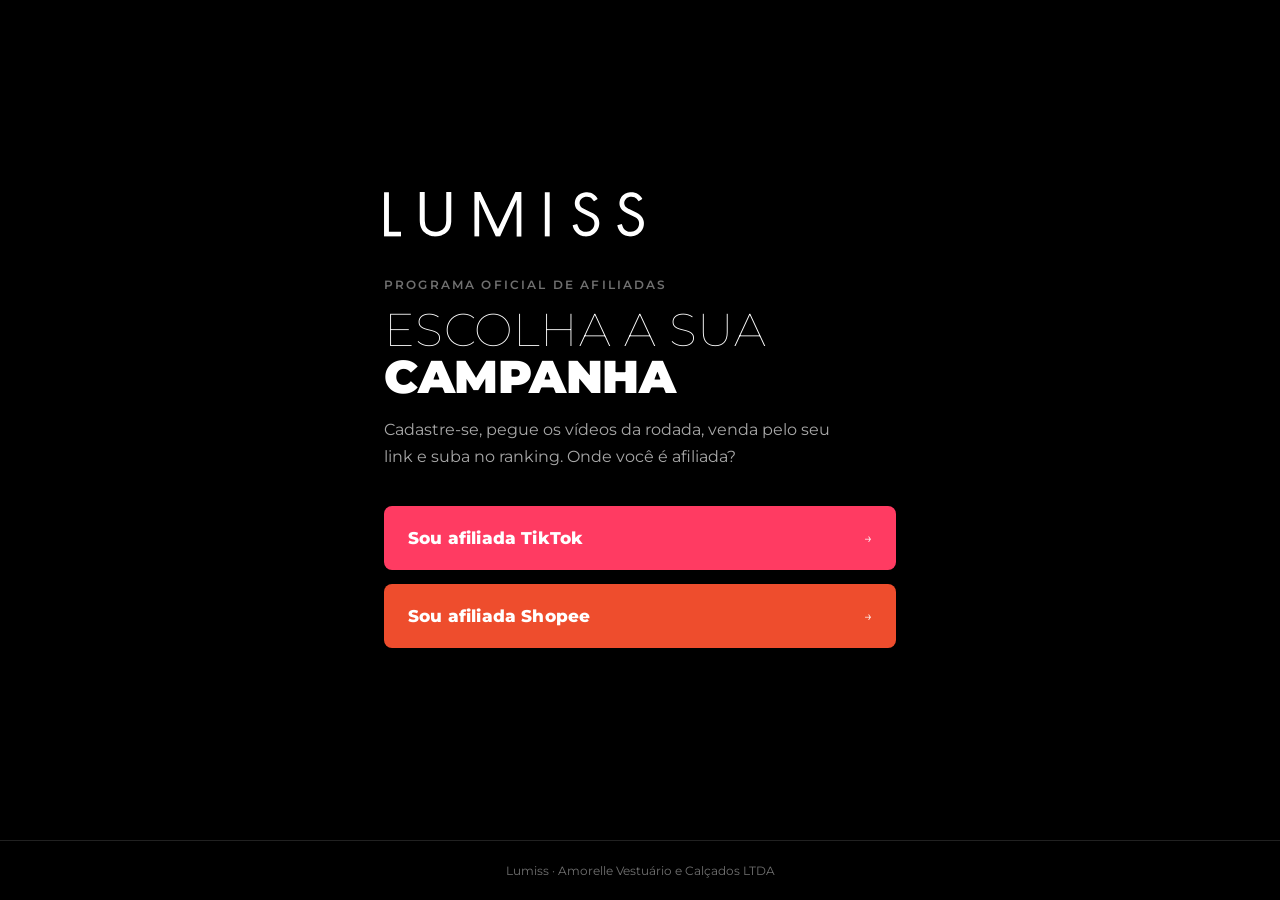
<file: index.html>
<!DOCTYPE html>
<html lang="pt-BR">
<head>
<meta charset="UTF-8">
<meta name="viewport" content="width=device-width, initial-scale=1.0">
<title>Lumiss · Programa de Afiliadas</title>
<meta name="theme-color" content="#000000">
<meta name="description" content="Programa oficial de afiliadas Lumiss: escolha a sua campanha — TikTok ou Shopee.">
<link rel="icon" type="image/png" href="[data-uri]">
<script>
  /* Link antigo do site do TikTok (ex.: afiliados.lumiss.com.br/#cadastro ou /?debug=1): vai para /tiktok/ com o mesmo pedaço. */
  if (location.hash || location.search) location.replace('/tiktok/' + location.search + location.hash);
</script>
<link rel="preconnect" href="https://fonts.googleapis.com">
<link rel="preconnect" href="https://fonts.gstatic.com" crossorigin>
<link href="https://fonts.googleapis.com/css2?family=Montserrat:wght@100..900&display=swap" rel="stylesheet">
<style>
  /* A ESCOLHA (01/11/2026): a raiz de afiliados.lumiss.com.br leva para o site de cada campanha. O mesmo visual dos dois sites:
     preto, Montserrat, a logo; cada botão na cor do seu site (o rosa do TikTok, o laranja da Shopee). */
  :root{
    color-scheme:dark;
    --bg:#000;
    --line:rgba(255,255,255,.13);
    --line-strong:rgba(255,255,255,.28);
    --ink:#fff;
    --ink-dim:rgba(255,255,255,.66);
    --ink-faint:rgba(255,255,255,.44);
    --tiktok:#ff3b62;
    --tiktok-hover:#ff5578;
    --shopee:#EE4D2D;
    --shopee-hover:#F2694C;
    --font:'Montserrat',system-ui,-apple-system,'Segoe UI',Roboto,sans-serif;
  }
  *{box-sizing:border-box;}
  html,body{height:100%;}
  body{
    margin:0;background:var(--bg);color:var(--ink);font-family:var(--font);
    -webkit-font-smoothing:antialiased;-moz-osx-font-smoothing:grayscale;
    display:flex;flex-direction:column;
  }
  main{
    flex:1;display:flex;flex-direction:column;justify-content:center;
    width:100%;max-width:560px;margin:0 auto;padding:48px 24px;
  }
  .logo{display:block;width:min(260px,70vw);height:auto;fill:currentColor;color:var(--ink);margin:0 0 40px;}
  .eyebrow{font-size:12px;font-weight:600;letter-spacing:.18em;text-transform:uppercase;color:var(--ink-faint);margin:0 0 14px;}
  h1{
    font-size:clamp(30px,8vw,46px);font-weight:100;text-transform:uppercase;line-height:1.04;
    letter-spacing:.01em;margin:0 0 16px;
  }
  h1 b{font-weight:900;letter-spacing:-.01em;}
  .lead{font-size:16px;line-height:1.65;color:var(--ink-dim);margin:0 0 36px;max-width:42ch;}
  .escolhas{display:grid;gap:14px;}
  .btn{
    display:flex;align-items:center;justify-content:space-between;gap:12px;
    color:#fff;text-decoration:none;font-weight:800;font-size:17px;letter-spacing:.01em;
    padding:22px 24px;border-radius:8px;
    transition:transform .15s ease, background .15s ease;
  }
  .btn span{font-weight:400;font-size:14px;opacity:.9;}
  .btn:hover{transform:translateY(-1px);}
  .btn:focus-visible{outline:2px solid var(--ink);outline-offset:3px;}
  .btn.tiktok{background:var(--tiktok);}
  .btn.tiktok:hover{background:var(--tiktok-hover);}
  .btn.shopee{background:var(--shopee);}
  .btn.shopee:hover{background:var(--shopee-hover);}
  footer{
    border-top:1px solid var(--line);padding:22px 24px;text-align:center;
    font-size:12px;color:var(--ink-faint);
  }
  @media (prefers-reduced-motion: reduce){ .btn{transition:none;} .btn:hover{transform:none;} }
</style>
</head>
<body>
<svg width="0" height="0" style="position:absolute" aria-hidden="true" focusable="false"><symbol id="lumiss-logo" viewBox="0 0 1000 171.8"><path d="M528.4 171.7 L510.5 171.7 L510.3 171.5 L510.1 30.2 L446.5 170.8 L446.2 171.0 L430.0 170.9 L366.1 30.2 L366.0 171.0 L347.8 171.2 L347.7 0.1 L370.9 0.1 L438.5 142.3 L505.2 0.1 L528.4 0.0 L528.4 171.7ZM198.5 171.3 L194.1 171.2 L189.1 170.7 L184.7 169.9 L179.8 168.6 L175.2 167.0 L170.4 164.9 L162.0 160.2 L159.0 158.1 L155.3 155.1 L152.6 152.5 L149.3 148.7 L146.7 145.0 L144.7 141.8 L142.8 137.7 L141.2 133.8 L139.5 127.9 L138.4 122.4 L137.8 116.7 L137.4 108.8 L137.4 0.3 L156.5 0.4 L156.7 107.0 L157.0 112.9 L157.8 119.3 L159.0 126.6 L160.1 130.7 L162.1 134.7 L165.5 139.3 L169.6 143.1 L174.2 146.4 L179.1 149.0 L184.7 151.1 L190.5 152.4 L196.4 152.9 L202.0 152.8 L208.5 151.7 L214.1 150.0 L220.1 147.3 L225.4 143.9 L229.8 139.9 L233.3 135.5 L235.6 130.9 L237.0 126.6 L238.1 121.8 L238.7 116.4 L239.3 108.3 L239.4 0.4 L258.6 0.4 L258.8 2.0 L258.8 25.9 L258.6 112.1 L258.1 118.4 L257.3 123.7 L256.1 129.3 L254.6 134.6 L253.0 138.5 L251.2 142.1 L248.8 145.9 L246.7 148.8 L244.2 151.7 L241.2 154.7 L237.4 157.9 L234.0 160.2 L229.8 162.7 L225.4 164.9 L220.4 167.0 L216.1 168.5 L211.8 169.6 L207.1 170.5 L198.5 171.3ZM65.3 171.1 L-0.1 171.0 L0.0 0.8 L18.8 0.9 L18.8 153.4 L65.3 153.4 L65.3 171.1ZM637.3 171.0 L618.5 171.0 L618.6 0.9 L637.2 0.9 L637.3 1.0 L637.3 171.0ZM950.5 170.8 L945.4 170.8 L941.3 170.5 L936.4 169.7 L932.3 168.7 L928.1 167.3 L924.1 165.4 L920.2 163.2 L916.0 160.2 L912.7 157.4 L909.4 153.9 L906.4 150.0 L904.2 146.5 L902.0 142.1 L900.4 138.5 L898.8 133.9 L897.3 128.3 L914.8 123.4 L917.8 132.1 L919.7 136.5 L922.7 141.4 L926.2 145.2 L930.2 148.5 L934.9 151.0 L940.3 152.6 L945.0 153.3 L949.8 153.3 L956.0 152.4 L960.8 150.9 L965.9 148.5 L969.3 146.1 L973.0 142.7 L976.4 138.1 L978.5 134.0 L979.8 130.4 L980.8 125.8 L981.3 121.5 L981.1 117.5 L980.3 113.4 L979.3 110.4 L977.3 106.7 L975.1 103.9 L971.3 100.3 L966.4 97.2 L934.7 81.3 L926.2 76.6 L919.4 72.1 L915.1 68.2 L913.0 65.7 L911.0 62.8 L908.1 57.1 L906.4 51.1 L905.8 46.1 L905.8 40.9 L906.1 37.2 L907.2 32.3 L908.5 28.2 L910.5 23.8 L912.9 19.6 L916.2 15.4 L919.1 12.5 L923.2 9.4 L926.8 7.1 L931.8 4.8 L936.5 3.1 L942.0 1.8 L946.6 1.1 L951.8 0.9 L957.9 1.3 L965.1 2.7 L971.3 4.9 L976.2 7.5 L981.6 11.4 L986.7 16.3 L991.3 22.3 L993.3 25.7 L993.6 26.7 L979.5 35.7 L970.8 25.2 L967.6 22.7 L963.5 20.6 L957.9 18.9 L952.3 18.2 L946.2 18.6 L940.6 20.1 L935.7 22.4 L932.2 25.1 L929.1 28.4 L926.5 32.5 L924.8 37.0 L924.0 41.5 L924.2 45.6 L925.4 50.3 L927.1 53.7 L929.2 56.6 L931.8 59.1 L934.5 61.0 L939.6 64.0 L945.1 66.8 L972.4 79.8 L980.3 84.6 L985.9 89.2 L988.8 92.2 L991.8 96.0 L994.5 100.3 L996.5 104.4 L998.0 108.3 L999.1 112.9 L999.8 117.3 L999.9 122.6 L999.5 127.5 L998.7 131.7 L997.4 136.1 L995.7 140.3 L993.4 144.9 L990.8 148.9 L987.8 152.7 L984.7 155.9 L981.2 159.0 L977.0 162.1 L972.8 164.5 L969.0 166.3 L963.8 168.3 L959.9 169.4 L955.2 170.3 L950.5 170.8ZM779.7 171.0 L774.0 171.1 L769.8 170.7 L765.4 169.9 L761.0 168.7 L757.1 167.2 L752.9 165.3 L748.1 162.4 L744.6 159.8 L741.3 157.0 L737.7 153.3 L734.8 149.5 L732.5 146.1 L729.9 141.2 L728.2 137.3 L726.8 133.1 L725.6 128.3 L743.1 123.3 L744.7 128.2 L748.9 137.8 L750.9 141.2 L754.1 144.9 L758.6 148.4 L763.7 151.1 L768.6 152.6 L774.4 153.4 L779.6 153.3 L784.8 152.4 L789.7 150.8 L793.8 148.7 L798.1 145.6 L801.6 142.1 L804.5 138.2 L806.5 134.3 L808.0 130.5 L808.9 126.6 L809.4 121.8 L809.3 118.2 L808.6 114.2 L807.6 110.8 L805.8 107.1 L803.7 104.3 L799.7 100.4 L795.4 97.6 L762.2 80.9 L754.0 76.3 L747.8 72.3 L743.0 67.8 L739.3 63.0 L736.6 57.6 L735.4 54.2 L734.6 51.0 L734.0 45.6 L734.0 41.4 L734.5 36.6 L735.5 31.9 L737.1 27.3 L739.2 22.9 L741.8 18.7 L744.8 15.0 L748.0 12.0 L751.6 9.2 L755.8 6.7 L761.0 4.4 L766.3 2.7 L771.0 1.7 L776.7 1.0 L781.4 1.0 L787.7 1.5 L794.4 3.1 L799.8 5.2 L805.6 8.3 L810.9 12.4 L814.9 16.3 L818.8 21.4 L821.9 26.7 L807.8 35.7 L798.8 25.0 L795.7 22.6 L791.7 20.6 L786.5 19.0 L781.0 18.4 L774.9 18.6 L769.3 20.0 L764.8 21.9 L760.9 24.6 L757.9 27.8 L755.0 32.1 L753.0 37.0 L752.2 41.9 L752.5 46.3 L753.7 50.4 L755.2 53.6 L757.3 56.4 L760.1 59.2 L763.0 61.3 L768.6 64.5 L791.4 75.6 L804.0 82.1 L811.2 86.5 L816.0 90.4 L819.0 93.5 L821.3 96.7 L823.5 100.5 L825.1 104.0 L826.4 108.0 L827.3 112.1 L828.0 117.5 L828.1 121.2 L827.7 126.3 L826.9 130.9 L825.7 135.4 L824.1 139.8 L822.0 144.1 L819.7 147.8 L816.8 151.8 L814.0 155.0 L810.2 158.5 L806.5 161.4 L801.8 164.4 L798.0 166.4 L794.2 167.9 L789.3 169.5 L784.3 170.5 L779.7 171.0Z"/></symbol></svg>
<main>
  <svg class="logo" viewBox="0 0 1000 171.8" role="img" aria-label="Lumiss"><use href="#lumiss-logo"/></svg>
  <p class="eyebrow">Programa oficial de afiliadas</p>
  <h1>Escolha a sua <b>campanha</b></h1>
  <p class="lead">Cadastre-se, pegue os vídeos da rodada, venda pelo seu link e suba no ranking. Onde você é afiliada?</p>
  <nav class="escolhas" aria-label="Campanhas">
    <a class="btn tiktok" href="/tiktok/">Sou afiliada TikTok <span>→</span></a>
    <a class="btn shopee" href="/shopee/">Sou afiliada Shopee <span>→</span></a>
  </nav>
</main>
<footer>Lumiss · Amorelle Vestuário e Calçados LTDA</footer>
</body>
</html>
</file>
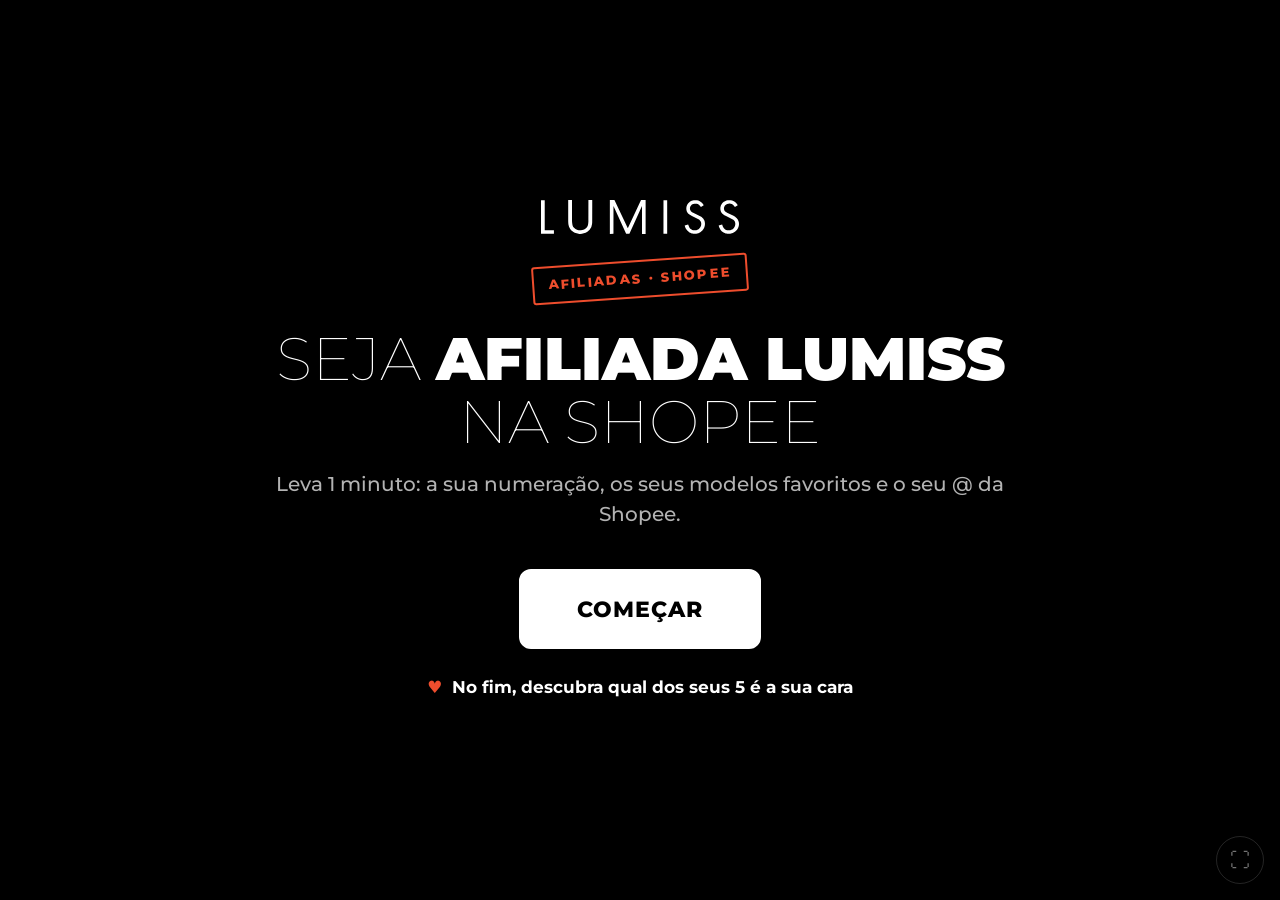
<file: match/index.html>
<!doctype html>
<html lang="pt-BR">
<head>
<meta charset="utf-8">
<meta name="viewport" content="width=device-width, initial-scale=1, viewport-fit=cover">
<title>LUMISS · Afiliadas Shopee</title>
<meta name="description" content="Cadastro de afiliadas LUMISS na Shopee — estande do evento.">
<meta name="robots" content="noindex">
<meta name="theme-color" content="#000000">
<meta name="format-detection" content="telephone=no">
<meta name="apple-mobile-web-app-capable" content="yes">
<meta name="mobile-web-app-capable" content="yes">
<meta name="apple-mobile-web-app-title" content="LUMISS">
<link rel="manifest" href="manifest.webmanifest">
<link rel="icon" type="image/png" href="../favicon.png">
<link rel="apple-touch-icon" href="icons/icon-180.png">
<link rel="preconnect" href="https://fonts.googleapis.com">
<link rel="preconnect" href="https://fonts.gstatic.com" crossorigin>
<link rel="stylesheet" href="https://fonts.googleapis.com/css2?family=Montserrat:wght@100..900&display=swap">
<link rel="stylesheet" href="styles.css">
<script src="config.js"></script>
<script src="/comum/cadastro.js"></script>
<script src="app.js" defer></script>
</head>
<body>
<main id="app">

  <!-- Início: a tela parada entre uma afiliada e outra -->
  <section class="tela tela-inicio" id="tela-inicio">
    <div class="inicio-conteudo">
      <img class="logo logo-grande" src="logo.svg" alt="LUMISS">
      <p class="carimbo">Afiliadas · Shopee</p>
      <h1 class="inicio-titulo">Seja <b>afiliada LUMISS</b> na Shopee</h1>
      <p class="inicio-sub">Leva 1 minuto: a sua numeração, os seus modelos favoritos e o seu @ da Shopee.</p>
      <button type="button" class="botao botao-grande botao-respira" id="botao-comecar">Começar</button>
      <p class="inicio-brincadeira">No fim, descubra qual dos seus 5 é a sua cara</p>
    </div>
    <button type="button" class="botao-telacheia" id="botao-telacheia" title="Tela cheia" aria-label="Tela cheia">⛶</button>
  </section>

  <form id="formulario" novalidate autocomplete="off">
    <input type="text" name="empresa" class="pote" tabindex="-1" autocomplete="off" aria-hidden="true">

    <!-- Passo 1: a numeração -->
    <section class="tela passo" id="passo-1" hidden>
      <header class="passo-topo">
        <img class="logo" src="logo.svg" alt="LUMISS">
        <div class="progresso" aria-hidden="true"><span style="width:33%"></span></div>
        <p class="passo-contador">Passo 1 de 3</p>
        <h2 class="passo-titulo" tabindex="-1">Qual é a sua numeração?</h2>
      </header>
      <div class="passo-corpo">
        <fieldset class="campo" data-campo="numero">
          <legend class="visualmente-oculto">Numeração</legend>
          <div class="chips chips-numero" id="lista-numeros"></div>
          <p class="erro" data-erro="numero" hidden></p>
        </fieldset>
      </div>
      <footer class="passo-rodape">
        <button type="button" class="botao botao-secundario" data-voltar>Voltar</button>
        <button type="button" class="botao" data-avancar>Continuar</button>
      </footer>
    </section>

    <!-- Passo 2: os 5 favoritos -->
    <section class="tela passo" id="passo-2" hidden>
      <header class="passo-topo">
        <img class="logo" src="logo.svg" alt="LUMISS">
        <div class="progresso" aria-hidden="true"><span style="width:66%"></span></div>
        <p class="passo-contador">Passo 2 de 3</p>
        <h2 class="passo-titulo" tabindex="-1">Marque os 5 modelos com a sua cara <span class="contador" id="contador-favoritos">0 de 5</span></h2>
      </header>
      <div class="passo-corpo">
        <fieldset class="campo" data-campo="favoritos">
          <legend class="visualmente-oculto">Os 5 modelos favoritos</legend>
          <div class="produtos" id="lista-produtos"></div>
          <p class="erro" data-erro="favoritos" hidden></p>
        </fieldset>
      </div>
      <footer class="passo-rodape">
        <button type="button" class="botao botao-secundario" data-voltar>Voltar</button>
        <button type="button" class="botao" data-avancar>Continuar</button>
      </footer>
    </section>

    <!-- Passo 3: o cadastro -->
    <section class="tela passo" id="passo-3" hidden>
      <header class="passo-topo">
        <img class="logo" src="logo.svg" alt="LUMISS">
        <div class="progresso" aria-hidden="true"><span style="width:100%"></span></div>
        <p class="passo-contador">Passo 3 de 3</p>
        <h2 class="passo-titulo" tabindex="-1">Quem é você na Shopee</h2>
      </header>
      <div class="passo-corpo passo-corpo-cadastro">
        <div class="coluna">
          <div class="campo" data-campo="nome">
            <label for="f-nome">Seu nome</label>
            <input id="f-nome" name="nome" type="text" autocomplete="off" autocapitalize="words" enterkeyhint="next" maxlength="120">
            <p class="erro" data-erro="nome" hidden></p>
          </div>
          <div class="campo" data-campo="perfil">
            <label for="f-perfil">Seu @ da Shopee</label>
            <div class="entrada-arroba">
              <span aria-hidden="true">@</span>
              <input id="f-perfil" name="perfil" type="text" autocomplete="off" autocapitalize="none" autocorrect="off" spellcheck="false" enterkeyhint="next" maxlength="80">
            </div>
            <p class="erro" data-erro="perfil" hidden></p>
          </div>
        </div>
        <div class="coluna">
          <fieldset class="campo" data-campo="formato">
            <legend>Você faz mais live ou vídeo?</legend>
            <div class="formatos">
              <label class="formato"><input type="radio" name="formato" value="live"><span>Live</span></label>
              <label class="formato"><input type="radio" name="formato" value="video"><span>Vídeo</span></label>
              <label class="formato"><input type="radio" name="formato" value="ambos"><span>Os dois</span></label>
            </div>
            <p class="erro" data-erro="formato" hidden></p>
          </fieldset>
          <div class="campo" data-campo="aceite">
            <label class="caixa">
              <input type="checkbox" name="aceite" id="f-aceite">
              <span>Aceito o <button type="button" class="link" id="abrir-regulamento">regulamento</button> e autorizo a LUMISS a guardar o meu nome, o meu @ da Shopee, o meu formato, a minha numeração e os meus 5 modelos favoritos para a parceria de afiliadas. Tenho 18 anos ou mais.</span>
            </label>
            <p class="erro" data-erro="aceite" hidden></p>
          </div>
        </div>
      </div>
      <footer class="passo-rodape">
        <button type="button" class="botao botao-secundario" data-voltar>Voltar</button>
        <button type="submit" class="botao" id="botao-enviar">Enviar cadastro</button>
      </footer>
    </section>
  </form>

  <!-- Final: o recebido e a brincadeira -->
  <section class="tela tela-final" id="tela-final" hidden>
    <!-- O status do envio: uma linha pequena no canto, sem disputar atenção -->
    <p class="final-envio" id="final-envio" role="status" aria-live="polite"></p>
    <div class="final-cartao">
      <!-- 1. o recebido (com confete), antes da 1ª pergunta -->
      <div class="recebido" id="recebido">
        <img class="logo logo-grande" src="logo.svg" alt="LUMISS">
        <h2 class="final-titulo" id="final-titulo" tabindex="-1">Cadastro recebido!</h2>
      </div>

      <!-- 2. as 3 perguntas, uma de cada vez (obrigatórias: sem botão de sair) -->
      <div class="jogo" id="jogo" hidden>
        <p class="jogo-chamada">Qual dos seus 5 favoritos <b>é a sua cara?</b></p>
        <p class="jogo-contador" id="jogo-contador"></p>
        <div class="jogo-quadro" id="jogo-quadro">
          <p class="jogo-pergunta" id="jogo-pergunta"></p>
          <div class="jogo-opcoes" id="jogo-opcoes"></div>
        </div>
      </div>

      <!-- 3. o par revelado (o cartão que vira, com confete), e só então a próxima afiliada -->
      <div class="resultado" id="resultado" hidden>
        <div class="resultado-foto" id="resultado-foto"></div>
        <div class="resultado-texto">
          <p class="rotulo">O seu estilo</p>
          <p class="resultado-estilo" id="resultado-estilo"></p>
          <p class="resultado-frase" id="resultado-frase"></p>
          <p class="resultado-modelo" id="resultado-modelo"></p>
        </div>
      </div>

      <div class="final-acoes" id="final-acoes" hidden>
        <button type="button" class="botao botao-grande" id="botao-proxima">Próxima afiliada</button>
        <p class="final-contagem" id="final-contagem"></p>
      </div>
    </div>
  </section>
  <canvas class="confete" id="confete" aria-hidden="true"></canvas>
</main>

<div class="sobreposicao" id="aviso-inatividade" hidden>
  <div class="sobreposicao-caixa" role="alertdialog" aria-labelledby="inatividade-titulo">
    <h2 id="inatividade-titulo">Ainda está aí?</h2>
    <p>A tela recomeça em <strong id="inatividade-segundos">15</strong> segundos para proteger os seus dados.</p>
    <div class="sobreposicao-botoes">
      <button type="button" class="botao botao-secundario" id="botao-recomecar">Recomeçar</button>
      <button type="button" class="botao" id="botao-continuar">Continuar</button>
    </div>
  </div>
</div>

<div class="sobreposicao" id="regulamento" hidden>
  <div class="sobreposicao-caixa regulamento" role="dialog" aria-labelledby="regulamento-titulo">
    <h2 id="regulamento-titulo">Regulamento</h2>
    <div class="regulamento-texto">
      <p><b>1. Quem organiza.</b> LUMISS (Amorelle Vestuário e Calçados LTDA — CNPJ 31.205.194/0001-95), no estande do evento da Shopee.</p>
      <p><b>2. O cadastro.</b> Para participar da parceria de afiliadas da LUMISS na Shopee, a afiliada informa: o nome, o @ da Shopee, o formato em que cria (live, vídeo ou os dois), a numeração e os 5 modelos favoritos entre os 20 do estande. Nada além disso é pedido.</p>
      <p><b>3. Para que servem os dados.</b> O nome e o @ servem para a LUMISS identificar a afiliada na Shopee e organizar a parceria. O formato, a numeração e os modelos favoritos são uma pesquisa interna, para a LUMISS conhecer o gosto das criadoras.</p>
      <p><b>4. A brincadeira.</b> Depois do cadastro, três perguntas mostram qual dos 5 favoritos combina com a afiliada. É só diversão: as respostas não são guardadas nem enviadas, e não valem prêmio.</p>
      <p><b>5. Sem sorteio.</b> Não há sorteio, roleta nem prêmio por sorte neste cadastro.</p>
      <p><b>6. Os dados (LGPD).</b> Os dados ficam guardados com segurança pela LUMISS, não são vendidos nem cedidos a terceiros, e a afiliada pode pedir a exclusão a qualquer momento pelos canais oficiais da LUMISS (Lei nº 13.709/2018).</p>
      <p><b>7. Idade.</b> O cadastro é para maiores de 18 anos.</p>
    </div>
    <div class="sobreposicao-botoes">
      <button type="button" class="botao" id="fechar-regulamento">Fechar</button>
    </div>
  </div>
</div>

<div class="aviso" id="aviso" role="status" aria-live="polite" hidden></div>
</body>
</html>
</file>
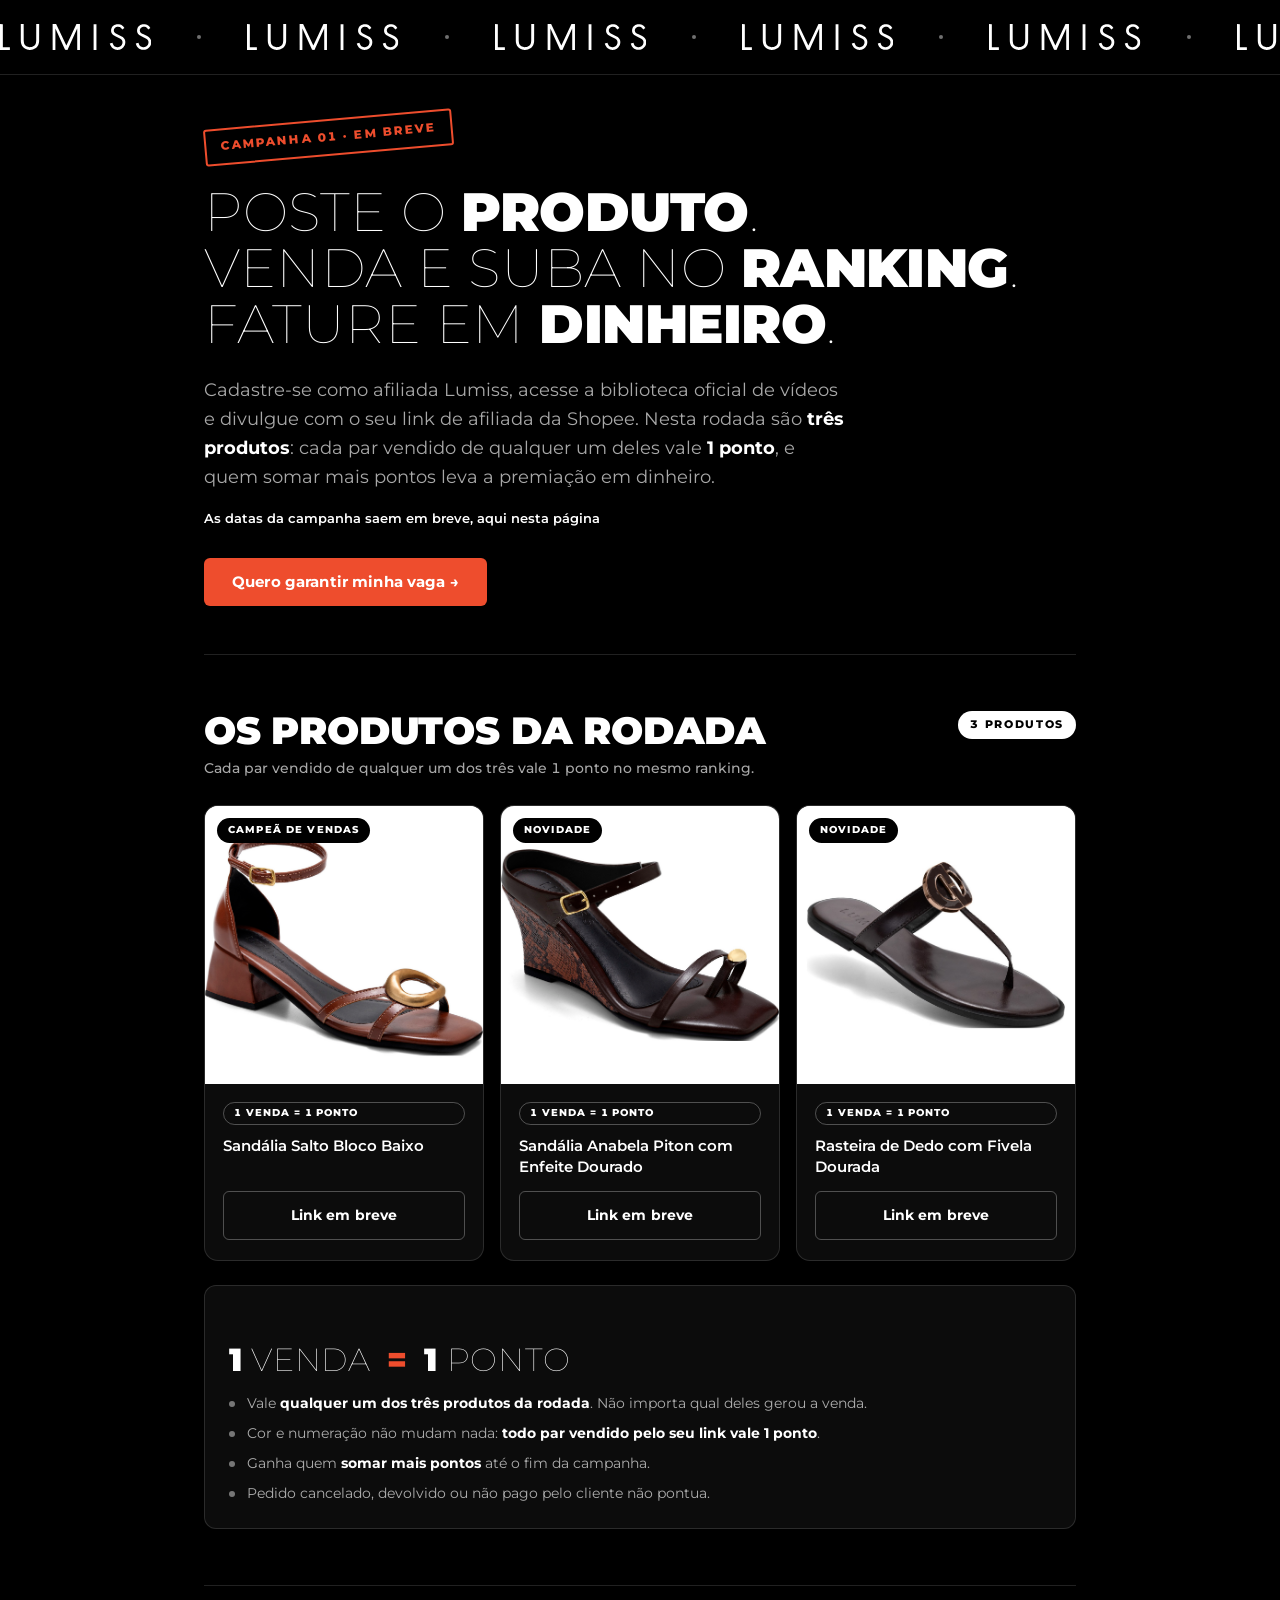
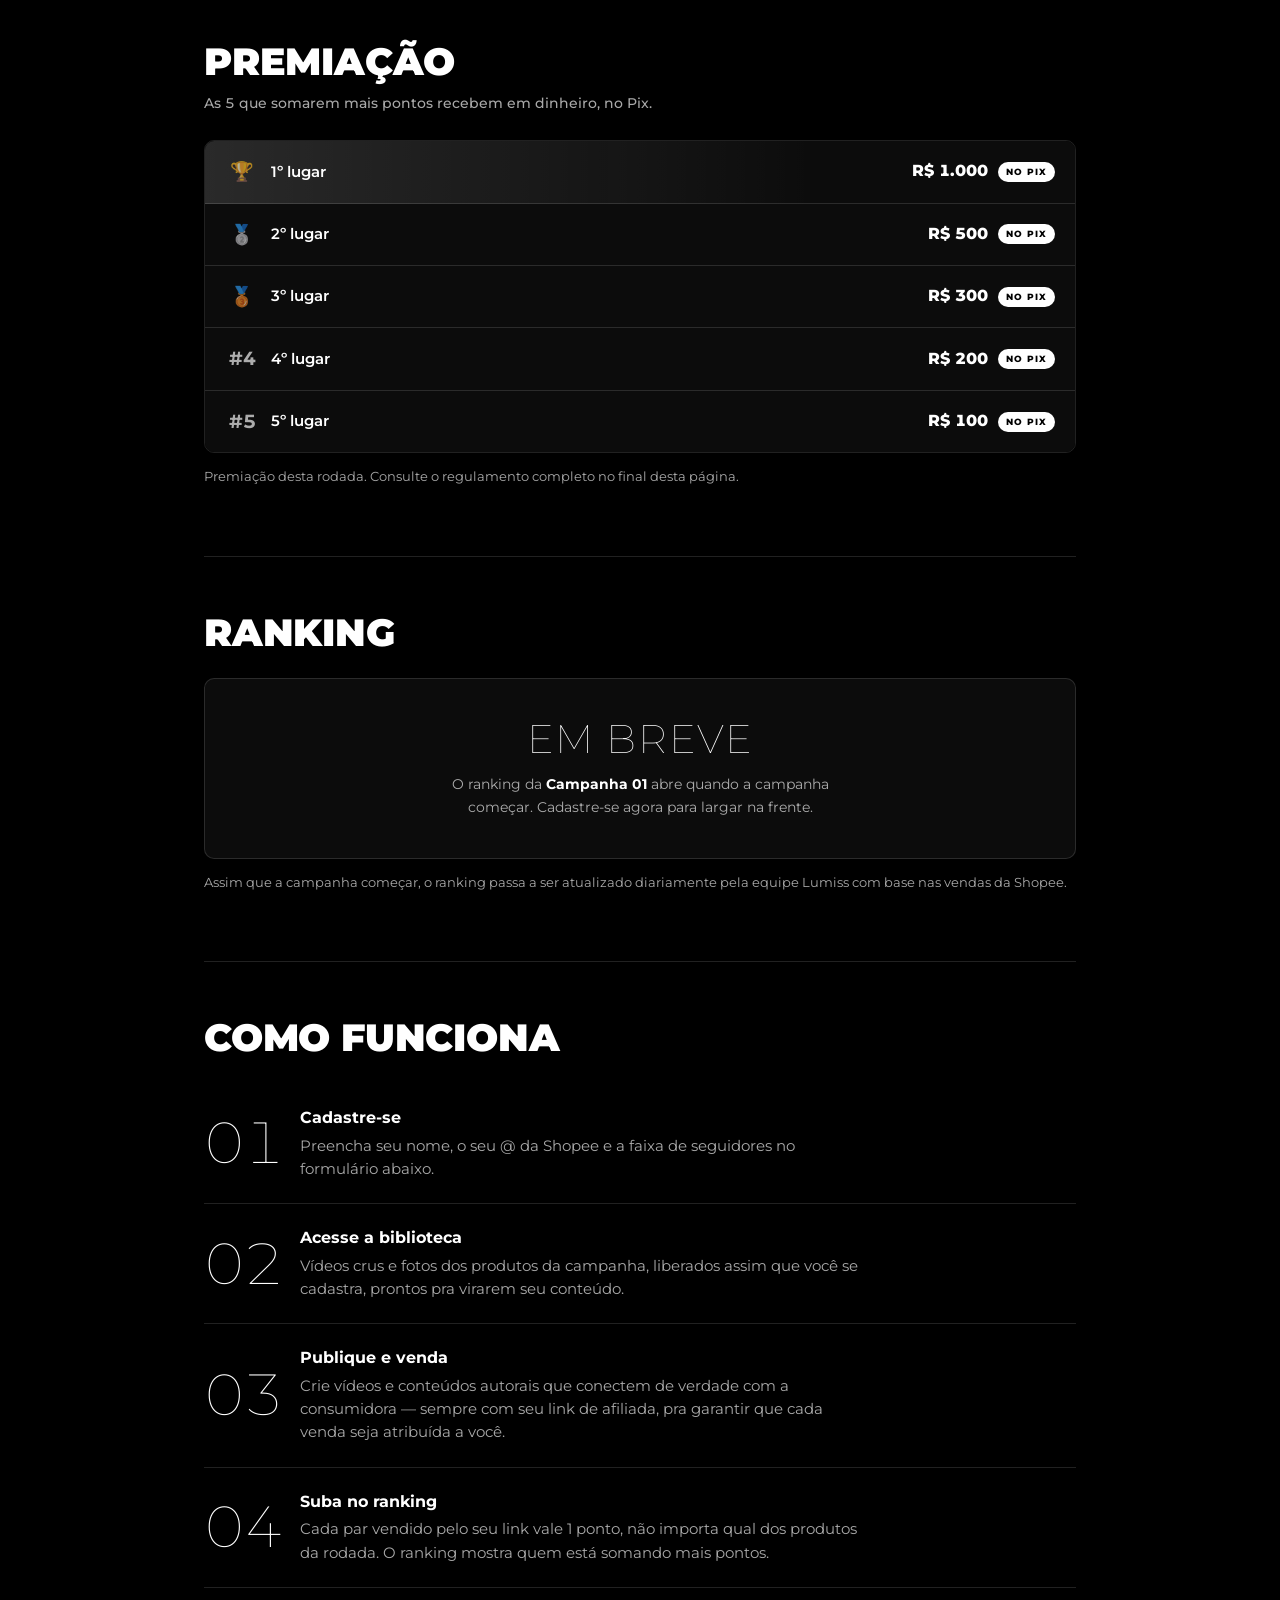
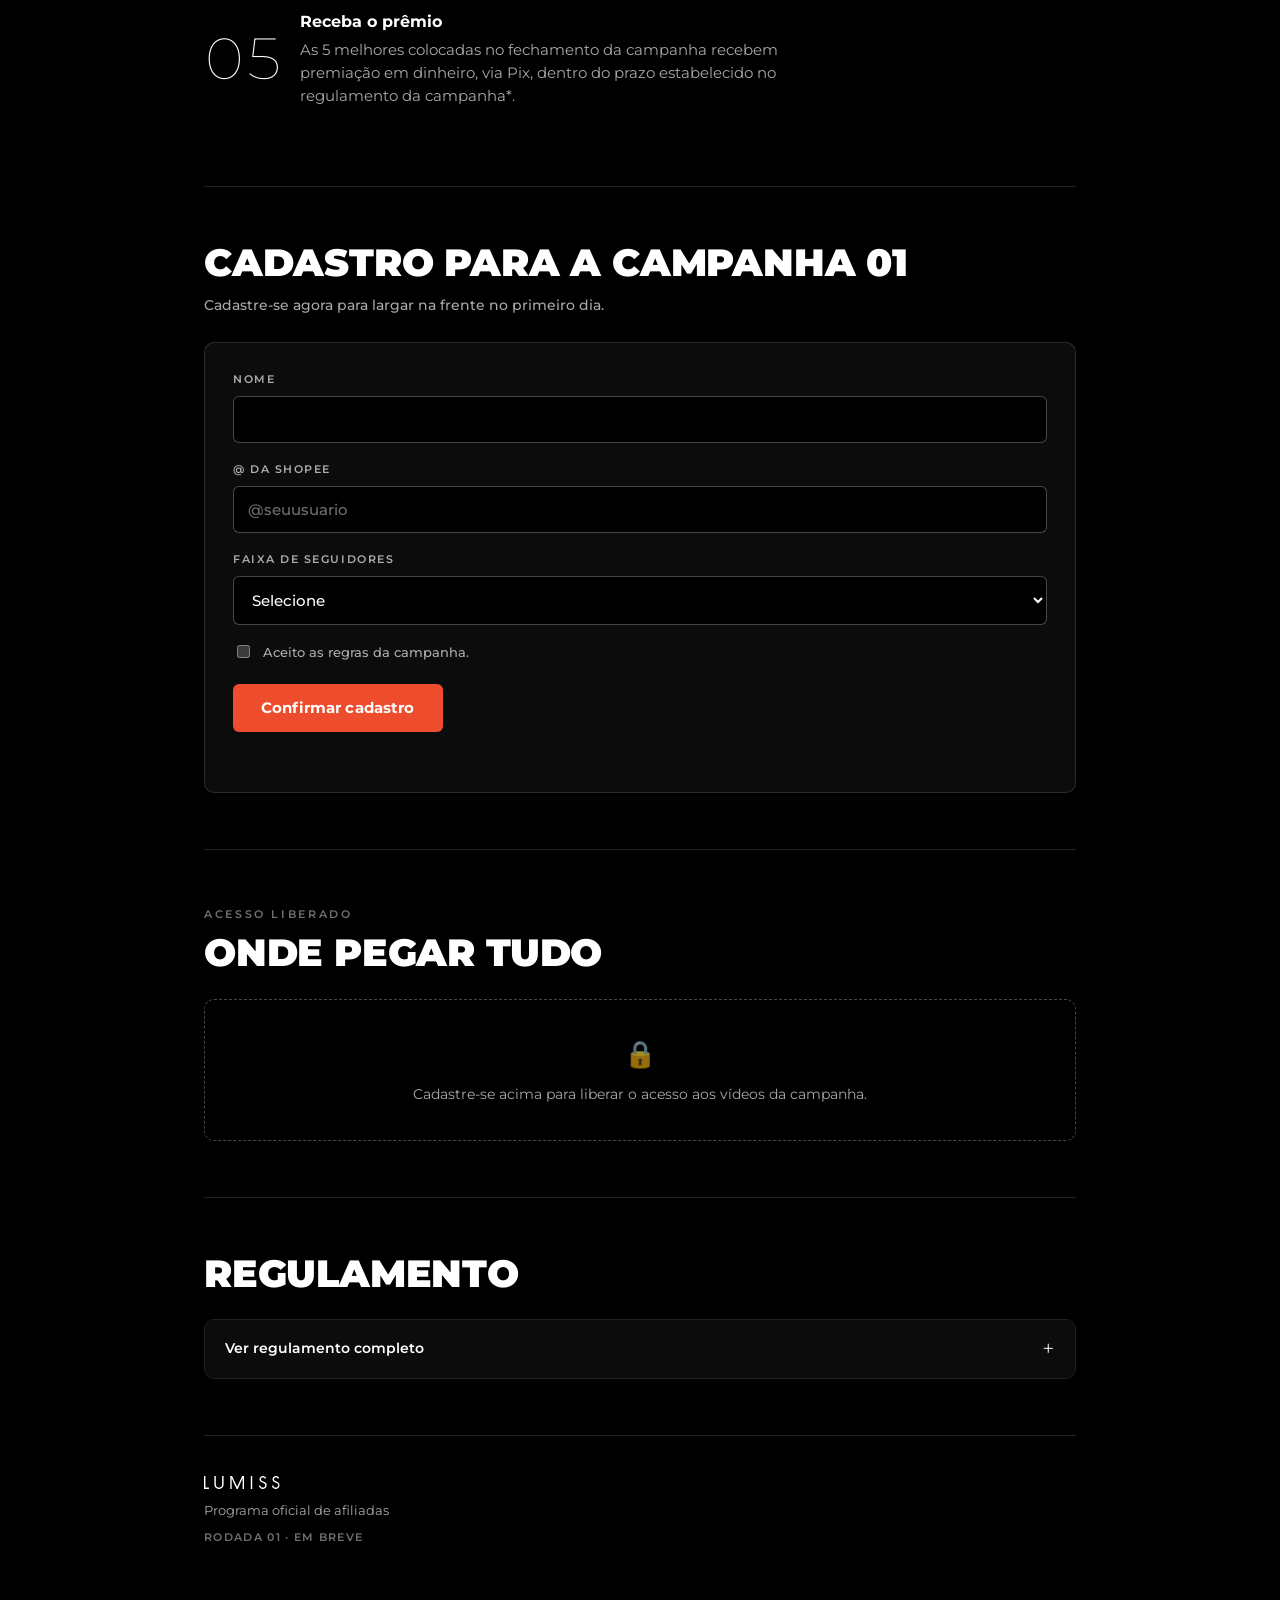
<file: shopee/index.html>
<!DOCTYPE html>
<html lang="pt-BR">
<head>
<meta charset="UTF-8">
<meta name="viewport" content="width=device-width, initial-scale=1.0">
<title>Lumiss · Campanha de Afiliadas Shopee</title>
<meta name="theme-color" content="#000000">
<link rel="icon" type="image/png" href="[data-uri]">
<link rel="preconnect" href="https://fonts.googleapis.com">
<link rel="preconnect" href="https://fonts.gstatic.com" crossorigin>
<link href="https://fonts.googleapis.com/css2?family=Montserrat:wght@100..900&display=swap" rel="stylesheet">
<style>
  /* =========================================================
     IDENTIDADE LUMISS — preto no branco, o laranja da Shopee só nos botões
     ========================================================= */
  :root{
    color-scheme:dark;
    --bg:#000;
    --surface:#0c0c0c;
    --line:rgba(255,255,255,.13);
    --line-strong:rgba(255,255,255,.28);
    --ink:#fff;
    --ink-dim:rgba(255,255,255,.66);
    --ink-faint:rgba(255,255,255,.44);
    --accent:#EE4D2D;          /* laranja da Shopee: botões e carimbo */
    --accent-hover:#F2694C;
    /* destaque da premiação (badges, pódio, 1º lugar).
       para voltar ao dourado: --prize:#d9b36c; --prize-rgb:217,179,108; */
    --prize:#fff;
    --prize-rgb:255,255,255;
    --on-prize:#000;
    --ok:#5fd18a;
    --font:'Montserrat',system-ui,-apple-system,'Segoe UI',Roboto,sans-serif;
  }
  *{box-sizing:border-box;}
  html{scroll-behavior:smooth;-webkit-text-size-adjust:100%;}
  body{
    margin:0;
    background:var(--bg);
    color:var(--ink);
    font-family:var(--font);
    font-weight:400;
    line-height:1.55;
    -webkit-font-smoothing:antialiased;
    -moz-osx-font-smoothing:grayscale;
  }
  .wrap{max-width:920px;margin:0 auto;padding:0 24px;}
  .mono{font-variant-numeric:tabular-nums;}
  .display{font-family:var(--font);text-transform:uppercase;line-height:1.04;}
  .sr-only{position:absolute;width:1px;height:1px;overflow:hidden;clip:rect(0,0,0,0);}

  /* ---------- faixa animada com a logo ---------- */
  .marquee-wrap{
    --mq-h:26px; --mq-gap:46px; --mq-speed:40s;
    overflow:hidden;background:var(--bg);
    border-bottom:1px solid var(--line);
    padding:24px 0;
  }
  .marquee-track{
    display:flex;align-items:center;width:max-content;
    animation:marquee var(--mq-speed) linear infinite;
  }
  .mq-item{
    display:flex;align-items:center;flex-shrink:0;
    gap:var(--mq-gap);padding-right:var(--mq-gap);
  }
  .mq-logo{
    display:block;height:var(--mq-h);width:calc(var(--mq-h) * 5.8207);
    fill:currentColor;color:var(--ink);
  }
  .mq-dot{width:4px;height:4px;border-radius:50%;background:var(--ink-faint);flex-shrink:0;}
  @keyframes marquee{
    from{transform:translateX(-50%);}
    to{transform:translateX(0%);}
  }

  /* ---------- hero ---------- */
  .hero{padding:44px 0 48px;position:relative;}
  .stamp{
    display:inline-block;
    border:2.5px solid var(--accent);
    color:var(--accent);
    font-size:12px;font-weight:800;
    letter-spacing:.18em;text-transform:uppercase;
    padding:7px 14px;
    transform:rotate(-5deg);
    border-radius:3px;
    margin-bottom:28px;
  }
  h1.display{
    font-size:clamp(30px,5.6vw,54px);
    font-weight:100;letter-spacing:.01em;
    color:var(--ink);
    margin:0 0 24px;
  }
  h1.display b{font-weight:900;letter-spacing:-.01em;}
  .hero p.lead{
    font-size:clamp(15px,1.9vw,17.5px);
    color:var(--ink-dim);
    max-width:54ch;line-height:1.65;
    margin:0 0 16px;
  }
  .hero p.lead strong{color:var(--ink);font-weight:700;}
  .hero-dates{
    font-size:13px;font-weight:600;color:var(--ink);
    margin:0 0 30px;
  }
  .cta-row{display:flex;gap:16px;flex-wrap:wrap;align-items:center;}
  .counter{font-size:13px;color:var(--ink-dim);}
  .counter b{color:var(--ink);font-weight:800;}

  /* ---------- botões (laranja da Shopee) ---------- */
  .btn{
    display:inline-flex;align-items:center;justify-content:center;gap:8px;
    background:var(--accent);color:#fff;
    font-family:var(--font);font-weight:700;font-size:14.5px;letter-spacing:.01em;
    padding:15px 28px;border-radius:6px;border:none;
    text-decoration:none;cursor:pointer;
    transition:transform .15s ease, background .15s ease;
  }
  .btn:hover{transform:translateY(-1px);background:var(--accent-hover);}
  .btn:focus-visible{outline:2px solid var(--ink);outline-offset:3px;}
  .btn:disabled{opacity:.7;cursor:progress;transform:none;}
  .btn.ghost{background:transparent;border:1px solid var(--line-strong);color:var(--ink);}
  .btn.ghost:hover{background:rgba(255,255,255,.06);}

  /* ---------- estrutura das seções ---------- */
  section{padding:56px 0;border-top:1px solid var(--line);}
  .eyebrow{
    font-size:11px;font-weight:600;text-transform:uppercase;
    letter-spacing:.24em;color:var(--ink-faint);margin:0 0 10px;
  }
  h2.display{
    font-size:clamp(24px,4vw,38px);font-weight:900;letter-spacing:-.005em;
    color:var(--ink);margin:0 0 26px;
  }
  .section-dates{font-size:13.5px;font-weight:500;color:var(--ink-dim);margin:-14px 0 26px;line-height:1.55;}

  /* ---------- vitrine de produtos ---------- */
  .prod-head{
    display:flex;align-items:flex-start;justify-content:space-between;
    gap:14px;flex-wrap:wrap;margin-bottom:26px;
  }
  .prod-head h2{margin-bottom:8px;}
  .prod-head .section-dates{margin:0;}
  .pp-count{
    font-size:10.5px;font-weight:800;letter-spacing:.16em;text-transform:uppercase;
    color:var(--bg);background:var(--ink);
    padding:6px 12px;border-radius:999px;white-space:nowrap;
  }
  .showcase{display:grid;grid-template-columns:1fr 1fr;gap:20px;}
  .showcase.tres{grid-template-columns:repeat(3,1fr);gap:16px;}
  @media(max-width:700px){.showcase,.showcase.tres{grid-template-columns:1fr;gap:14px;}}
  .sc-card{
    position:relative;border-radius:14px;overflow:hidden;
    display:flex;flex-direction:column;
    border:1px solid var(--line);background:var(--surface);
    transition:transform .35s cubic-bezier(.2,.8,.3,1), border-color .35s ease, box-shadow .35s ease;
  }
  .sc-card:hover{
    transform:translateY(-5px);
    border-color:rgba(255,255,255,.5);
    box-shadow:0 22px 50px rgba(0,0,0,.7), 0 0 0 1px rgba(255,255,255,.12);
  }
  .sc-photo{position:relative;aspect-ratio:1/1;overflow:hidden;background:#fff;flex:none;}
  .sc-photo img{
    width:100%;height:100%;object-fit:contain;display:block;
    transition:transform .6s cubic-bezier(.2,.8,.3,1);
  }
  .sc-card:hover .sc-photo img{transform:scale(1.07);}
  .sc-shine{
    position:absolute;inset:0;pointer-events:none;
    background:linear-gradient(115deg, transparent 38%, rgba(255,255,255,.55) 50%, transparent 62%);
    transform:translateX(-120%);
  }
  .sc-card:hover .sc-shine{transition:transform .9s ease;transform:translateX(120%);}
  .sc-tag{
    position:absolute;top:12px;left:12px;z-index:2;
    font-size:9.5px;font-weight:800;letter-spacing:.12em;text-transform:uppercase;
    color:#fff;background:#000;
    padding:5px 11px;border-radius:999px;
  }
  .sc-body{padding:18px 18px 20px;display:flex;flex-direction:column;flex:1;}
  .sc-point{
    display:inline-block;margin:0 0 10px;padding:3px 10px;
    border:1px solid var(--line-strong);border-radius:999px;
    font-size:9.5px;font-weight:800;letter-spacing:.1em;text-transform:uppercase;color:var(--ink);
  }
  .sc-name{font-size:15px;font-weight:600;line-height:1.4;color:var(--ink);margin:0 0 14px;flex:1;}
  .sc-body .btn{width:100%;font-size:13.5px;padding:13px 16px;margin-top:auto;}
  .sc-plus{
    position:absolute;z-index:3;left:50%;top:50%;
    transform:translate(-50%,-50%);
    width:46px;height:46px;border-radius:50%;
    display:flex;align-items:center;justify-content:center;
    font-size:26px;font-weight:300;line-height:1;
    color:var(--bg);background:var(--ink);
    box-shadow:0 0 0 6px var(--bg);
  }
  @media(max-width:700px){.sc-plus{display:none;}}

  /* card de produto em segredo (entre campanhas) */
  .product-card{border:1px solid var(--line-strong);border-radius:12px;overflow:hidden;background:var(--surface);}
  .pm-art{
    position:relative;display:flex;align-items:center;justify-content:center;
    aspect-ratio:1/1;
    background:
      repeating-linear-gradient(45deg, rgba(255,255,255,.04) 0 12px, transparent 12px 24px),
      var(--bg);
  }
  .pm-num{font-size:150px;font-weight:100;line-height:1;color:var(--ink);opacity:.45;}
  .pm-q{
    position:absolute;font-size:80px;font-weight:900;
    color:var(--accent);animation:teaserPulse 2.2s ease-in-out infinite;
  }
  .pc-body{padding:16px;}
  .pc-round{
    font-size:10.5px;font-weight:700;text-transform:uppercase;letter-spacing:.16em;
    color:var(--ink-dim);margin:0 0 6px;
  }
  .product-card h4{margin:0 0 12px;font-size:15px;font-weight:700;line-height:1.3;color:var(--ink);}
  .pm-soon{
    text-align:center;border:1px dashed var(--line-strong);color:var(--ink);
    border-radius:8px;padding:9px;font-size:10.5px;font-weight:700;
    letter-spacing:.14em;text-transform:uppercase;
  }

  /* ---------- como pontua ---------- */
  .pontos-card{
    margin-top:24px;padding:24px;border-radius:12px;
    border:1px solid var(--line);background:var(--surface);
  }
  .pontos-eq{
    font-size:clamp(23px,3.6vw,32px);font-weight:100;line-height:1.1;
    text-transform:uppercase;letter-spacing:.02em;color:var(--ink);margin-bottom:16px;
  }
  .pontos-eq b{font-weight:900;}
  .pontos-eq i{font-style:normal;font-weight:900;color:var(--accent);margin:0 8px;}
  .pontos-list{margin:0;padding:0;list-style:none;display:grid;gap:9px;}
  .pontos-list li{position:relative;padding-left:18px;font-size:13.5px;line-height:1.55;color:var(--ink-dim);}
  .pontos-list li::before{content:'';position:absolute;left:0;top:8px;width:6px;height:6px;border-radius:50%;background:var(--ink-faint);}
  .pontos-list strong{color:var(--ink);font-weight:700;}

  /* ---------- premiação ---------- */
  .prize-list{border:1px solid var(--line);border-radius:10px;overflow:hidden;}
  .prize-row{
    display:flex;justify-content:space-between;align-items:center;gap:12px;
    padding:16px 20px;border-bottom:1px solid var(--line);
    background:var(--surface);
  }
  .prize-row:last-child{border-bottom:none;}
  .prize-row.gold{background:linear-gradient(90deg, rgba(var(--prize-rgb),.12), rgba(var(--prize-rgb),0) 70%), var(--surface);}
  .place{display:flex;align-items:center;gap:12px;}
  .place .rank{font-size:19px;font-weight:700;color:var(--ink-dim);min-width:34px;text-align:center;}
  .place .lbl{font-size:14.5px;font-weight:600;color:var(--ink);}
  .amount{font-size:16px;font-weight:800;color:var(--ink);font-variant-numeric:tabular-nums;}
  .amount-wrap{display:flex;align-items:center;gap:10px;}
  .pix-tag{
    font-size:9px;font-weight:800;letter-spacing:.12em;
    color:var(--on-prize);background:var(--prize);
    padding:3px 8px;border-radius:999px;
  }
  .prize-note{margin-top:14px;font-size:12.5px;color:var(--ink-dim);line-height:1.6;}
  .prize-note strong{color:var(--ink);}

  /* ---------- benefício ---------- */
  .bonus-card{
    display:flex;gap:16px;align-items:flex-start;
    padding:22px 24px;border-radius:10px;
    border:1px dashed rgba(var(--prize-rgb),.45);
    background:linear-gradient(90deg, rgba(var(--prize-rgb),.07), transparent);
  }
  .bonus-card .ic{font-size:24px;line-height:1;}
  .bonus-card h4{
    margin:0 0 6px;font-size:12px;font-weight:800;text-transform:uppercase;
    letter-spacing:.12em;color:var(--prize);
  }
  .bonus-card p{margin:0;font-size:14px;color:var(--ink-dim);line-height:1.6;}
  .bonus-card p strong{color:var(--ink);font-weight:700;}

  /* ---------- ranking ---------- */
  .ranking-wrap{position:relative;}
  .ranking-list{border:1px solid var(--line);border-radius:10px;overflow:hidden;background:var(--surface);}
  #confettiCanvas{
    position:absolute;inset:0;width:100%;height:100%;
    pointer-events:none;z-index:5;
  }
  .ranking-row{
    display:flex;justify-content:space-between;align-items:center;gap:14px;
    padding:14px 20px;border-bottom:1px solid var(--line);
    background:var(--surface);
    opacity:0;transform:translateY(14px);
    transition:opacity .5s ease, transform .5s cubic-bezier(.2,.8,.3,1);
  }
  .ranking-row.revealed{opacity:1;transform:translateY(0);}
  .ranking-row:last-child{border-bottom:none;}
  .ranking-row.top3{background:linear-gradient(90deg, rgba(var(--prize-rgb),.08), transparent 70%), var(--surface);}
  .ranking-row.rank-1{
    background:linear-gradient(90deg, rgba(var(--prize-rgb),.22), rgba(var(--prize-rgb),.03)), var(--surface);
    box-shadow:inset 0 0 0 1.5px rgba(var(--prize-rgb),.6), 0 0 26px rgba(var(--prize-rgb),.12);
    padding-top:22px;padding-bottom:22px;
    position:relative;overflow:hidden;
  }
  /* brilho que atravessa a linha da campeã */
  .ranking-row.rank-1::after{
    content:'';position:absolute;inset:0;pointer-events:none;
    background:linear-gradient(115deg, transparent 40%, rgba(255,255,255,.16) 50%, transparent 60%);
    transform:translateX(-120%);
  }
  .ranking-row.rank-1.revealed::after{animation:champShine 2.6s ease .5s infinite;}
  @keyframes champShine{
    0%{transform:translateX(-120%);}
    35%,100%{transform:translateX(120%);}
  }
  .ranking-row.rank-1 .name{
    font-size:18px;font-weight:800;color:var(--ink);
    text-shadow:0 0 18px rgba(var(--prize-rgb),.3);
  }
  .ranking-row.rank-1 .rk{animation:champPulse 2.4s ease-in-out infinite;font-size:22px;}
  @keyframes champPulse{
    0%,100%{transform:scale(1);}
    50%{transform:scale(1.15);}
  }
  .champ-badge{
    font-size:9px;font-weight:800;letter-spacing:.14em;text-transform:uppercase;
    color:var(--on-prize);background:var(--prize);
    padding:3px 9px;border-radius:999px;white-space:nowrap;
    box-shadow:0 0 14px rgba(var(--prize-rgb),.4);
  }
  .ranking-row.rank-1 .prize-badge{
    font-size:12px;padding:4px 11px;
    box-shadow:0 0 16px rgba(var(--prize-rgb),.4);
  }
  .ranking-row.pop{animation:rowPop .55s cubic-bezier(.2,1.2,.4,1);}
  @keyframes rowPop{
    0%{transform:scale(.97);}
    55%{transform:scale(1.025);}
    100%{transform:scale(1);}
  }
  .ranking-pos{display:flex;align-items:center;gap:12px;min-width:0;}
  .ranking-pos .rk{
    font-size:15px;font-weight:700;color:var(--ink-dim);
    min-width:30px;text-align:center;flex-shrink:0;
  }
  .ranking-pos .who{display:flex;align-items:center;gap:9px;flex-wrap:wrap;min-width:0;}
  .ranking-pos .name{font-size:14.5px;font-weight:600;color:var(--ink);}
  .ranking-pos .handle{font-size:12.5px;color:var(--ink-dim);}
  .prize-badge{
    font-size:11px;font-weight:800;letter-spacing:.03em;
    color:var(--on-prize);background:var(--prize);
    padding:3px 9px;border-radius:999px;white-space:nowrap;
    font-variant-numeric:tabular-nums;
  }
  .ranking-items{display:flex;align-items:center;flex-shrink:0;}
  .ranking-empty{color:var(--ink-dim);font-size:13.5px;padding:24px;text-align:center;}
  .ranking-soon{padding:40px 24px;text-align:center;}
  .ranking-soon .rs-days{
    font-size:40px;font-weight:100;line-height:1;text-transform:uppercase;
    letter-spacing:.04em;color:var(--ink);margin-bottom:14px;
  }
  .ranking-soon .rs-days b{font-weight:900;}
  .ranking-soon p{margin:0 auto;max-width:46ch;font-size:13.5px;line-height:1.65;color:var(--ink-dim);}
  .ranking-soon strong{color:var(--ink);}

  /* ---------- hall da fama ---------- */
  .hall-card{
    border:1px solid var(--line);border-radius:12px;
    background:var(--surface);padding:22px 20px 0;margin-bottom:16px;overflow:hidden;
  }
  .hall-head{
    display:flex;align-items:baseline;justify-content:space-between;
    gap:10px;flex-wrap:wrap;margin-bottom:24px;
  }
  .hall-title{font-size:17px;font-weight:900;text-transform:uppercase;letter-spacing:.02em;color:var(--ink);}
  .hall-period{font-size:11.5px;font-weight:500;color:var(--ink-dim);}
  .podium{display:flex;align-items:flex-end;justify-content:center;gap:10px;}
  .podium-col{flex:1;max-width:150px;text-align:center;}
  .podium-medal{font-size:26px;line-height:1;margin-bottom:6px;}
  .podium-face{position:relative;display:inline-block;margin-bottom:8px;}
  .podium-photo{
    display:block;width:58px;height:58px;border-radius:50%;object-fit:cover;
    border:1px solid var(--line-strong);background:#111;
  }
  .podium-col.p1 .podium-photo{
    width:74px;height:74px;border:2px solid var(--prize);
    box-shadow:0 0 20px rgba(var(--prize-rgb),.35);
  }
  .podium-badge{
    position:absolute;right:-5px;bottom:-3px;font-size:16px;line-height:1;
    background:var(--surface);border-radius:50%;padding:2px 3px;
  }
  .podium-name{
    font-size:12.5px;font-weight:600;color:var(--ink);margin-bottom:8px;
    word-break:break-word;line-height:1.3;
  }
  .podium-base{
    border-radius:8px 8px 0 0;display:flex;flex-direction:column;
    align-items:center;justify-content:center;gap:4px;padding:10px 6px;
    background:linear-gradient(180deg, rgba(var(--prize-rgb),.15), rgba(var(--prize-rgb),.03));
    border:1px solid rgba(var(--prize-rgb),.22);border-bottom:none;
  }
  .podium-col.p1 .podium-base{
    height:112px;
    background:linear-gradient(180deg, rgba(var(--prize-rgb),.30), rgba(var(--prize-rgb),.05));
    border-color:rgba(var(--prize-rgb),.5);
  }
  .podium-col.p2 .podium-base{height:82px;}
  .podium-col.p3 .podium-base{height:62px;}
  .podium-pos{font-size:22px;font-weight:100;line-height:1;color:var(--ink);}
  .podium-col.p1 .podium-pos{font-size:28px;}
  .podium-prize{font-size:12px;font-weight:800;color:var(--ink);font-variant-numeric:tabular-nums;}
  .podium-col.p1 .podium-prize{font-size:14px;color:var(--prize);}
  @media(max-width:480px){
    .podium-col{max-width:none;}
    .podium-name{font-size:11.5px;}
    .podium-prize{font-size:10.5px;}
    .podium-col.p1 .podium-prize{font-size:12px;}
  }

  /* ---------- vídeos das criadoras ---------- */
  .vid-rail{display:grid;grid-template-columns:repeat(3,1fr);gap:18px;}
  .vid-card{min-width:0;}
  .vid-frame{
    position:relative;aspect-ratio:9/16;overflow:hidden;
    border-radius:14px;border:1px solid var(--line);background:#0b0b0b;
  }
  .vid-frame iframe{position:absolute;inset:0;width:100%;height:100%;border:0;display:block;}
  .vid-load{
    position:absolute;inset:0;display:flex;align-items:center;justify-content:center;
    font-size:10px;font-weight:700;letter-spacing:.18em;text-transform:uppercase;color:var(--ink-faint);
  }
  .vid-meta{margin-top:11px;}
  .vid-handle{display:inline-block;font-size:14px;font-weight:700;color:var(--ink);text-decoration:none;}
  .vid-handle:hover{text-decoration:underline;}
  .vid-tag{margin-top:3px;font-size:10px;font-weight:700;letter-spacing:.12em;text-transform:uppercase;color:var(--ink-faint);}
  @media(max-width:700px){
    .vid-rail{
      display:flex;gap:12px;overflow-x:auto;scroll-snap-type:x mandatory;
      margin:0 -18px;padding:0 18px 6px;scrollbar-width:none;-webkit-overflow-scrolling:touch;
    }
    .vid-rail::-webkit-scrollbar{display:none;}
    .vid-card{flex:0 0 74%;scroll-snap-align:center;}
  }

  /* ---------- como funciona ---------- */
  .steps{display:grid;gap:0;}
  .step{
    display:grid;grid-template-columns:84px 1fr;gap:12px;
    padding:22px 0;border-bottom:1px solid var(--line);
    align-items:center;
  }
  .step:last-child{border-bottom:none;}
  .step .num{
    font-size:58px;font-weight:100;line-height:1;letter-spacing:-.02em;
    color:var(--ink);font-variant-numeric:tabular-nums;
  }
  .step h3{margin:0 0 4px;font-size:16px;font-weight:700;color:var(--ink);}
  .step p{margin:0;color:var(--ink-dim);font-size:14.5px;max-width:56ch;line-height:1.6;}

  /* ---------- cadastro ---------- */
  form{border:1px solid var(--line);border-radius:10px;padding:28px;background:var(--surface);}
  .field{margin-bottom:18px;}
  label{
    display:block;font-size:11px;font-weight:600;text-transform:uppercase;
    letter-spacing:.14em;color:var(--ink-dim);margin-bottom:8px;
  }
  input,select{
    width:100%;padding:13px 14px;border-radius:6px;
    border:1px solid var(--line-strong);
    background:var(--bg);color:var(--ink);
    font-family:var(--font);font-size:15px;font-weight:500;
  }
  input::placeholder{color:var(--ink-faint);}
  input:focus,select:focus{outline:2px solid var(--ink);outline-offset:1px;}
  select option{background:#000;color:#fff;}
  .field-row{display:grid;grid-template-columns:1fr 1fr;gap:14px;}
  @media(max-width:520px){.field-row{grid-template-columns:1fr;}}
  .agree{
    display:flex;gap:10px;align-items:flex-start;
    font-size:13px;font-weight:500;text-transform:none;letter-spacing:0;line-height:1.5;
    color:var(--ink-dim);margin-bottom:22px;
  }
  .agree input{width:auto;margin-top:2px;accent-color:var(--accent);}
  .msg{font-size:13.5px;font-weight:500;margin-top:14px;min-height:18px;line-height:1.55;}
  .msg.ok{color:var(--ok);}
  .msg.err{color:var(--accent);}
  .msg a{color:var(--ink);text-decoration:underline;}
  .hp{position:absolute;left:-10000px;top:auto;width:1px;height:1px;overflow:hidden;}
  .outra-pessoa{margin-left:10px;}
  @media(max-width:520px){.outra-pessoa{margin:12px 0 0;width:100%;}}

  /* ---------- acesso pós-cadastro ---------- */
  .lib-locked{
    border:1px dashed var(--line-strong);border-radius:10px;
    padding:34px 24px;text-align:center;color:var(--ink-dim);font-size:14px;
  }
  .lib-locked .lock{font-size:26px;margin-bottom:10px;}
  .access-grid{display:grid;grid-template-columns:1fr 1fr;gap:14px;}
  @media(max-width:520px){.access-grid{grid-template-columns:1fr;}}
  .access-card{
    display:flex;flex-direction:column;gap:10px;
    border:1px solid var(--line);border-radius:10px;padding:24px;
    background:var(--surface);text-align:center;align-items:center;
  }
  .access-card .ic{font-size:28px;}
  .access-card h3{margin:0;font-size:14px;font-weight:800;text-transform:uppercase;letter-spacing:.06em;color:var(--ink);}
  .access-card p{margin:0;font-size:13px;color:var(--ink-dim);}
  .access-card a.btn{width:100%;margin-top:4px;}
  .access-grid.um{grid-template-columns:1fr;}
  .access-card.whats a.btn{background:#25D366;color:#000;}
  .access-card.whats a.btn:hover{background:#2fe374;}

  /* ---------- regulamento ---------- */
  .reg-details{border:1px solid var(--line);border-radius:10px;overflow:hidden;}
  .reg-details summary{
    cursor:pointer;padding:18px 20px;font-size:14px;font-weight:600;color:var(--ink);
    background:var(--surface);list-style:none;
    display:flex;align-items:center;justify-content:space-between;
  }
  .reg-details summary:focus-visible{outline:2px solid var(--ink);outline-offset:-2px;}
  .reg-details summary::-webkit-details-marker{display:none;}
  .reg-details summary::after{content:'+';font-size:22px;font-weight:300;line-height:1;color:var(--ink);}
  .reg-details[open] summary::after{content:'–';}
  .reg-block{padding:8px 24px 28px;max-height:520px;overflow-y:auto;}
  .reg-block h3{
    font-size:12px;font-weight:800;text-transform:uppercase;letter-spacing:.1em;
    color:var(--ink);margin:24px 0 8px;
  }
  .reg-block h3:first-child{margin-top:20px;}
  .reg-block p, .reg-block li{font-size:13px;line-height:1.65;color:var(--ink-dim);margin:0 0 8px;}
  .reg-block ul, .reg-block ol{margin:0 0 8px;padding-left:20px;}
  .reg-block strong{color:var(--ink);font-weight:700;}

  /* ---------- rodapé ---------- */
  footer{padding:40px 0 64px;color:var(--ink-dim);font-size:12.5px;border-top:1px solid var(--line);}
  .foot-logo{display:block;height:13px;width:calc(13px * 5.8207);fill:currentColor;color:var(--ink);margin-bottom:12px;}
  footer .refs{margin-top:8px;font-size:11px;font-weight:600;letter-spacing:.12em;text-transform:uppercase;color:var(--ink-faint);}

  /* ---------- aviso de campanha encerrada ---------- */
  .ended-banner{
    background:var(--ink);color:var(--bg);
    text-align:center;padding:12px 20px;font-size:13.5px;font-weight:500;line-height:1.5;
  }
  .ended-banner strong{font-weight:800;}
  .ended-banner a{color:var(--bg);font-weight:800;text-decoration:underline;margin-left:6px;white-space:nowrap;}

  /* ---------- teaser da próxima campanha ---------- */
  .teaser{
    position:fixed;inset:0;z-index:100;display:none;
    align-items:center;justify-content:center;padding:24px;
    background:rgba(0,0,0,.86);backdrop-filter:blur(6px);
    animation:teaserIn .45s ease;
  }
  .teaser.open{display:flex;}
  @keyframes teaserIn{from{opacity:0;}to{opacity:1;}}
  .teaser-box{
    position:relative;max-width:440px;width:100%;
    background:var(--surface);border:1px solid var(--line-strong);
    border-radius:16px;padding:34px 30px 30px;text-align:center;
    box-shadow:0 30px 80px rgba(0,0,0,.7);
    animation:teaserPop .5s cubic-bezier(.2,1.1,.4,1);
  }
  @keyframes teaserPop{from{transform:translateY(18px) scale(.97);}to{transform:none;}}
  .teaser-close{
    position:absolute;top:10px;right:14px;background:none;border:none;
    color:var(--ink-dim);font-size:26px;line-height:1;cursor:pointer;padding:4px;
  }
  .teaser-close:hover{color:var(--ink);}
  .teaser-art{position:relative;height:120px;display:flex;align-items:center;justify-content:center;margin-bottom:18px;}
  .teaser-num{font-size:116px;font-weight:100;line-height:1;color:var(--ink);opacity:.5;}
  .teaser-q{
    position:absolute;font-size:62px;font-weight:900;
    color:var(--accent);animation:teaserPulse 2.2s ease-in-out infinite;
  }
  @keyframes teaserPulse{
    0%,100%{transform:scale(1);opacity:.9;}
    50%{transform:scale(1.12);opacity:1;}
  }
  .teaser-stamp{
    display:inline-block;border:2px solid var(--accent);color:var(--accent);
    font-size:11px;font-weight:800;letter-spacing:.2em;text-transform:uppercase;
    padding:4px 12px;border-radius:3px;transform:rotate(-4deg);margin-bottom:14px;
  }
  .teaser-box h3{font-size:30px;font-weight:900;margin:0 0 12px;color:var(--ink);}
  .teaser-box p{font-size:14px;color:var(--ink-dim);margin:0 0 18px;line-height:1.6;}
  .teaser-hint{
    font-size:12.5px;color:var(--ink);border:1px dashed var(--line-strong);
    border-radius:8px;padding:10px 12px;margin-bottom:20px;line-height:1.5;
  }
  .teaser-actions{display:flex;flex-direction:column;gap:9px;}
  .teaser-actions .btn{width:100%;}

  /* ================= AJUSTES MOBILE ================= */
  @media(max-width:640px){
    .wrap{padding:0 18px;}

    .marquee-wrap{--mq-h:19px; --mq-gap:30px; --mq-speed:28s; padding:17px 0;}

    section{padding:40px 0;}
    .hero{padding-top:26px !important;padding-bottom:40px;}
    .stamp{margin-bottom:22px;}
    h1.display{font-size:29px;margin-bottom:20px;}
    .hero p.lead{font-size:15px;max-width:none;}
    .hero-dates{font-size:12.5px;}
    .cta-row{flex-direction:column;align-items:stretch;gap:12px;}
    .cta-row .btn{width:100%;padding:16px 20px;}
    .counter{text-align:center;font-size:12px;}
    h2.display{font-size:24px;margin-bottom:20px;}
    .section-dates{font-size:13px;margin-top:-10px;}

    .prod-head{margin-bottom:18px;}
    .showcase{gap:14px;}
    .sc-photo{aspect-ratio:4/3;}
    .sc-body{padding:14px 14px 16px;}
    .sc-name{font-size:14.5px;margin-bottom:11px;}
    .sc-body .btn{padding:14px 16px;}

    .prize-row{padding:14px 16px;}
    .place .lbl{font-size:14px;}
    .amount{font-size:15px;}

    /* ranking: nome em cima, prêmio embaixo — sem espremer */
    .ranking-row{flex-direction:column;align-items:flex-start;gap:7px;padding:13px 15px;}
    .ranking-row.rank-1{padding-top:17px;padding-bottom:17px;}
    .ranking-row.rank-1 .name{font-size:15.5px;}
    .ranking-row.rank-1 .rk{font-size:20px;}
    .champ-badge{font-size:8.5px;padding:2px 7px;}
    .ranking-pos{width:100%;}
    .ranking-pos .name{font-size:14px;}
    .ranking-items{padding-left:42px;}
    .ranking-soon{padding:30px 16px;}
    .ranking-soon .rs-days{font-size:30px;}
    .ranking-soon p{font-size:12.5px;}

    /* pódio: cabe em 3 colunas sem quebrar nome */
    .hall-card{padding:18px 14px 0;}
    .hall-title{font-size:15px;}
    .hall-period{font-size:10px;}
    .podium{gap:6px;}
    .podium-medal{font-size:21px;}
    .podium-photo{width:46px;height:46px;}
    .podium-col.p1 .podium-photo{width:58px;height:58px;}
    .podium-badge{font-size:13px;right:-4px;}
    .podium-name{font-size:10.5px;hyphens:auto;overflow-wrap:anywhere;}
    .podium-col.p1 .podium-base{height:92px;}
    .podium-col.p2 .podium-base{height:70px;}
    .podium-col.p3 .podium-base{height:54px;}
    .podium-pos{font-size:18px;}
    .podium-col.p1 .podium-pos{font-size:23px;}

    /* passos: número fino, mais espaço pro texto */
    .step{grid-template-columns:56px 1fr;gap:10px;padding:18px 0;}
    .step .num{font-size:40px;}
    .step h3{font-size:15px;}
    .step p{font-size:13.5px;}

    .bonus-card{flex-direction:column;gap:9px;padding:16px;}
    .access-card{padding:20px 16px;}

    /* formulário: alvos de toque maiores e sem zoom no iOS */
    form{padding:20px 16px;}
    input,select{padding:14px;font-size:16px;}
    .agree{font-size:12.5px;}
    form .btn{width:100%;padding:16px 20px;}

    /* regulamento: sem altura fixa, rola com a página */
    .reg-details summary{padding:16px 15px;font-size:13.5px;}
    .reg-block{padding:6px 16px 22px;max-height:none;overflow:visible;}
    .reg-block p,.reg-block li{font-size:12.5px;}

    .ended-banner{font-size:12.5px;padding:11px 16px;}
    .ended-banner a{display:block;margin:4px 0 0;}

    /* teaser: cabe na tela e rola por dentro se precisar */
    .teaser{padding:16px;align-items:flex-start;}
    .teaser-box{padding:26px 20px 22px;margin-top:22px;max-height:calc(100vh - 44px);overflow-y:auto;}
    .teaser-art{height:92px;margin-bottom:14px;}
    .teaser-num{font-size:88px;}
    .teaser-q{font-size:48px;}
    .teaser-box h3{font-size:24px;}
    .teaser-box p{font-size:13.5px;}
    .teaser-hint{font-size:11.5px;}
    .teaser-actions .btn{padding:14px 16px;}
    .teaser-close{font-size:30px;top:6px;right:10px;padding:8px;}

    footer{padding:30px 0 46px;}
  }

  @media(max-width:380px){
    h1.display{font-size:26px;}
    .marquee-wrap{--mq-h:17px;}
    .podium-name{font-size:9.5px;}
    .sc-photo{aspect-ratio:1/1;}
  }

  /* ---------- movimento reduzido ---------- */
  @media (prefers-reduced-motion: reduce){
    *{transition:none !important;}
    .marquee-track{animation:none;}
    .ranking-row{opacity:1;transform:none;}
    .ranking-row.pop,.ranking-row.rank-1 .rk,.ranking-row.rank-1.revealed::after{animation:none;}
    .teaser,.teaser-box,.teaser-q,.pm-q{animation:none;}
  }
</style>
</head>
<body>
<!-- logo Lumiss (vetor) — usada na faixa animada e no rodapé -->
<svg width="0" height="0" style="position:absolute" aria-hidden="true" focusable="false"><symbol id="lumiss-logo" viewBox="0 0 1000 171.8"><path d="M528.4 171.7 L510.5 171.7 L510.3 171.5 L510.1 30.2 L446.5 170.8 L446.2 171.0 L430.0 170.9 L366.1 30.2 L366.0 171.0 L347.8 171.2 L347.7 0.1 L370.9 0.1 L438.5 142.3 L505.2 0.1 L528.4 0.0 L528.4 171.7ZM198.5 171.3 L194.1 171.2 L189.1 170.7 L184.7 169.9 L179.8 168.6 L175.2 167.0 L170.4 164.9 L162.0 160.2 L159.0 158.1 L155.3 155.1 L152.6 152.5 L149.3 148.7 L146.7 145.0 L144.7 141.8 L142.8 137.7 L141.2 133.8 L139.5 127.9 L138.4 122.4 L137.8 116.7 L137.4 108.8 L137.4 0.3 L156.5 0.4 L156.7 107.0 L157.0 112.9 L157.8 119.3 L159.0 126.6 L160.1 130.7 L162.1 134.7 L165.5 139.3 L169.6 143.1 L174.2 146.4 L179.1 149.0 L184.7 151.1 L190.5 152.4 L196.4 152.9 L202.0 152.8 L208.5 151.7 L214.1 150.0 L220.1 147.3 L225.4 143.9 L229.8 139.9 L233.3 135.5 L235.6 130.9 L237.0 126.6 L238.1 121.8 L238.7 116.4 L239.3 108.3 L239.4 0.4 L258.6 0.4 L258.8 2.0 L258.8 25.9 L258.6 112.1 L258.1 118.4 L257.3 123.7 L256.1 129.3 L254.6 134.6 L253.0 138.5 L251.2 142.1 L248.8 145.9 L246.7 148.8 L244.2 151.7 L241.2 154.7 L237.4 157.9 L234.0 160.2 L229.8 162.7 L225.4 164.9 L220.4 167.0 L216.1 168.5 L211.8 169.6 L207.1 170.5 L198.5 171.3ZM65.3 171.1 L-0.1 171.0 L0.0 0.8 L18.8 0.9 L18.8 153.4 L65.3 153.4 L65.3 171.1ZM637.3 171.0 L618.5 171.0 L618.6 0.9 L637.2 0.9 L637.3 1.0 L637.3 171.0ZM950.5 170.8 L945.4 170.8 L941.3 170.5 L936.4 169.7 L932.3 168.7 L928.1 167.3 L924.1 165.4 L920.2 163.2 L916.0 160.2 L912.7 157.4 L909.4 153.9 L906.4 150.0 L904.2 146.5 L902.0 142.1 L900.4 138.5 L898.8 133.9 L897.3 128.3 L914.8 123.4 L917.8 132.1 L919.7 136.5 L922.7 141.4 L926.2 145.2 L930.2 148.5 L934.9 151.0 L940.3 152.6 L945.0 153.3 L949.8 153.3 L956.0 152.4 L960.8 150.9 L965.9 148.5 L969.3 146.1 L973.0 142.7 L976.4 138.1 L978.5 134.0 L979.8 130.4 L980.8 125.8 L981.3 121.5 L981.1 117.5 L980.3 113.4 L979.3 110.4 L977.3 106.7 L975.1 103.9 L971.3 100.3 L966.4 97.2 L934.7 81.3 L926.2 76.6 L919.4 72.1 L915.1 68.2 L913.0 65.7 L911.0 62.8 L908.1 57.1 L906.4 51.1 L905.8 46.1 L905.8 40.9 L906.1 37.2 L907.2 32.3 L908.5 28.2 L910.5 23.8 L912.9 19.6 L916.2 15.4 L919.1 12.5 L923.2 9.4 L926.8 7.1 L931.8 4.8 L936.5 3.1 L942.0 1.8 L946.6 1.1 L951.8 0.9 L957.9 1.3 L965.1 2.7 L971.3 4.9 L976.2 7.5 L981.6 11.4 L986.7 16.3 L991.3 22.3 L993.3 25.7 L993.6 26.7 L979.5 35.7 L970.8 25.2 L967.6 22.7 L963.5 20.6 L957.9 18.9 L952.3 18.2 L946.2 18.6 L940.6 20.1 L935.7 22.4 L932.2 25.1 L929.1 28.4 L926.5 32.5 L924.8 37.0 L924.0 41.5 L924.2 45.6 L925.4 50.3 L927.1 53.7 L929.2 56.6 L931.8 59.1 L934.5 61.0 L939.6 64.0 L945.1 66.8 L972.4 79.8 L980.3 84.6 L985.9 89.2 L988.8 92.2 L991.8 96.0 L994.5 100.3 L996.5 104.4 L998.0 108.3 L999.1 112.9 L999.8 117.3 L999.9 122.6 L999.5 127.5 L998.7 131.7 L997.4 136.1 L995.7 140.3 L993.4 144.9 L990.8 148.9 L987.8 152.7 L984.7 155.9 L981.2 159.0 L977.0 162.1 L972.8 164.5 L969.0 166.3 L963.8 168.3 L959.9 169.4 L955.2 170.3 L950.5 170.8ZM779.7 171.0 L774.0 171.1 L769.8 170.7 L765.4 169.9 L761.0 168.7 L757.1 167.2 L752.9 165.3 L748.1 162.4 L744.6 159.8 L741.3 157.0 L737.7 153.3 L734.8 149.5 L732.5 146.1 L729.9 141.2 L728.2 137.3 L726.8 133.1 L725.6 128.3 L743.1 123.3 L744.7 128.2 L748.9 137.8 L750.9 141.2 L754.1 144.9 L758.6 148.4 L763.7 151.1 L768.6 152.6 L774.4 153.4 L779.6 153.3 L784.8 152.4 L789.7 150.8 L793.8 148.7 L798.1 145.6 L801.6 142.1 L804.5 138.2 L806.5 134.3 L808.0 130.5 L808.9 126.6 L809.4 121.8 L809.3 118.2 L808.6 114.2 L807.6 110.8 L805.8 107.1 L803.7 104.3 L799.7 100.4 L795.4 97.6 L762.2 80.9 L754.0 76.3 L747.8 72.3 L743.0 67.8 L739.3 63.0 L736.6 57.6 L735.4 54.2 L734.6 51.0 L734.0 45.6 L734.0 41.4 L734.5 36.6 L735.5 31.9 L737.1 27.3 L739.2 22.9 L741.8 18.7 L744.8 15.0 L748.0 12.0 L751.6 9.2 L755.8 6.7 L761.0 4.4 L766.3 2.7 L771.0 1.7 L776.7 1.0 L781.4 1.0 L787.7 1.5 L794.4 3.1 L799.8 5.2 L805.6 8.3 L810.9 12.4 L814.9 16.3 L818.8 21.4 L821.9 26.7 L807.8 35.7 L798.8 25.0 L795.7 22.6 L791.7 20.6 L786.5 19.0 L781.0 18.4 L774.9 18.6 L769.3 20.0 L764.8 21.9 L760.9 24.6 L757.9 27.8 L755.0 32.1 L753.0 37.0 L752.2 41.9 L752.5 46.3 L753.7 50.4 L755.2 53.6 L757.3 56.4 L760.1 59.2 L763.0 61.3 L768.6 64.5 L791.4 75.6 L804.0 82.1 L811.2 86.5 L816.0 90.4 L819.0 93.5 L821.3 96.7 L823.5 100.5 L825.1 104.0 L826.4 108.0 L827.3 112.1 L828.0 117.5 L828.1 121.2 L827.7 126.3 L826.9 130.9 L825.7 135.4 L824.1 139.8 L822.0 144.1 L819.7 147.8 L816.8 151.8 L814.0 155.0 L810.2 158.5 L806.5 161.4 L801.8 164.4 L798.0 166.4 L794.2 167.9 L789.3 169.5 L784.3 170.5 L779.7 171.0Z"/></symbol></svg>

<div id="teaser" class="teaser" role="dialog" aria-modal="true" aria-label="Campanha 02 em breve">
  <div class="teaser-box">
    <button class="teaser-close" id="teaserClose" aria-label="Fechar">×</button>
    <div class="teaser-art">
      <span class="teaser-num" id="teaserNum">03</span>
      <span class="teaser-q">?</span>
    </div>
    <div class="teaser-stamp mono" id="teaserStamp">Em breve</div>
    <h3 class="display" id="teaserTitulo">Campanha 03<br>está chegando</h3>
    <p id="teaserTexto">Novos produtos. Novos prêmios. Novo ranking.</p>
    <div class="teaser-hint" id="teaserHint" style="display:none;"></div>
    <div class="teaser-actions">
      <button class="btn" id="teaserRanking">Ver resultado da campanha</button>
      <button class="btn ghost" id="teaserSignup">Quero participar da próxima</button>
    </div>
  </div>
</div>

<div id="endedBanner" class="ended-banner" style="display:none;">
  <strong>Campanha 01 encerrada!</strong> O resultado final já está no ranking — confira quem levou os prêmios.
  <a href="#ranking">Ver ranking →</a>
</div>

<div class="marquee-wrap" role="img" aria-label="Lumiss">
  <div class="marquee-track" aria-hidden="true">
    <!-- duas metades idênticas (12 + 12) para o loop ficar contínuo -->
    <div class="mq-item"><svg class="mq-logo" viewBox="0 0 1000 171.8" focusable="false"><use href="#lumiss-logo"/></svg><span class="mq-dot"></span></div>
    <div class="mq-item"><svg class="mq-logo" viewBox="0 0 1000 171.8" focusable="false"><use href="#lumiss-logo"/></svg><span class="mq-dot"></span></div>
    <div class="mq-item"><svg class="mq-logo" viewBox="0 0 1000 171.8" focusable="false"><use href="#lumiss-logo"/></svg><span class="mq-dot"></span></div>
    <div class="mq-item"><svg class="mq-logo" viewBox="0 0 1000 171.8" focusable="false"><use href="#lumiss-logo"/></svg><span class="mq-dot"></span></div>
    <div class="mq-item"><svg class="mq-logo" viewBox="0 0 1000 171.8" focusable="false"><use href="#lumiss-logo"/></svg><span class="mq-dot"></span></div>
    <div class="mq-item"><svg class="mq-logo" viewBox="0 0 1000 171.8" focusable="false"><use href="#lumiss-logo"/></svg><span class="mq-dot"></span></div>
    <div class="mq-item"><svg class="mq-logo" viewBox="0 0 1000 171.8" focusable="false"><use href="#lumiss-logo"/></svg><span class="mq-dot"></span></div>
    <div class="mq-item"><svg class="mq-logo" viewBox="0 0 1000 171.8" focusable="false"><use href="#lumiss-logo"/></svg><span class="mq-dot"></span></div>
    <div class="mq-item"><svg class="mq-logo" viewBox="0 0 1000 171.8" focusable="false"><use href="#lumiss-logo"/></svg><span class="mq-dot"></span></div>
    <div class="mq-item"><svg class="mq-logo" viewBox="0 0 1000 171.8" focusable="false"><use href="#lumiss-logo"/></svg><span class="mq-dot"></span></div>
    <div class="mq-item"><svg class="mq-logo" viewBox="0 0 1000 171.8" focusable="false"><use href="#lumiss-logo"/></svg><span class="mq-dot"></span></div>
    <div class="mq-item"><svg class="mq-logo" viewBox="0 0 1000 171.8" focusable="false"><use href="#lumiss-logo"/></svg><span class="mq-dot"></span></div>
    <div class="mq-item"><svg class="mq-logo" viewBox="0 0 1000 171.8" focusable="false"><use href="#lumiss-logo"/></svg><span class="mq-dot"></span></div>
    <div class="mq-item"><svg class="mq-logo" viewBox="0 0 1000 171.8" focusable="false"><use href="#lumiss-logo"/></svg><span class="mq-dot"></span></div>
    <div class="mq-item"><svg class="mq-logo" viewBox="0 0 1000 171.8" focusable="false"><use href="#lumiss-logo"/></svg><span class="mq-dot"></span></div>
    <div class="mq-item"><svg class="mq-logo" viewBox="0 0 1000 171.8" focusable="false"><use href="#lumiss-logo"/></svg><span class="mq-dot"></span></div>
    <div class="mq-item"><svg class="mq-logo" viewBox="0 0 1000 171.8" focusable="false"><use href="#lumiss-logo"/></svg><span class="mq-dot"></span></div>
    <div class="mq-item"><svg class="mq-logo" viewBox="0 0 1000 171.8" focusable="false"><use href="#lumiss-logo"/></svg><span class="mq-dot"></span></div>
    <div class="mq-item"><svg class="mq-logo" viewBox="0 0 1000 171.8" focusable="false"><use href="#lumiss-logo"/></svg><span class="mq-dot"></span></div>
    <div class="mq-item"><svg class="mq-logo" viewBox="0 0 1000 171.8" focusable="false"><use href="#lumiss-logo"/></svg><span class="mq-dot"></span></div>
    <div class="mq-item"><svg class="mq-logo" viewBox="0 0 1000 171.8" focusable="false"><use href="#lumiss-logo"/></svg><span class="mq-dot"></span></div>
    <div class="mq-item"><svg class="mq-logo" viewBox="0 0 1000 171.8" focusable="false"><use href="#lumiss-logo"/></svg><span class="mq-dot"></span></div>
    <div class="mq-item"><svg class="mq-logo" viewBox="0 0 1000 171.8" focusable="false"><use href="#lumiss-logo"/></svg><span class="mq-dot"></span></div>
    <div class="mq-item"><svg class="mq-logo" viewBox="0 0 1000 171.8" focusable="false"><use href="#lumiss-logo"/></svg><span class="mq-dot"></span></div>
  </div>
</div>

<div class="wrap">

  <section class="hero" style="border-top:none;">
    <div class="stamp mono" id="campaignStamp">CAMPANHA 01</div>
    <h1 class="display">Poste o <b>produto</b>.<br>Venda e suba no <b>ranking</b>.<br>Fature em <b>dinheiro</b>.</h1>
    <p class="lead" id="heroLead">Cadastre-se como afiliada Lumiss, acesse a biblioteca oficial de vídeos e divulgue com o seu link de afiliada da Shopee. Cada par vendido pelo seu link vale <strong>1 ponto</strong>, e quem somar mais pontos leva a premiação em dinheiro.</p>
    <p class="hero-dates mono" id="heroDates"></p>
    <div class="cta-row">
      <button class="btn" id="heroCta" onclick="document.getElementById('cadastro').scrollIntoView()">Quero me cadastrar →</button>
    </div>
  </section>

  <section id="produtos">
    <div class="prod-head">
      <div>
        <h2 class="display" id="prodTitle">Os produtos da rodada</h2>
        <p class="section-dates mono" id="prodSub">Cada par vendido vale 1 ponto no mesmo ranking.</p>
      </div>
      <span class="pp-count mono" id="ppCount">2 produtos</span>
    </div>
    <div class="showcase" id="ppList"></div>

    <div class="pontos-card" id="pontosCard">
      <p class="pontos-eq display"><b>1</b> venda <i>=</i> <b>1</b> ponto</p>
      <ul class="pontos-list">
        <li id="pontosProdutos">Vale <strong>qualquer um dos produtos da rodada</strong>. Não importa qual deles gerou a venda.</li>
        <li>Cor e numeração não mudam nada: <strong>todo par vendido pelo seu link vale 1 ponto</strong>.</li>
        <li id="pontosPrazo">Ganha quem <strong>somar mais pontos</strong> até o fim da rodada.</li>
        <li>Pedido cancelado, devolvido ou não pago pelo cliente não pontua.</li>
      </ul>
    </div>

    <div class="product-card mystery" id="productMystery" style="display:none;max-width:340px;">
      <div class="pm-art">
        <span class="pm-num" id="pmNum">03</span>
        <span class="pm-q">?</span>
      </div>
      <div class="pc-body">
        <p class="pc-round mono" id="pmLabel">Campanha 03</p>
        <h4>Produto ainda em segredo</h4>
        <div class="pm-soon mono">Revelação em breve</div>
      </div>
    </div>
  </section>

  <section id="premiacao">
    <h2 class="display">Premiação</h2>
    <p class="section-dates mono">As 5 que somarem mais pontos recebem em dinheiro, no Pix.</p>
    <div class="prize-list" id="prizeList"></div>
    <p class="prize-note" id="premioNote">Premiação desta rodada (<span id="premioDates"></span>). Consulte o regulamento completo no final desta página.</p>
  </section>

  <section id="ranking">
    <h2 class="display" id="rankingTitle">Ranking</h2>
    <div class="ranking-wrap">
      <div class="ranking-list" id="rankingList">
        <div class="ranking-empty" id="rankingEmpty">Carregando ranking…</div>
      </div>
      <canvas id="confettiCanvas"></canvas>
    </div>
    <p class="prize-note" id="rankingNote">Ranking de pontos, atualizado diariamente pela equipe Lumiss com base nas vendas da Shopee. Rodada aberta até <span id="rankingDates"></span>.</p>
    <p class="prize-note" id="tieNote" style="display:none;">
      <strong>Sobre a 5ª colocação:</strong> houve empate técnico na disputa pela última posição premiada. Em vez de aplicar o critério de desempate previsto no regulamento, a Lumiss optou por abrir uma exceção e premiar as <strong>duas criadoras</strong> envolvidas com R$ 100 cada — por isso o 6º lugar também aparece com premiação neste ranking.
    </p>
  </section>

  <section id="hall">
    <h2 class="display">Hall da Fama</h2>
    <p class="section-dates mono">Quem já subiu ao pódio e levou o prêmio pra casa.</p>
    <div id="hallList"></div>
  </section>

  <section id="videos">
    <h2 class="display">Vídeos que venderam</h2>
    <p class="section-dates mono">O conteúdo que colocou essas criadoras no ranking da Campanha 01. Começa sem som — toque no vídeo para ouvir.</p>
    <div class="vid-rail" id="videoList"></div>
  </section>

  <section id="como-funciona">
    <h2 class="display">Como funciona</h2>
    <div class="steps">
      <div class="step"><div class="num">01</div><div><h3>Cadastre-se</h3><p>Preencha seu nome, o seu @ da Shopee e a faixa de seguidores no formulário abaixo.</p></div></div>
      <div class="step"><div class="num">02</div><div><h3>Acesse a biblioteca</h3><p>Vídeos crus e fotos dos produtos da campanha, liberados assim que você se cadastra, prontos pra virarem seu conteúdo.</p></div></div>
      <div class="step"><div class="num">03</div><div><h3>Publique e venda</h3><p>Crie vídeos e conteúdos autorais que conectem de verdade com a consumidora — sempre com seu link de afiliada, pra garantir que cada venda seja atribuída a você.</p></div></div>
      <div class="step"><div class="num">04</div><div><h3>Suba no ranking</h3><p>Cada par vendido pelo seu link vale 1 ponto, não importa qual dos produtos da rodada. O ranking mostra quem está somando mais pontos.</p></div></div>
      <div class="step"><div class="num">05</div><div><h3>Receba o prêmio</h3><p>As 5 melhores colocadas no fechamento da campanha recebem premiação em dinheiro, via Pix, dentro do prazo estabelecido no regulamento da campanha*.</p></div></div>
    </div>
  </section>

  <section id="cadastro">
    <h2 class="display">Cadastro para a <span id="cadastroLabel"></span></h2>
    <p class="section-dates mono" id="cadastroDates"></p>
    <form id="signupForm" novalidate>
      <div class="field">
        <label for="nome">Nome</label>
        <input id="nome" name="nome" type="text" required autocomplete="name">
      </div>
      <div class="field">
        <label for="perfil">@ da Shopee</label>
        <input id="perfil" name="perfil" type="text" placeholder="@seuusuario" required autocomplete="off" autocapitalize="none" spellcheck="false">
      </div>
      <div class="field">
        <label for="seguidores">Faixa de seguidores</label>
        <select id="seguidores" name="seguidores" required>
          <option value="">Selecione</option>
          <option value="1k-10k">1 mil a 10 mil</option>
          <option value="10k-50k">10 mil a 50 mil</option>
          <option value="50k-200k">50 mil a 200 mil</option>
          <option value="200k+">acima de 200 mil</option>
        </select>
      </div>
      <label class="agree">
        <input type="checkbox" id="aceite" required>
        <span>Aceito as regras da campanha.</span>
      </label>
      <!-- campo-isca contra robô: escondido de quem usa a página; o robô preenche e o cadastro dele não grava -->
      <div class="hp" aria-hidden="true">
        <label for="empresa">Empresa</label>
        <input id="empresa" name="empresa" type="text" tabindex="-1" autocomplete="off">
      </div>
      <button class="btn" type="submit">Confirmar cadastro</button>
      <button class="btn ghost outra-pessoa" type="button" id="outraPessoa" style="display:none;">Cadastrar outra pessoa neste aparelho</button>
      <div class="msg" id="formMsg" role="status"></div>
    </form>
  </section>

  <section id="biblioteca">
    <p class="eyebrow mono">Acesso liberado</p>
    <h2 class="display">Onde pegar tudo</h2>
    <div id="libLocked" class="lib-locked">
      <div class="lock">🔒</div>
      Cadastre-se acima para liberar o acesso aos vídeos da campanha.
    </div>
    <div id="libGrid" class="access-grid um" style="display:none;">
      <div class="access-card">
        <div class="ic">🎬</div>
        <h3>Vídeos da rodada</h3>
        <p>Todo o material pronto pra baixar e postar.</p>
        <a class="btn" id="driveLink" href="#" target="_blank" rel="noopener">Acessar no Drive</a>
      </div>
    </div>
  </section>

  <section id="regulamento">
    <h2 class="display">Regulamento</h2>
    <details class="reg-details">
      <summary>Ver regulamento completo</summary>
      <div class="reg-block">

        <h3>1. Sobre a campanha</h3>
        <p>Esta é uma campanha de afiliadas promovida pela <strong>Lumiss</strong> (Amorelle Vestuário e Calçados LTDA — CNPJ 31.205.194/0001-95), com o objetivo de impulsionar a divulgação e a venda de produtos Lumiss através de conteúdo criado por afiliadas e divulgado com links de afiliada da Shopee, dentro do Programa de Afiliados da Shopee. A campanha é organizada em rodadas periódicas, cada uma com produto, prazo e premiação próprios, sempre informados nos canais oficiais da Lumiss no início de cada rodada.</p>
        <p>Esta campanha caracteriza-se como um <strong>concurso de desempenho comercial</strong>, cuja apuração dos resultados depende exclusivamente do volume de vendas gerado por cada afiliada — não envolvendo sorteio, loteria, vale-brinde ou qualquer modalidade que dependa de fator aleatório ou de sorte. Por esse motivo, não se sujeita à autorização prévia da Secretaria de Prêmios e Apostas (SPA/MF) ou de qualquer outro órgão federal aplicável a modalidades de sorteio, nos termos da legislação vigente (Lei nº 13.756/2018 e normas correlatas).</p>

        <h3>2. Quem pode participar</h3>
        <p>Podem participar pessoas maiores de 18 anos, com conta ativa e regular na Shopee e cadastro no Programa de Afiliados da Shopee. Menores de 18 anos só podem participar mediante autorização expressa de responsável legal, enviada à equipe Lumiss antes do início da rodada. Colaboradores diretos da Lumiss e familiares até 2º grau podem se cadastrar, mas não concorrem à premiação.</p>

        <h3>3. Como participar</h3>
        <p>A participação ocorre através do cadastro no formulário desta página, informando nome completo, @ da Shopee e faixa de seguidores. Ao se cadastrar, a afiliada declara estar de acordo com este regulamento. Após o cadastro, a afiliada recebe acesso à biblioteca de vídeos crus e fotos dos produtos da rodada vigente, quando houver rodada em andamento.</p>
        <p>O cadastro permanece válido para as rodadas seguintes: quem já se cadastrou não precisa repetir o processo a cada nova campanha.</p>

        <h3>4. Duração e calendário das rodadas</h3>
        <p>Cada rodada tem duração determinada pela Lumiss, com início e encerramento informados nos canais oficiais (esta página) antes do começo de cada edição. A duração pode variar entre rodadas.</p>
        <p id="regRoundStatus">A rodada atual é válida de <span id="regDates"></span>.</p>

        <h3>5. Como o ranking é calculado</h3>
        <p>O ranking de cada rodada é definido exclusivamente pela <strong>quantidade de pontos</strong> de cada participante: <strong>cada item da campanha vendido através do seu link de afiliada vale 1 ponto</strong>, conforme atribuição automática da Shopee. Quando a rodada contar com <strong>mais de um produto participante</strong>, as vendas de todos eles são <strong>somadas em um único ranking</strong>, sem distinção de qual produto gerou a venda e sem peso diferente entre eles: cada item vendido vale 1 ponto, qualquer que seja o produto. Todas as variações de cor e numeração de um produto participante contam como o mesmo produto. Visualizações, curtidas, comentários e outras métricas de engajamento não pontuam isoladamente — só a venda efetivamente atribuída conta. É responsabilidade da afiliada garantir que seu link esteja corretamente incluído em cada conteúdo publicado; a Lumiss não se responsabiliza por vendas não atribuídas por uso incorreto do link.</p>
        <p>Para efeito de apuração, são consideradas apenas as vendas válidas. <strong>Não são contabilizados</strong> pedidos cancelados, devolvidos, reembolsados, não pagos pelo cliente, ou classificados pela própria Shopee como inelegíveis para comissão de afiliado — ainda que tenham aparecido em relatórios parciais durante a rodada.</p>

        <h3>6. Premiação</h3>
        <p>As <strong>5 (cinco) afiliadas mais bem colocadas</strong> no ranking ao final de cada rodada recebem premiação em dinheiro. Os valores de cada rodada são divulgados pela Lumiss nos canais oficiais antes do início da rodada e podem variar entre edições, a critério da Lumiss.</p>
        <p>Ao final da rodada, a Lumiss anuncia as ganhadoras nesta página; cada ganhadora informa sua chave Pix à equipe Lumiss pelo WhatsApp oficial da Lumiss, e tem até <strong>2 (dois) dias</strong> a partir do anúncio para informar a chave — caso não informe dentro desse prazo, será desclassificada e perderá o direito à premiação. Uma vez recebida a chave, o pagamento é feito via <strong>Pix</strong> em até <strong>2 (dois) dias úteis</strong>.</p>
        <p>Em caso de empate na quantidade de pontos, o critério de desempate é a data e hora da venda que gerou o item empatado, tendo prioridade a venda mais antiga. A Lumiss poderá, a seu exclusivo critério e em caráter excepcional, optar por premiar todas as afiliadas empatadas em vez de aplicar o desempate — decisão que vale apenas para a rodada em que for adotada e não gera direito adquirido para as rodadas seguintes.</p>

        <h3>7. Divulgação do resultado</h3>
        <p>O ranking é acompanhado ao longo da rodada nesta página e tem caráter parcial e informativo enquanto a rodada estiver em andamento, podendo sofrer alterações em razão de cancelamentos, devoluções ou reclassificação de pedidos pela Shopee. O <strong>resultado final e oficial</strong> é o publicado nesta página após o encerramento da rodada e a conferência das vendas válidas.</p>

        <h3>8. Uso do conteúdo produzido</h3>
        <p>Ao publicar vídeos com os materiais e/ou produtos da campanha, a afiliada autoriza a Lumiss a compartilhar, repostar e impulsionar esse conteúdo (inclusive via anúncios pagos), sempre com os devidos créditos ao perfil da criadora, sem que isso gere remuneração adicional além da premiação e das comissões já previstas no Programa de Afiliados da Shopee.</p>

        <h3>9. Condutas proibidas e desclassificação</h3>
        <p>Pode ser desclassificada, a qualquer momento, a afiliada que:</p>
        <ul>
          <li>fornecer dados falsos no cadastro;</li>
          <li>utilizar meios artificiais para gerar vendas ou engajamento (compra de visualizações, contas falsas, etc.);</li>
          <li>publicar conteúdo ofensivo, discriminatório ou que viole as políticas da Shopee;</li>
          <li>utilizar o link de afiliada de forma fraudulenta ou em desacordo com as políticas do Programa de Afiliados da Shopee;</li>
          <li>descumprir qualquer regra deste regulamento.</li>
        </ul>

        <h3>10. Privacidade e uso de dados</h3>
        <p>Os dados fornecidos no cadastro (nome, @ da Shopee e faixa de seguidores) são usados exclusivamente para organizar e comunicar esta campanha, em conformidade com a Lei Geral de Proteção de Dados (Lei nº 13.709/2018). A Lumiss não compartilha, vende ou cede esses dados a terceiros para finalidades diferentes das aqui previstas. A afiliada pode solicitar a exclusão dos seus dados a qualquer momento pelos canais oficiais de contato da Lumiss.</p>

        <h3>11. Alterações e cancelamento</h3>
        <p>A Lumiss se reserva o direito de alterar, suspender ou cancelar a campanha, no todo ou em parte, a qualquer momento, mediante aviso nos canais oficiais — especialmente em caso de indisponibilidade de estoque, problemas técnicos na plataforma da Shopee, ou motivo de força maior.</p>

        <h3>12. Disposições gerais</h3>
        <p>A participação na campanha implica a aceitação integral deste regulamento. Casos omissos serão decididos pela equipe Lumiss. Fica eleito o foro da comarca de Birigui/SP para dirimir eventuais dúvidas ou controvérsias decorrentes deste regulamento, com renúncia a qualquer outro, por mais privilegiado que seja.</p>

        <h3>13. Dúvidas e contato</h3>
        <p>Em caso de dúvidas sobre este regulamento ou sobre a campanha, entre em contato pelo WhatsApp oficial da Lumiss.</p>

      </div>
    </details>
  </section>

  <footer>
    <svg class="foot-logo" viewBox="0 0 1000 171.8" role="img" aria-label="Lumiss"><use href="#lumiss-logo"/></svg>
    <div>Programa oficial de afiliadas</div>
    <div class="refs" id="footerRef">Rodada 01</div>
  </footer>

</div>

<script src="/comum/cadastro.js"></script>
<script>
/* =======================================================
   CONFIG — edite os valores abaixo antes de publicar
   ======================================================= */
const CONFIG = {
  /* ======================================================================
     PREENCHER — o que tiver "PREENCHER" é seu (Luis). Vazio não quebra a
     página: as datas viram "em breve" e o link vazio vira "Link em breve".
     ====================================================================== */
  canal: "shopee",               // não mexer
  campaignCode: "S1",
  campaignLabel: "CAMPANHA 01",
  roundLabel: "Rodada 01",
  // PREENCHER: o começo e o fim da campanha, no formato "AAAA-MM-DD" (ex.: "2026-11-03").
  startDate: "",
  endDate:   "",

  // PRODUTOS DA RODADA — os mesmos do TikTok; as vendas de todos eles são SOMADAS no ranking
  products: [
    {
      name: "Sandália Salto Bloco Baixo",
      tag: "Campeã de vendas",
      img: "/produto-c1-3.jpg",
      url: ""                    // PREENCHER: o link do anúncio na Shopee
    },
    {
      name: "Sandália Anabela Piton com Enfeite Dourado",
      tag: "Novidade",
      img: "/produto-c2.jpg",
      url: ""                    // PREENCHER: o link do anúncio na Shopee
    },
    {
      name: "Rasteira de Dedo com Fivela Dourada",
      tag: "Novidade",
      img: "/produto-c3.jpg",
      url: ""                    // PREENCHER: o link do anúncio na Shopee
    }
  ],

  // HALL DA FAMA — a primeira campanha da Shopee: aparece quando houver ganhadoras (mesmo formato do site do TikTok)
  hallOfFame: [],

  // quantas melhores colocadas recebem o convite de amostra grátis da próxima rodada
  topBenefitCount: 50,
  // o CADASTRO vai para o LUMISS OS — não mexer
  cadastroUrl: "https://app.lumiss.com.br/api/afiliadas/cadastro",
  // PREENCHER quando houver ranking: o endereço da planilha do ranking da Shopee. Vazio = o aviso de início.
  rankingUrl: "",
  // PREENCHER: a pasta do Drive com os vídeos desta rodada
  driveFolderUrl: "",

  // vire para true quando a rodada terminar
  campaignEnded: false,
  nextCampaignLabel: "CAMPANHA 02",
  nextRoundLabel: "Rodada 02",
  nextStartDate: "",             // data de início da próxima campanha ("" = em breve)
  showTieNote: false,
  // prêmios extras fora da tabela oficial (ex.: exceção por empate) — chave = posição
  extraPrizes: {},
  // "Vídeos que venderam" — a primeira campanha da Shopee: aparece quando houver vídeos
  creatorVideos: [],
  // a premiação — a mesma do TikTok (PREENCHER se a da Shopee for outra)
  prizes: [
    { place: "1º lugar",     amount: "R$ 1.000" },
    { place: "2º lugar",     amount: "R$ 500" },
    { place: "3º lugar",     amount: "R$ 300" },
    { place: "4º lugar",     amount: "R$ 200" },
    { place: "5º lugar",     amount: "R$ 100" },
  ],
};

/* atalho seguro: se o elemento não existir, apenas ignora em vez de quebrar a página */
const $ = id => document.getElementById(id) || { style:{}, classList:{add(){},remove(){}}, addEventListener(){} };

$('campaignStamp').textContent = CONFIG.campaignLabel;
$('cadastroLabel').textContent = 'Campanha ' + CONFIG.campaignLabel.replace(/^campanha\s*/i,'');

const temDatas = /^\d{4}-\d{2}-\d{2}$/.test(CONFIG.startDate) && /^\d{4}-\d{2}-\d{2}$/.test(CONFIG.endDate);
const fullRange = temDatas ? formatDateRange(CONFIG.startDate, CONFIG.endDate) : 'datas em breve';
const encerrada = CONFIG.campaignEnded === true;

/* estado da rodada: 'pre' (ainda não começou), 'ativa', 'apuracao' ou 'encerrada' */
function hojeZerado(){ const d = new Date(); d.setHours(0,0,0,0); return d; }
function dataDe(str){ const [y,m,dd] = str.split('-').map(Number); return new Date(y, m-1, dd); }
function statusRodada(){
  if(encerrada) return 'encerrada';
  if(!temDatas) return 'pre';
  const hoje = hojeZerado();
  if(hoje < dataDe(CONFIG.startDate)) return 'pre';
  if(hoje > dataDe(CONFIG.endDate))  return 'apuracao';
  return 'ativa';
}
const status = statusRodada();
const nomeCampanha = CONFIG.campaignLabel.charAt(0) + CONFIG.campaignLabel.slice(1).toLowerCase();

/* --- textos que mudam conforme o estado --- */
if(status === 'pre' && !temDatas){
  $('campaignStamp').textContent = CONFIG.campaignLabel + ' · EM BREVE';
  $('heroDates').textContent = 'As datas da campanha saem em breve, aqui nesta página';
  $('cadastroDates').textContent = 'Cadastre-se agora para largar na frente no primeiro dia.';
  $('footerRef').textContent = (CONFIG.roundLabel || '') + ' · em breve';
  $('premioNote').textContent = 'Premiação desta rodada. Consulte o regulamento completo no final desta página.';
  $('regRoundStatus').innerHTML = 'A <strong>' + nomeCampanha + '</strong> ainda não começou: as datas saem em breve nesta página.';
  $('heroCta').textContent = 'Quero garantir minha vaga →';
}else if(status === 'pre'){
  $('campaignStamp').textContent = CONFIG.campaignLabel + ' · EM BREVE';
  $('heroDates').textContent = 'Começa em ' + formatDateLong(CONFIG.startDate) + ' · vai até ' + formatDateLong(CONFIG.endDate);
  $('cadastroDates').textContent = 'A rodada começa em ' + formatDateLong(CONFIG.startDate) + ' — cadastre-se agora para largar na frente no primeiro dia.';
  $('footerRef').textContent = (CONFIG.roundLabel || '') + ' · começa ' + formatDateShort(CONFIG.startDate);
  $('premioNote').textContent = 'Premiação desta rodada (' + fullRange + '). Consulte o regulamento completo no final desta página.';
  $('regRoundStatus').innerHTML = 'A <strong>' + nomeCampanha + '</strong> ainda não começou: acontece de ' + fullRange + '.';
  $('heroCta').textContent = 'Quero garantir minha vaga →';
}else if(status === 'ativa'){
  $('heroDates').textContent = 'Campanha em andamento · ' + fullRange;
  $('cadastroDates').textContent = 'Cadastros abertos até ' + formatDateLong(CONFIG.endDate);
  $('footerRef').textContent = (CONFIG.roundLabel || '') + ' · até ' + formatDateShort(CONFIG.endDate);
  $('premioNote').textContent = 'Premiação válida para a rodada em andamento (' + fullRange + '). Consulte o regulamento completo no final desta página.';
  $('regRoundStatus').innerHTML = 'A rodada em andamento é válida de <span>' + fullRange + '</span>.';
}else if(status === 'apuracao'){
  $('heroDates').textContent = 'Rodada finalizada em ' + formatDateLong(CONFIG.endDate) + ' · resultado em apuração';
  $('cadastroDates').textContent = 'Esta rodada foi finalizada. Cadastre-se para participar da próxima.';
  $('footerRef').textContent = (CONFIG.roundLabel || '') + ' · em apuração';
  $('premioNote').textContent = 'Premiação da rodada de ' + fullRange + '. Consulte o regulamento completo no final desta página.';
  $('regRoundStatus').innerHTML = 'A rodada de <strong>' + fullRange + '</strong> foi finalizada e o resultado está em apuração.';
  $('rankingNote').textContent = 'Rodada finalizada em ' + formatDateLong(CONFIG.endDate) + '. O resultado final está sendo conferido e será publicado aqui em breve.';
}

$('rankingDates').textContent = temDatas ? formatDateLong(CONFIG.endDate) : 'o fim da campanha';
$('premioDates').textContent = fullRange;
$('regDates').textContent = fullRange;

if(encerrada){
  const proxCamp   = CONFIG.nextCampaignLabel || 'PRÓXIMA CAMPANHA';
  const proxRodada = CONFIG.nextRoundLabel || '';
  // "CAMPANHA 03" -> "Campanha 03"
  const bonito = s => s.charAt(0) + s.slice(1).toLowerCase();
  const proxNome = bonito(proxCamp);
  const estaNome = bonito(CONFIG.campaignLabel);
  const temData  = !!CONFIG.nextStartDate;
  const proxData = temData ? formatDateLong(CONFIG.nextStartDate) : '';
  const quando   = temData ? 'começa em ' + proxData : 'será divulgada em breve';

  // carimbo do hero anuncia a próxima campanha
  $('campaignStamp').textContent = proxCamp + (temData ? ' · ' + formatDateShort(CONFIG.nextStartDate) : ' · EM BREVE');
  $('heroCta').textContent = 'Garantir vaga na ' + proxNome + ' →';

  // produtos viram suspense
  $('ppList').style.display = 'none';
  $('premiacao').style.display = 'none';
  $('prodTitle').textContent = 'Próxima rodada';
  $('prodSub').textContent = 'Os produtos da ' + proxNome + ' serão revelados em breve.';
  $('ppCount').style.display = 'none';
  $('productMystery').style.display = 'block';
  $('pmNum').textContent = proxCamp.replace(/\D/g, '') || '';
  $('pmLabel').textContent = proxNome;
  $('pontosCard').style.display = 'none';
  $('heroLead').innerHTML =
    'A <strong>' + estaNome + '</strong> terminou e o resultado final está no ranking, aqui embaixo. ' +
    'A <strong>' + proxNome + '</strong> ' + quando + ': cadastre-se agora para entrar na próxima rodada desde o primeiro dia.';

  // cadastro, rodapé e grupo apontam para a próxima
  $('cadastroLabel').textContent = proxNome;
  $('cadastroDates').textContent = temData
    ? 'A ' + proxNome + ' começa em ' + proxData + ' — cadastre-se agora para largar na frente no primeiro dia.'
    : 'Cadastre-se agora para participar da ' + proxNome + '.';
  $('footerRef').textContent = proxRodada + (temData ? ' · começa ' + formatDateShort(CONFIG.nextStartDate) : ' · em breve');
  $('whatsDesc').textContent =
    'É por lá que a ' + proxNome + ' sai primeiro — com os produtos e os prêmios da rodada.';

  // benefício da amostra grátis aponta para a próxima rodada
  $('beneficioTitulo').textContent = 'Benefício para a ' + proxNome;
  $('beneficioTexto').innerHTML =
    '<strong>Todas as afiliadas que registraram vendas na ' + estaNome + '</strong> — não importa a posição ' +
    'no ranking — já garantiram o direito de solicitar <strong>amostra grátis</strong> de um dos produtos da ' +
    proxNome + '. Quem vendeu, participou. E quem participou, sai na frente na próxima rodada.';

  // ranking vira resultado final
  $('rankingTitle').textContent = 'Resultado final · ' + estaNome;
  $('rankingNote').innerHTML =
    'Ranking final da ' + estaNome + ', encerrada em ' + formatDateLong(CONFIG.endDate) +
    ', apurado com base nas vendas da Shopee. As ganhadoras serão contatadas pela equipe Lumiss para o envio da chave Pix.';
  $('regRoundStatus').innerHTML =
    'A <strong>' + estaNome + '</strong> foi realizada de ' + fullRange + ' e está oficialmente encerrada, ' +
    'com resultado final publicado nesta página. A <strong>' + proxNome + '</strong> ' + quando + '.';

  $('endedBanner').innerHTML =
    '<strong>' + estaNome + ' encerrada!</strong> Confira o resultado final no ranking. A ' + proxNome + ' ' + quando + '.' +
    '<a href="#ranking">Ver ranking →</a>';
  $('endedBanner').style.display = 'block';
  if(CONFIG.showTieNote) $('tieNote').style.display = 'block';

  /* teaser de suspense da próxima campanha */
  $('teaserNum').textContent = proxCamp.replace(/\D/g, '') || '';
  $('teaserStamp').textContent = temData ? formatDateShort(CONFIG.nextStartDate) : 'Em breve';
  $('teaserTitulo').innerHTML = proxNome + '<br>está chegando';
  $('teaserTexto').innerHTML = temData
    ? 'Novos produtos. Novos prêmios. Novo ranking.<br>Começa em <strong>' + proxData + '</strong>.'
    : 'Novos produtos. Novos prêmios. Novo ranking.';
  // a mensagem de abertura fica só com o anúncio da próxima campanha
  $('teaserHint').style.display = 'none';
  document.getElementById('teaserRanking').textContent = 'Ver resultado da ' + estaNome;
  document.getElementById('teaserSignup').textContent = 'Quero participar da ' + proxNome.replace(/^Campanha\s*/i, '');
  const teaser = document.getElementById('teaser');
  teaser.setAttribute('aria-label', proxNome + ' em breve');
  setTimeout(() => teaser.classList.add('open'), 600);
  const fecharTeaser = () => teaser.classList.remove('open');
  document.getElementById('teaserClose').addEventListener('click', fecharTeaser);
  teaser.addEventListener('click', e => { if(e.target === teaser) fecharTeaser(); });
  document.addEventListener('keydown', e => { if(e.key === 'Escape') fecharTeaser(); });
  document.getElementById('teaserRanking').addEventListener('click', () => {
    fecharTeaser();
    document.getElementById('ranking').scrollIntoView({behavior:'smooth'});
  });
  document.getElementById('teaserSignup').addEventListener('click', () => {
    fecharTeaser();
    document.getElementById('cadastro').scrollIntoView({behavior:'smooth'});
  });
}

function formatDateRange(startStr, endStr){
  const meses = ['janeiro','fevereiro','março','abril','maio','junho','julho','agosto','setembro','outubro','novembro','dezembro'];
  const pad = n => String(n).padStart(2,'0');
  const [sy, sm, sd] = startStr.split('-').map(Number);
  const [ey, em, ed] = endStr.split('-').map(Number);
  if(sy === ey && sm === em){
    return `${pad(sd)} a ${pad(ed)} de ${meses[sm-1]} de ${sy}`;
  }
  if(sy === ey){
    return `${pad(sd)} de ${meses[sm-1]} a ${pad(ed)} de ${meses[em-1]} de ${sy}`;
  }
  return `${pad(sd)} de ${meses[sm-1]} de ${sy} a ${pad(ed)} de ${meses[em-1]} de ${ey}`;
}

function formatDateLong(dateStr){
  const meses = ['janeiro','fevereiro','março','abril','maio','junho','julho','agosto','setembro','outubro','novembro','dezembro'];
  const [y, m, d] = dateStr.split('-').map(Number);
  return `${String(d).padStart(2,'0')} de ${meses[m-1]} de ${y}`;
}

function formatDateShort(dateStr){
  const [y, m, d] = dateStr.split('-').map(Number);
  return `${String(d).padStart(2,'0')}/${String(m).padStart(2,'0')}`;
}
/* hall da fama — pódio das campanhas já encerradas */
(function montarHall(){
  const alvo = document.getElementById('hallList');
  const hall = CONFIG.hallOfFame || [];
  const secao = document.getElementById('hall');
  if(!alvo) return;
  if(!hall.length){ if(secao) secao.style.display = 'none'; return; }

  const medalhas = { 1:'🏆', 2:'🥈', 3:'🥉' };
  // ordem visual do pódio: 2º à esquerda, 1º no centro, 3º à direita
  const ordemVisual = [2, 1, 3];

  alvo.innerHTML = '';
  hall.forEach(ed => {
    const card = document.createElement('div');
    card.className = 'hall-card';

    const colunas = ordemVisual.map(pos => {
      const w = (ed.winners || []).find(x => x.pos === pos);
      if(!w) return '';
      return `
        <div class="podium-col p${pos}">
          ${w.photo
            ? `<div class="podium-face"><img class="podium-photo" src="${w.photo}" alt="${w.name}" loading="lazy"><span class="podium-badge">${medalhas[pos] || ''}</span></div>`
            : `<div class="podium-medal">${medalhas[pos] || ''}</div>`}
          <div class="podium-name">${w.name}</div>
          <div class="podium-base">
            <span class="podium-pos">${pos}º</span>
            <span class="podium-prize">${w.prize || ''}</span>
          </div>
        </div>`;
    }).join('');

    card.innerHTML = `
      <div class="hall-head">
        <span class="hall-title">${ed.campaign}</span>
        <span class="hall-period">${ed.period || ''}</span>
      </div>
      <div class="podium">${colunas}</div>`;
    alvo.appendChild(card);
  });
})();

/* tabela de premiação da rodada */
(function montarPremios(){
  const alvo = document.getElementById('prizeList');
  const secao = document.getElementById('premiacao');
  const lista = CONFIG.prizes || [];
  if(!alvo) return;
  if(!lista.length){ if(secao) secao.style.display = 'none'; return; }

  const medals = ['🏆','🥈','🥉'];
  alvo.innerHTML = '';
  lista.forEach((p, i) => {
    const row = document.createElement('div');
    row.className = 'prize-row' + (i === 0 ? ' gold' : '');
    row.innerHTML = `
      <div class="place"><span class="rank mono">${medals[i] || '#'+(i+1)}</span><span class="lbl">${p.place}</span></div>
      <div class="amount-wrap"><div class="amount">${p.amount}</div><span class="pix-tag">NO PIX</span></div>`;
    alvo.appendChild(row);
  });
})();

/* vitrine dos produtos da rodada — todas as vendas somam no mesmo ranking */
(function montarProdutos(){
  const lista = CONFIG.products || [];
  const alvo = document.getElementById('ppList');
  if(!alvo || !lista.length) return;
  // com a rodada encerrada, quem manda nos textos é o bloco de encerramento
  if(CONFIG.campaignEnded === true) return;

  const n = lista.length;
  const extenso = { 1:'um', 2:'dois', 3:'três', 4:'quatro', 5:'cinco', 6:'seis' };
  const porExtenso = extenso[n] || String(n);

  $('ppCount').textContent = n + (n === 1 ? ' produto' : ' produtos');
  alvo.classList.toggle('tres', n >= 3);

  if(n === 1){
    $('prodTitle').textContent = 'O produto da rodada';
    $('prodSub').textContent = 'Cada par vendido dele vale 1 ponto no ranking.';
    $('heroLead').innerHTML = 'Cadastre-se como afiliada Lumiss, acesse a biblioteca oficial de vídeos e divulgue ' +
      'com o seu link de afiliada da Shopee. Cada par vendido pelo seu link vale <strong>1 ponto</strong>, e quem somar mais pontos ' +
      'leva a premiação em dinheiro.';
    $('pontosProdutos').innerHTML = 'Vale <strong>cada par vendido do produto da rodada</strong> pelo seu link de afiliada.';
  }else{
    $('prodTitle').textContent = 'Os produtos da rodada';
    $('prodSub').textContent = 'Cada par vendido de qualquer um dos ' + porExtenso + ' vale 1 ponto no mesmo ranking.';
    $('heroLead').innerHTML = 'Cadastre-se como afiliada Lumiss, acesse a biblioteca oficial de vídeos e divulgue ' +
      'com o seu link de afiliada da Shopee. Nesta rodada são <strong>' + porExtenso + ' produtos</strong>: cada par vendido de qualquer ' +
      'um deles vale <strong>1 ponto</strong>, e quem somar mais pontos leva a premiação em dinheiro.';
    $('pontosProdutos').innerHTML = 'Vale <strong>qualquer um dos ' + porExtenso + ' produtos da rodada</strong>. ' +
      'Não importa qual deles gerou a venda.';
  }
  $('pontosPrazo').innerHTML = 'Ganha quem <strong>somar mais pontos</strong> até ' + (temDatas ? formatDateLong(CONFIG.endDate) : 'o fim da campanha') + '.';

  alvo.innerHTML = '';

  lista.forEach((prod, i) => {
    const card = document.createElement('div');
    card.className = 'sc-card';
    card.innerHTML = `
      <div class="sc-photo">
        ${prod.tag ? `<span class="sc-tag">${prod.tag}</span>` : ''}
        <img src="${prod.img}" alt="${prod.name}" loading="lazy">
        <span class="sc-shine"></span>
      </div>
      <div class="sc-body">
        ${lista.length > 1 ? '<span class="sc-point mono">1 venda = 1 ponto</span>' : ''}
        <p class="sc-name">${prod.name}</p>
        ${prod.url
          ? `<a class="btn" href="${prod.url}" target="_blank" rel="noopener">Ver na Shopee →</a>`
          : '<span class="btn ghost" aria-disabled="true">Link em breve</span>'}
      </div>`;
    alvo.appendChild(card);
  });

  // "+" entre os dois primeiros cards, só no desktop
  if(lista.length === 2){
    const mais = document.createElement('span');
    mais.className = 'sc-plus';
    mais.textContent = '+';
    alvo.style.position = 'relative';
    alvo.appendChild(mais);
  }
})();
/* vídeos das criadoras — player oficial do TikTok: começa mudo, em looping,
   e só toca o que está na tela */
(function montarVideos(){
  const lista = CONFIG.creatorVideos || [];
  const alvo  = document.getElementById('videoList');
  const secao = document.getElementById('videos');
  if(!alvo) return;
  if(!lista.length){ if(secao) secao.style.display = 'none'; return; }

  const semMovimento = window.matchMedia('(prefers-reduced-motion: reduce)').matches;
  const PARAMS = (semMovimento ? 'autoplay=0' : 'autoplay=1') +
    '&muted=1&loop=1&controls=1&progress_bar=0&play_button=1&volume_control=1' +
    '&fullscreen_button=1&timestamp=0&music_info=0&description=0&rel=0' +
    '&native_context_menu=0&closed_caption=0';

  const cards = [];
  lista.forEach(v => {
    const card = document.createElement('div');
    card.className = 'vid-card';
    card.innerHTML =
      '<div class="vid-frame"><div class="vid-load mono">carregando…</div></div>' +
      '<div class="vid-meta">' +
        '<a class="vid-handle" href="https://www.tiktok.com/@' + v.handle + '/video/' + v.id +
          '" target="_blank" rel="noopener">@' + v.handle + '</a>' +
        (v.tag ? '<div class="vid-tag">' + v.tag + '</div>' : '') +
      '</div>';
    alvo.appendChild(card);
    cards.push({ dados: v, card, frame: card.querySelector('.vid-frame'),
                 iframe: null, pronto: false, querVer: false });
  });

  function comando(item, tipo){
    const w = item.iframe && item.iframe.contentWindow;
    if(!w) return;
    const msg = { type: tipo, value: null, 'x-tiktok-player': true };
    try{ w.postMessage(msg, '*'); w.postMessage(JSON.stringify(msg), '*'); }catch(e){}
  }

  /* só manda play/pause depois que o player avisa que está pronto */
  function aplicar(item){
    if(!item.pronto || semMovimento) return;
    comando(item, item.querVer ? 'play' : 'pause');
  }

  function criarPlayer(item){
    if(item.iframe) return;
    const f = document.createElement('iframe');
    f.src = 'https://www.tiktok.com/player/v1/' + item.dados.id + '?' + PARAMS;
    f.title = 'Vídeo de @' + item.dados.handle + ' no TikTok';
    f.allow = 'autoplay; fullscreen; encrypted-media; picture-in-picture';
    f.setAttribute('loading', 'lazy');
    f.setAttribute('frameborder', '0');
    // se o aviso de "pronto" não chegar, assume pronto pouco depois de carregar
    f.addEventListener('load', () => setTimeout(() => {
      if(!item.pronto){ item.pronto = true; aplicar(item); }
    }, 900));
    item.frame.appendChild(f);
    item.iframe = f;
  }

  if('IntersectionObserver' in window){
    // o player só carrega quando o card chega perto da tela
    const carregador = new IntersectionObserver((ents, obs) => {
      ents.forEach(e => {
        if(!e.isIntersecting) return;
        const item = cards.find(c => c.card === e.target);
        if(item){ criarPlayer(item); obs.unobserve(e.target); }
      });
    }, { rootMargin: '300px 200px' });
    cards.forEach(c => carregador.observe(c.card));

    // toca o que está visível, pausa o resto
    if(!semMovimento){
      const tocador = new IntersectionObserver((ents) => {
        ents.forEach(e => {
          const item = cards.find(c => c.card === e.target);
          if(!item) return;
          item.querVer = e.isIntersecting && e.intersectionRatio >= 0.5;
          aplicar(item);
        });
      }, { threshold: [0, 0.5, 0.8] });
      cards.forEach(c => tocador.observe(c.card));
    }
  }else{
    cards.forEach(criarPlayer);
  }

  window.addEventListener('message', (e) => {
    if(!/(^|\.)tiktok\.com$/.test(String(e.origin || '').replace(/^https?:\/\//, ''))) return;
    let d = e.data;
    if(typeof d === 'string'){ try{ d = JSON.parse(d); }catch(err){ return; } }
    if(!d || d['x-tiktok-player'] !== true) return;
    const item = cards.find(c => c.iframe && c.iframe.contentWindow === e.source);
    if(!item) return;

    if(d.type === 'onPlayerReady'){ item.pronto = true; aplicar(item); return; }

    // vídeo apagado, privado ou fora do ar simplesmente some da página
    if(d.type === 'onPlayerError'){
      console.warn('[vídeos] player indisponível:', item.dados.id, d.value);
      item.card.style.display = 'none';
      if(cards.every(c => c.card.style.display === 'none') && secao) secao.style.display = 'none';
    }
  });
})();

/* ranking ao vivo — busca a aba "Ranking" da planilha */
const reduceMotion = window.matchMedia('(prefers-reduced-motion: reduce)').matches;
let rankingJaAnimado = false;

/* a campanha já começou? (compara só a data, sem hora) */
function campanhaComecou(){
  if(!temDatas) return false;
  const [y,m,d] = CONFIG.startDate.split('-').map(Number);
  const inicio = new Date(y, m-1, d);
  const hoje = new Date();
  hoje.setHours(0,0,0,0);
  return hoje >= inicio;
}

function diasAteInicio(){
  const [y,m,d] = CONFIG.startDate.split('-').map(Number);
  const inicio = new Date(y, m-1, d);
  const hoje = new Date();
  hoje.setHours(0,0,0,0);
  return Math.ceil((inicio - hoje) / 86400000);
}

async function refreshRanking(){
  const list = document.getElementById('rankingList');

  // antes do início da rodada, o ranking dá lugar à contagem regressiva
  if(!temDatas && CONFIG.campaignEnded !== true){
    list.innerHTML =
      '<div class="ranking-soon">' +
        '<div class="rs-days">Em breve</div>' +
        '<p>O ranking da <strong>' + nomeCampanha + '</strong> abre quando a campanha começar. ' +
        'Cadastre-se agora para largar na frente.</p>' +
      '</div>';
    $('rankingTitle').textContent = 'Ranking';
    $('rankingNote').textContent =
      'Assim que a campanha começar, o ranking passa a ser atualizado diariamente pela equipe Lumiss com base nas vendas da Shopee.';
    return;
  }
  if(!campanhaComecou() && CONFIG.campaignEnded !== true){
    const dias = diasAteInicio();
    const quando = dias === 1 ? 'Começa <b>amanhã</b>' : `Faltam <b>${dias}</b> dias`;
    list.innerHTML =
      '<div class="ranking-soon">' +
        '<div class="rs-days">' + quando + '</div>' +
        '<p>O ranking abre em <strong>' + formatDateLong(CONFIG.startDate) + '</strong>, ' +
        'quando a campanha começar. Cadastre-se agora para largar na frente.</p>' +
      '</div>';
    $('rankingTitle').textContent = 'Ranking';
    $('rankingNote').textContent =
      'Assim que a campanha começar, o ranking passa a ser atualizado diariamente pela equipe Lumiss com base nas vendas da Shopee.';
    return;
  }

  if(!CONFIG.rankingUrl){
    list.innerHTML = '<div class="ranking-empty">A campanha começou! O ranking aparece aqui assim que as primeiras vendas forem apuradas.</div>';
    return;
  }
  try{
    const data = await chamarPlanilha('action=ranking', 12000);
    const ranking = (data.ranking || []).slice(0, 10);
    if(!ranking.length){
      list.innerHTML = '<div class="ranking-empty">Ranking ainda não divulgado — volte amanhã.</div>';
      console.warn('[ranking] resposta sem lista de ranking:', data);
      return;
    }

    const medals = ['🏆','🥈','🥉'];
    list.innerHTML = '';
    ranking.forEach((r, i) => {
      const pos = Number(r.posicao) || (i+1);
      const prize = (CONFIG.prizes[pos-1] || {}).amount || (CONFIG.extraPrizes || {})[pos];

      const row = document.createElement('div');
      row.className = 'ranking-row' + (i < 3 ? ' top3' : '') + (pos === 1 && status === 'encerrada' ? ' rank-1' : '');
      // durante a rodada é liderança; encerrada, é título
      const selo = (pos === 1 && status === 'encerrada')
        ? '<span class="champ-badge">👑 Campeã</span>'
        : '';
      row.innerHTML = `
        <div class="ranking-pos">
          <span class="rk">${medals[pos-1] || '#'+pos}</span>
          <div class="who">
            <span class="name">${r.nome || ''}</span>
            ${(r.perfil || r.tiktok) ? `<span class="handle">${r.perfil || r.tiktok}</span>` : ''}
            ${selo}
          </div>
        </div>
        ${prize ? `<div class="ranking-items"><span class="prize-badge">${prize}</span></div>` : ''}`;
      list.appendChild(row);
    });

    if(rankingJaAnimado || reduceMotion){
      list.querySelectorAll('.ranking-row').forEach(r => r.classList.add('revealed'));
    }else{
      observarRanking();
    }
  }catch(e){
    console.error('[ranking] falha ao carregar:', e);
    const motivo = e.name === 'AbortError'
      ? 'A planilha demorou demais para responder.'
      : 'Não foi possível conectar à planilha.';
    list.innerHTML = '<div class="ranking-empty">' + motivo + ' Recarregue a página em instantes.</div>';
  }
}

/* dispara a revelação quando a seção entra na tela */
function observarRanking(){
  const secao = document.getElementById('ranking');

  // rede de segurança: se por qualquer motivo o gatilho não disparar,
  // revela tudo mesmo assim — o ranking nunca pode ficar invisível
  const fallback = setTimeout(() => {
    if(!rankingJaAnimado){
      rankingJaAnimado = true;
      revelarRanking();
    }
  }, 2500);

  if(!('IntersectionObserver' in window)){
    clearTimeout(fallback);
    rankingJaAnimado = true;
    revelarRanking();
    return;
  }

  const obs = new IntersectionObserver((entries, o) => {
    entries.forEach(e => {
      if(e.isIntersecting && !rankingJaAnimado){
        clearTimeout(fallback);
        rankingJaAnimado = true;
        revelarRanking();
        o.disconnect();
      }
    });
  }, { threshold: .05 });
  obs.observe(secao);
}

/* revela de trás pra frente — do último até o 1º lugar */
function revelarRanking(){
  const rows = [...document.querySelectorAll('#rankingList .ranking-row')];
  const ordem = [...rows].reverse();
  const passo = window.innerWidth < 640 ? 170 : 260;

  ordem.forEach((row, idx) => {
    setTimeout(() => {
      row.classList.add('revealed', 'pop');
      setTimeout(() => row.classList.remove('pop'), 600);
      if(row.classList.contains('rank-1') && status === 'encerrada') soltarConfete();
    }, idx * passo);
  });
}

/* confete no momento em que o 1º lugar aparece */
function soltarConfete(){
  if(reduceMotion) return;
  const canvas = document.getElementById('confettiCanvas');
  const rect = canvas.parentElement.getBoundingClientRect();
  canvas.width = rect.width; canvas.height = rect.height;
  const ctx = canvas.getContext('2d');
  const cores = ['#ffffff','#d4d4d4','#9a9a9a','#EE4D2D'];
  const qtd = window.innerWidth < 640 ? 45 : 90; // menos peças no celular
  const pecas = Array.from({length: qtd}, () => ({
    x: Math.random() * canvas.width,
    y: -20 - Math.random() * canvas.height * .5,
    w: 5 + Math.random() * 5,
    h: 8 + Math.random() * 7,
    cor: cores[Math.floor(Math.random() * cores.length)],
    vy: 1.8 + Math.random() * 2.6,
    vx: -.7 + Math.random() * 1.4,
    rot: Math.random() * Math.PI,
    vr: -.09 + Math.random() * .18
  }));

  const inicio = performance.now();
  function frame(now){
    const t = now - inicio;
    ctx.clearRect(0, 0, canvas.width, canvas.height);
    const fade = t > 1800 ? Math.max(0, 1 - (t - 1800) / 900) : 1;
    pecas.forEach(p => {
      p.y += p.vy; p.x += p.vx; p.rot += p.vr;
      ctx.save();
      ctx.globalAlpha = fade;
      ctx.translate(p.x, p.y);
      ctx.rotate(p.rot);
      ctx.fillStyle = p.cor;
      ctx.fillRect(-p.w/2, -p.h/2, p.w, p.h);
      ctx.restore();
    });
    if(t < 2700) requestAnimationFrame(frame);
    else ctx.clearRect(0, 0, canvas.width, canvas.height);
  }
  requestAnimationFrame(frame);
}

refreshRanking();
setInterval(refreshRanking, 5 * 60 * 1000); // atualiza sozinho a cada 5 minutos, enquanto a página estiver aberta
function fillAccessLinks(){
  ligarLink('driveLink', CONFIG.driveFolderUrl);
}
function ligarLink(id, url){
  const a = document.getElementById(id);
  if(!a) return;
  if(url){ a.href = url; return; }
  a.removeAttribute('href');
  a.textContent = 'Link em breve';
  a.classList.add('ghost');
}

function unlockLibrary(){
  $('libLocked').style.display = 'none';
  $('libGrid').style.display = 'grid';
  fillAccessLinks();
}

/* ===== conversa com a planilha (só o ranking) =====
   O navegador do TikTok, do WhatsApp e às vezes o próprio Safari bloqueiam a
   LEITURA de respostas de outro domínio. Por isso a página pede os dados como
   script (JSONP), que nenhum navegador bloqueia, e só usa fetch como reserva. */
function chamarPlanilha(consulta, ms){
  const base = CONFIG.rankingUrl;
  if(!base) return Promise.reject(new Error('sem URL'));
  const url = base + (consulta ? '?' + consulta : '?v=' + Date.now());
  const espera = ms || 15000;

  return new Promise((resolve, reject) => {
    const nome = 'lumissCb' + Date.now() + Math.floor(Math.random()*1000);
    const script = document.createElement('script');
    let encerrado = false;
    const limpar = () => {
      encerrado = true;
      try{ delete window[nome]; }catch(e){ window[nome] = undefined; }
      if(script.parentNode) script.parentNode.removeChild(script);
      clearTimeout(relogio);
    };
    const relogio = setTimeout(() => { if(!encerrado){ limpar(); tentarFetch(); } }, espera);

    function tentarFetch(){
      // reserva: se o script não carregar, tenta do jeito tradicional
      const ctrl = new AbortController();
      const corte = setTimeout(() => ctrl.abort(), espera);
      fetch(url, { signal: ctrl.signal, cache: 'no-store' })
        .then(r => { clearTimeout(corte); if(!r.ok) throw new Error('HTTP ' + r.status); return r.json(); })
        .then(resolve)
        .catch(reject);
    }

    window[nome] = dados => { limpar(); resolve(dados); };
    script.onerror = () => { if(!encerrado){ limpar(); tentarFetch(); } };
    // carregou mas não chamou de volta (servidor antigo, sem JSONP): usa a reserva
    script.onload = () => setTimeout(() => { if(!encerrado){ limpar(); tentarFetch(); } }, 400);
    script.src = url + '&callback=' + nome;
    document.head.appendChild(script);
  });
}

/* ===== o cadastro: vai para o LUMISS OS (01/11/2026; /comum/cadastro.js) =====
   Antes ia para a planilha do Apps Script. Agora o cadastro é GUARDADO NO
   APARELHO antes de enviar; em até 2,5 s a afiliada vê "recebido", e o que não
   chegou reenvia sozinho até chegar. O OS não repete o mesmo @. */
const form = document.getElementById('signupForm');
const msg = document.getElementById('formMsg');
const submitBtn = form.querySelector('button[type="submit"]');
const outraPessoa = document.getElementById('outraPessoa');
const TEXTO_DO_BOTAO = submitBtn.textContent;
const TEXTO_CONFIRMADO = 'Cadastro confirmado! Acesse os links liberados abaixo. 🎬';
const TEXTO_GUARDADO = 'Cadastro recebido! Se a internet falhou, ele fica guardado neste aparelho e vai sozinho assim que ela voltar. Acesse os links liberados abaixo. 🎬';

function liberarAcesso(texto){
  msg.textContent = texto;
  msg.className = 'msg ok';
  unlockLibrary();
  document.getElementById('biblioteca').scrollIntoView({behavior:'smooth'});
}

/* no estande, o mesmo aparelho pode cadastrar a próxima da fila */
outraPessoa.addEventListener('click', () => {
  form.reset();
  msg.textContent = '';
  msg.className = 'msg';
  submitBtn.disabled = false;
  submitBtn.textContent = TEXTO_DO_BOTAO;
  outraPessoa.style.display = 'none';
  document.getElementById('nome').focus();
});

form.addEventListener('submit', async (e)=>{
  e.preventDefault();
  if(submitBtn.disabled) return;
  const dados = {
    canal: CONFIG.canal,
    nome: document.getElementById('nome').value,
    perfil: document.getElementById('perfil').value,
    seguidores: document.getElementById('seguidores').value,
    aceite: document.getElementById('aceite').checked,
    campanha: CONFIG.campaignCode,
    origem: location.host + location.pathname,
    empresa: document.getElementById('empresa').value
  };
  const problema = window.CadastroOS
    ? CadastroOS.validar(dados, false)
    : 'A página não carregou inteira. Recarregue e tente de novo.';
  if(problema){
    msg.textContent = problema;
    msg.className = 'msg err';
    return;
  }

  // trava no primeiro clique: daqui em diante o cadastro já está guardado no aparelho
  submitBtn.disabled = true;
  submitBtn.textContent = 'Enviando…';
  msg.textContent = '';
  msg.className = 'msg';

  const r = await CadastroOS.enviar(CONFIG.cadastroUrl, dados, (depois) => {
    if(depois.estado === 'confirmado'){ msg.textContent = TEXTO_CONFIRMADO; msg.className = 'msg ok'; }
  });
  if(r.estado === 'recusado'){
    msg.textContent = r.mensagem;
    msg.className = 'msg err';
    submitBtn.disabled = false;
    submitBtn.textContent = TEXTO_DO_BOTAO;
    return;
  }
  submitBtn.textContent = 'Cadastro recebido ✓';
  liberarAcesso(r.estado === 'confirmado' ? TEXTO_CONFIRMADO : TEXTO_GUARDADO);
  outraPessoa.style.display = 'inline-flex';
});

/* Modo diagnóstico: abra a página com ?debug=1 no fim do endereço — mostra quantos
   cadastros estão guardados neste aparelho esperando a internet. */
if(/[?&]debug=1/.test(location.search) && window.CadastroOS){
  const caixa = document.createElement('div');
  caixa.style.cssText = 'position:fixed;left:8px;right:8px;bottom:8px;z-index:9999;background:#0d0d0d;' +
    'border:1px solid #444;border-radius:10px;padding:12px;color:#fff;' +
    'font-family:ui-monospace,Menlo,Consolas,monospace;font-size:11.5px;line-height:1.5;white-space:pre-wrap;';
  document.body.appendChild(caixa);
  const mostrar = () => {
    caixa.textContent = 'DIAGNÓSTICO LUMISS\n' + navigator.userAgent.slice(0, 95) +
      '\nInternet: ' + (navigator.onLine === false ? 'sem' : 'com') +
      '\nCadastros guardados neste aparelho: ' + CadastroOS.pendentes();
  };
  mostrar();
  CadastroOS.aoMudar(mostrar);
  setInterval(mostrar, 2000);
}
</script>

</body>
</html>
</file>
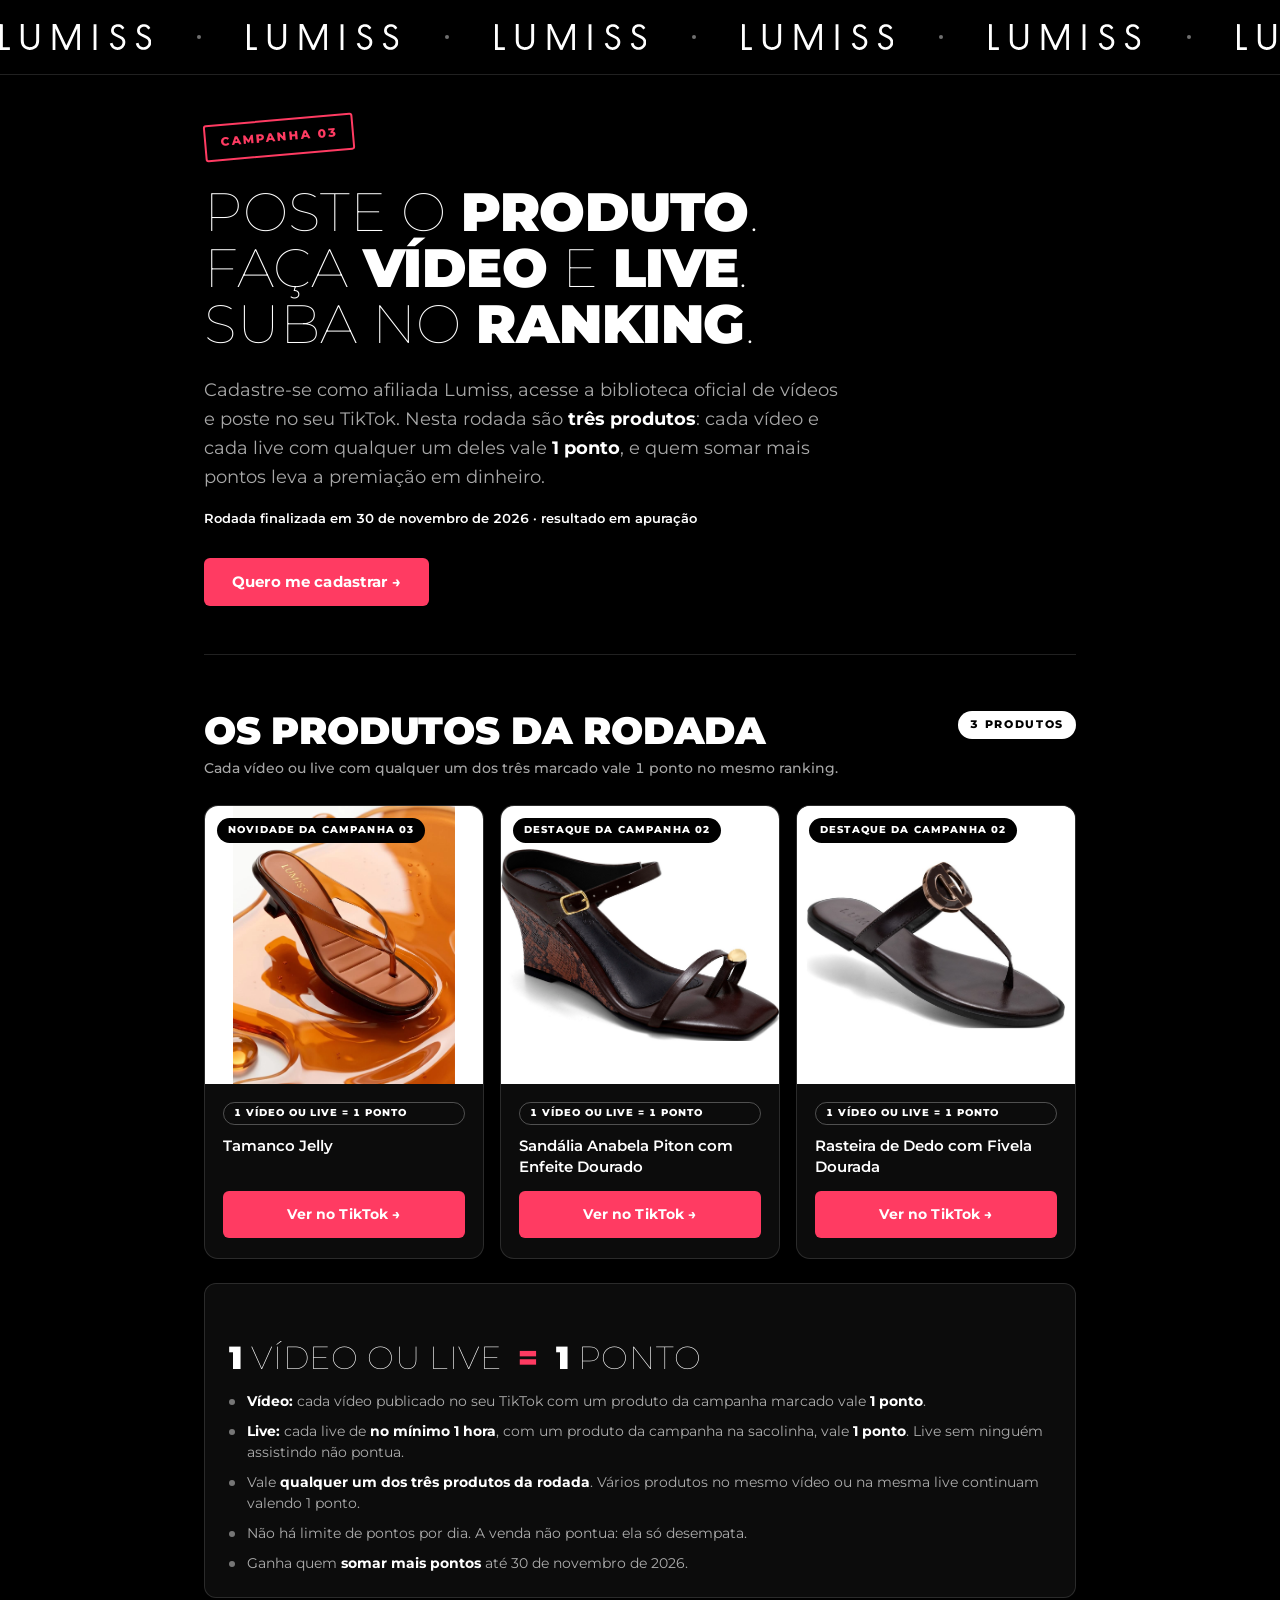
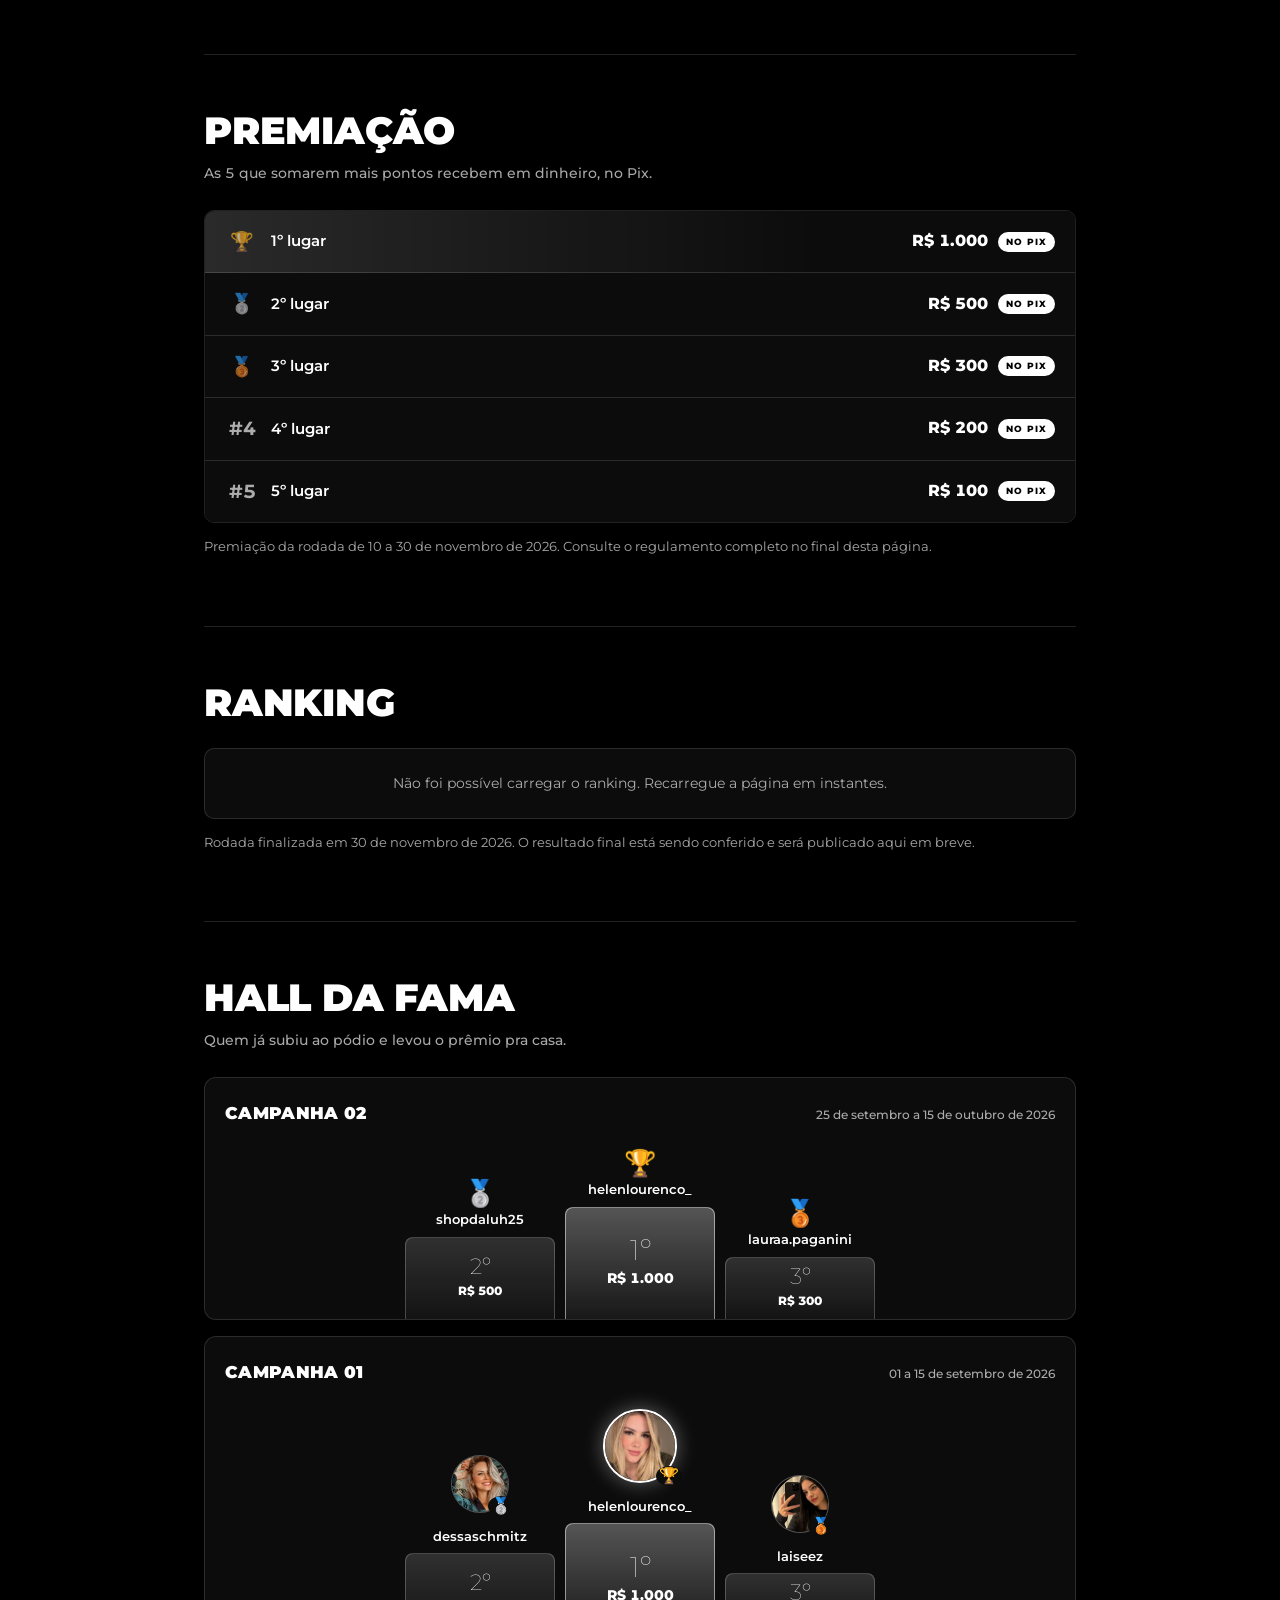
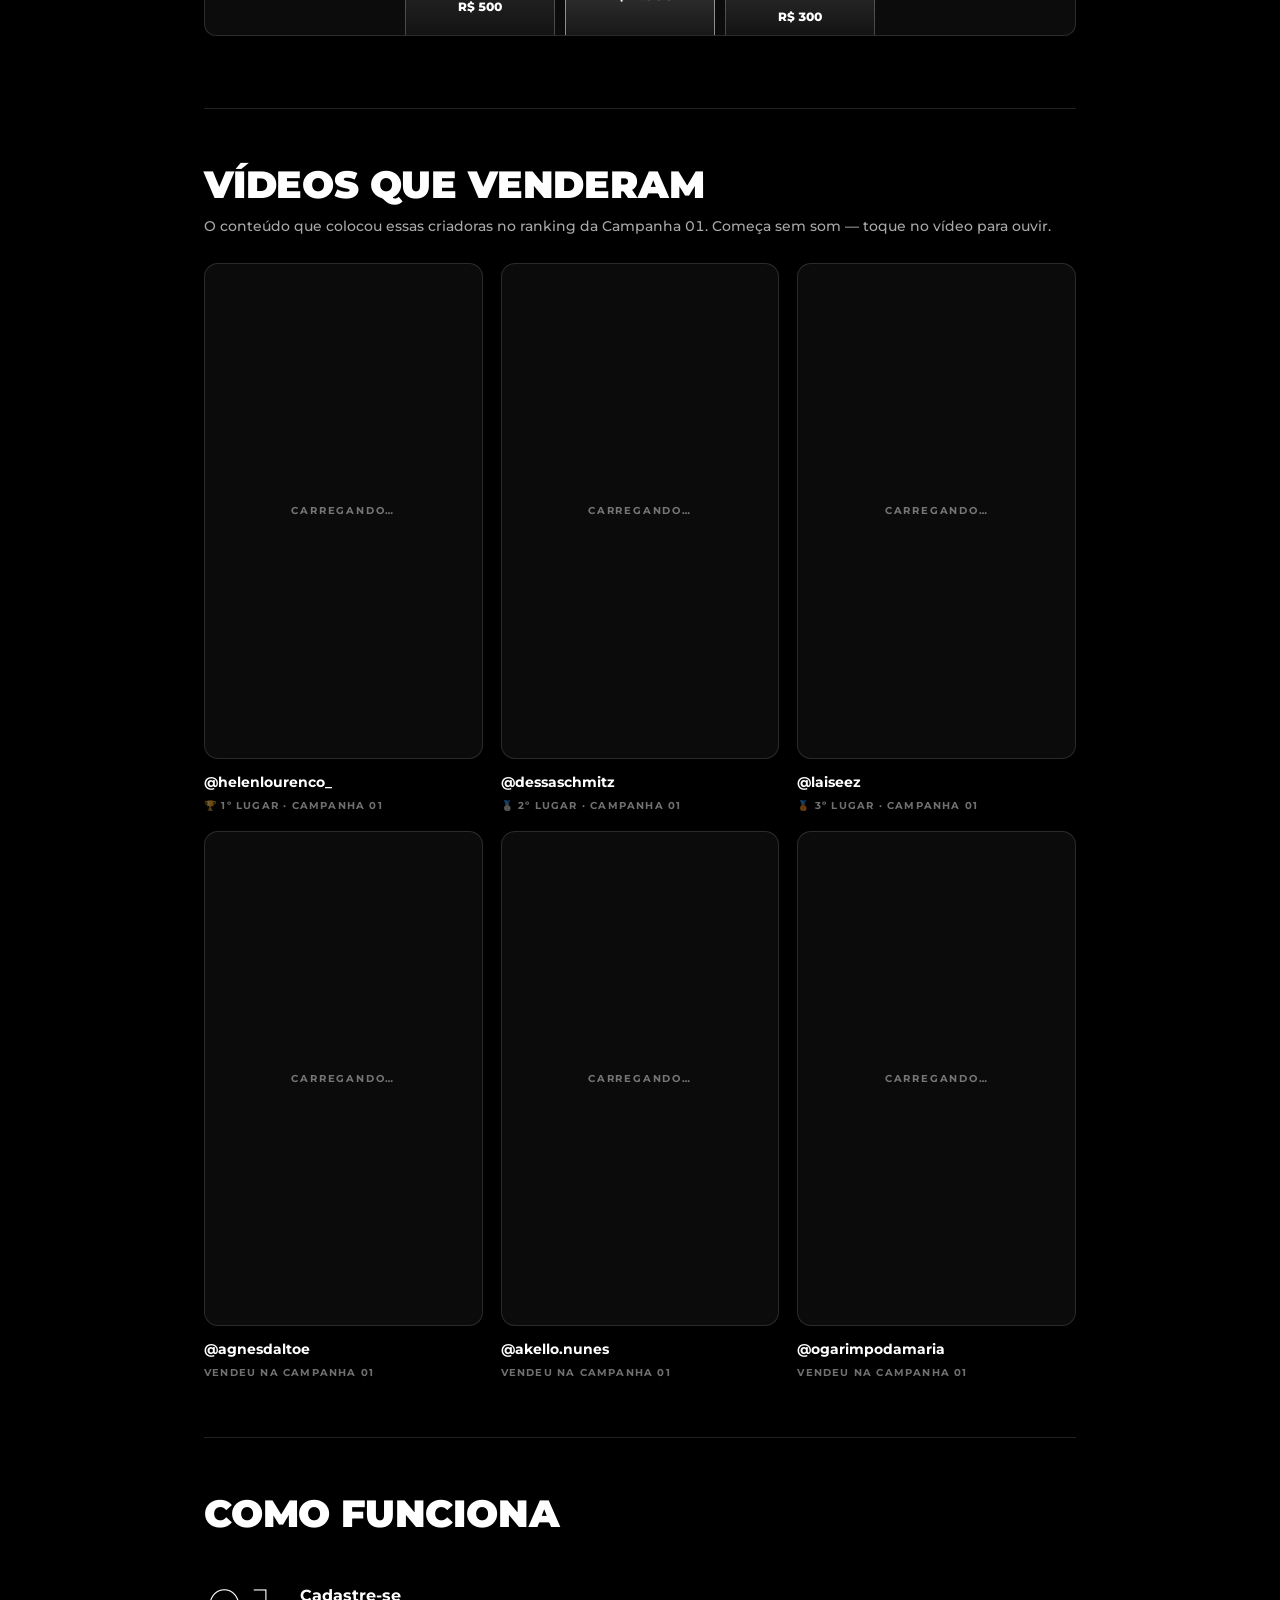
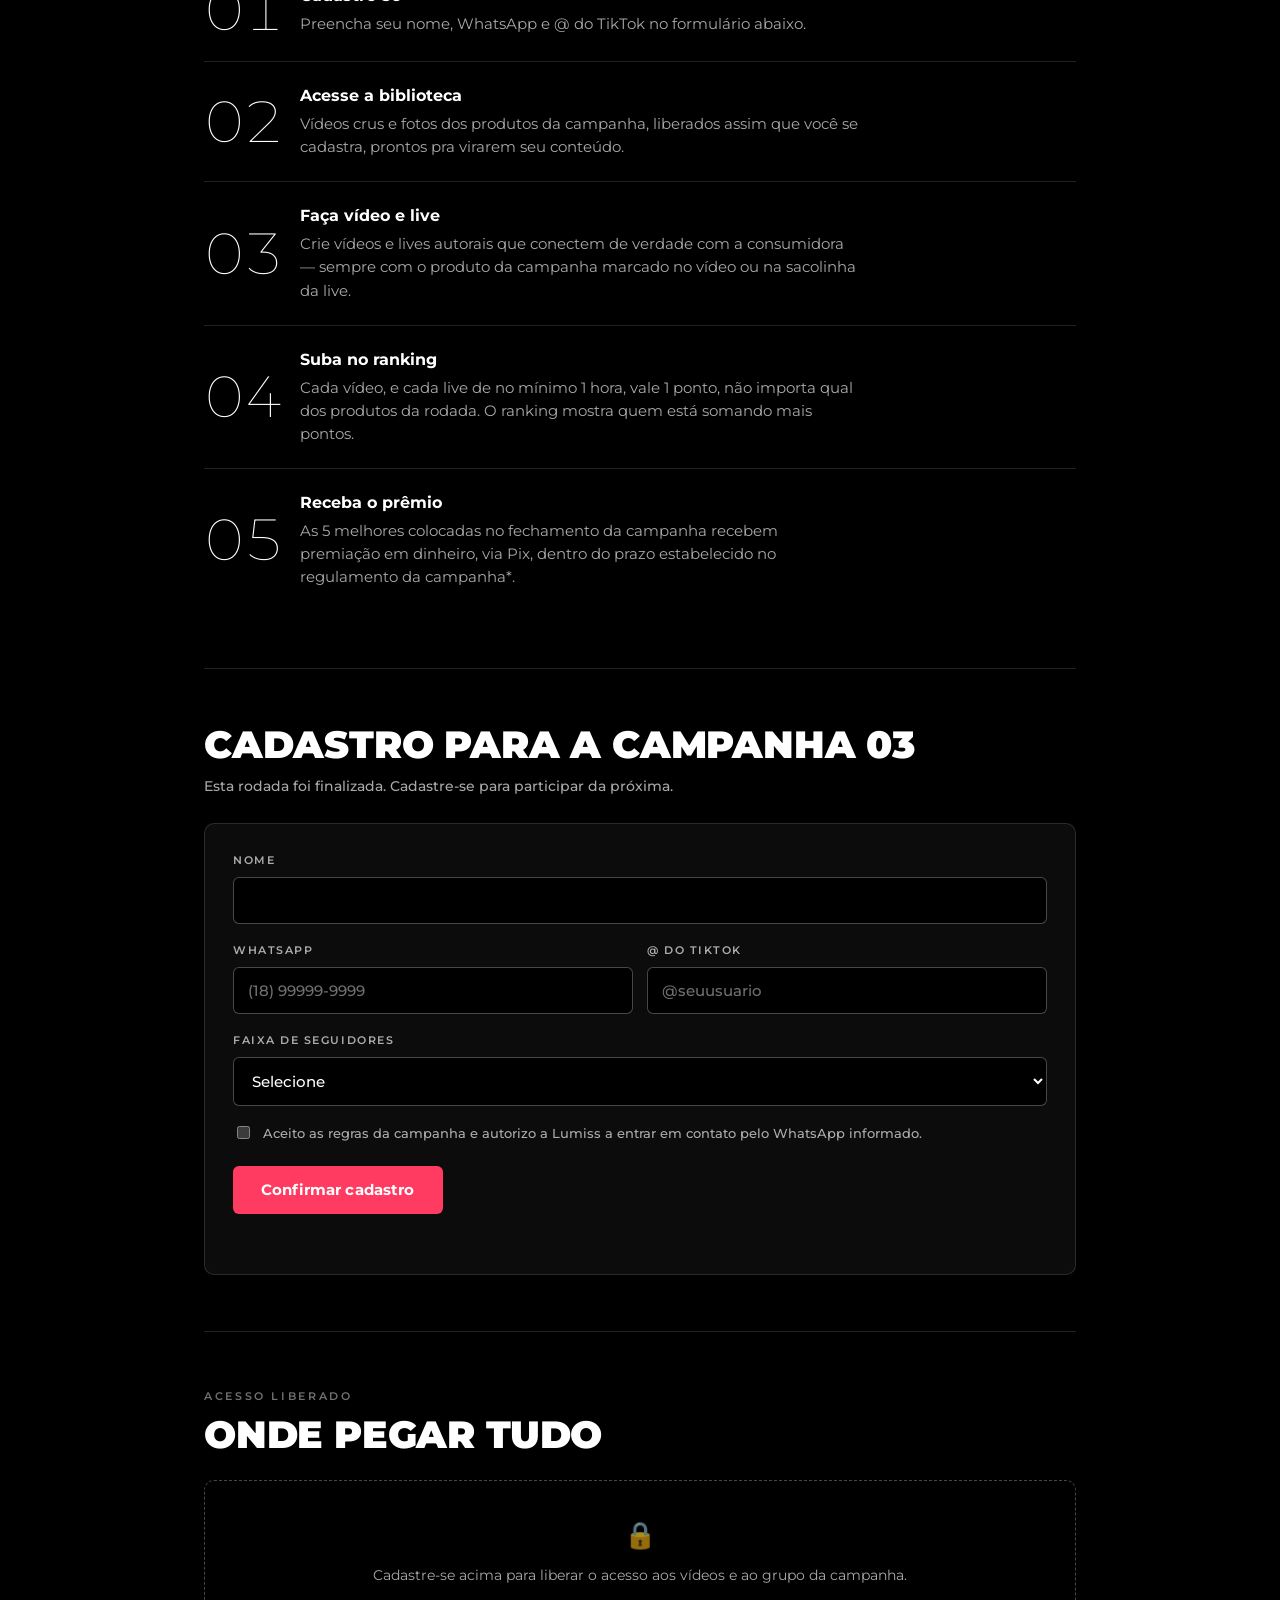
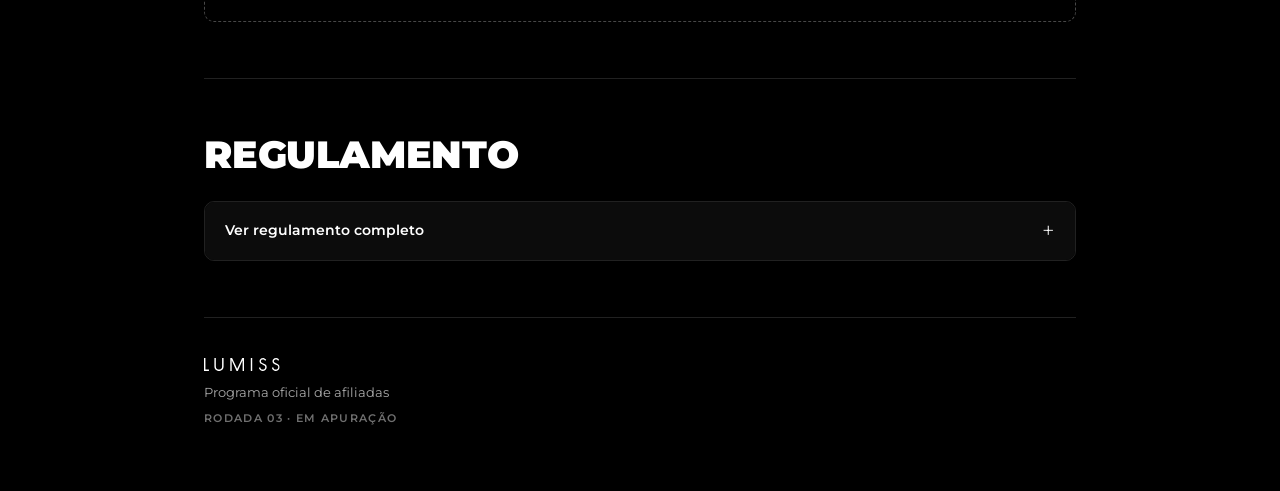
<file: tiktok/index.html>
<!DOCTYPE html>
<html lang="pt-BR">
<head>
<meta charset="UTF-8">
<meta name="viewport" content="width=device-width, initial-scale=1.0">
<title>Lumiss · Campanha de Afiliados</title>
<meta name="theme-color" content="#000000">
<link rel="icon" type="image/png" href="[data-uri]">
<link rel="preconnect" href="https://fonts.googleapis.com">
<link rel="preconnect" href="https://fonts.gstatic.com" crossorigin>
<link href="https://fonts.googleapis.com/css2?family=Montserrat:wght@100..900&display=swap" rel="stylesheet">
<style>
  /* =========================================================
     IDENTIDADE LUMISS — preto no branco, rosa só nos botões
     ========================================================= */
  :root{
    color-scheme:dark;
    --bg:#000;
    --surface:#0c0c0c;
    --line:rgba(255,255,255,.13);
    --line-strong:rgba(255,255,255,.28);
    --ink:#fff;
    --ink-dim:rgba(255,255,255,.66);
    --ink-faint:rgba(255,255,255,.44);
    --accent:#ff3b62;          /* rosa: botões e carimbo */
    --accent-hover:#ff5578;
    /* destaque da premiação (badges, pódio, 1º lugar).
       para voltar ao dourado: --prize:#d9b36c; --prize-rgb:217,179,108; */
    --prize:#fff;
    --prize-rgb:255,255,255;
    --on-prize:#000;
    --ok:#5fd18a;
    --font:'Montserrat',system-ui,-apple-system,'Segoe UI',Roboto,sans-serif;
  }
  *{box-sizing:border-box;}
  html{scroll-behavior:smooth;-webkit-text-size-adjust:100%;}
  body{
    margin:0;
    background:var(--bg);
    color:var(--ink);
    font-family:var(--font);
    font-weight:400;
    line-height:1.55;
    -webkit-font-smoothing:antialiased;
    -moz-osx-font-smoothing:grayscale;
  }
  .wrap{max-width:920px;margin:0 auto;padding:0 24px;}
  .mono{font-variant-numeric:tabular-nums;}
  .display{font-family:var(--font);text-transform:uppercase;line-height:1.04;}
  .sr-only{position:absolute;width:1px;height:1px;overflow:hidden;clip:rect(0,0,0,0);}

  /* ---------- faixa animada com a logo ---------- */
  .marquee-wrap{
    --mq-h:26px; --mq-gap:46px; --mq-speed:40s;
    overflow:hidden;background:var(--bg);
    border-bottom:1px solid var(--line);
    padding:24px 0;
  }
  .marquee-track{
    display:flex;align-items:center;width:max-content;
    animation:marquee var(--mq-speed) linear infinite;
  }
  .mq-item{
    display:flex;align-items:center;flex-shrink:0;
    gap:var(--mq-gap);padding-right:var(--mq-gap);
  }
  .mq-logo{
    display:block;height:var(--mq-h);width:calc(var(--mq-h) * 5.8207);
    fill:currentColor;color:var(--ink);
  }
  .mq-dot{width:4px;height:4px;border-radius:50%;background:var(--ink-faint);flex-shrink:0;}
  @keyframes marquee{
    from{transform:translateX(-50%);}
    to{transform:translateX(0%);}
  }

  /* ---------- hero ---------- */
  .hero{padding:44px 0 48px;position:relative;}
  .stamp{
    display:inline-block;
    border:2.5px solid var(--accent);
    color:var(--accent);
    font-size:12px;font-weight:800;
    letter-spacing:.18em;text-transform:uppercase;
    padding:7px 14px;
    transform:rotate(-5deg);
    border-radius:3px;
    margin-bottom:28px;
  }
  h1.display{
    font-size:clamp(30px,5.6vw,54px);
    font-weight:100;letter-spacing:.01em;
    color:var(--ink);
    margin:0 0 24px;
  }
  h1.display b{font-weight:900;letter-spacing:-.01em;}
  .hero p.lead{
    font-size:clamp(15px,1.9vw,17.5px);
    color:var(--ink-dim);
    max-width:54ch;line-height:1.65;
    margin:0 0 16px;
  }
  .hero p.lead strong{color:var(--ink);font-weight:700;}
  .hero-dates{
    font-size:13px;font-weight:600;color:var(--ink);
    margin:0 0 30px;
  }
  .cta-row{display:flex;gap:16px;flex-wrap:wrap;align-items:center;}
  .counter{font-size:13px;color:var(--ink-dim);}
  .counter b{color:var(--ink);font-weight:800;}

  /* ---------- botões (rosa Lumiss) ---------- */
  .btn{
    display:inline-flex;align-items:center;justify-content:center;gap:8px;
    background:var(--accent);color:#fff;
    font-family:var(--font);font-weight:700;font-size:14.5px;letter-spacing:.01em;
    padding:15px 28px;border-radius:6px;border:none;
    text-decoration:none;cursor:pointer;
    transition:transform .15s ease, background .15s ease;
  }
  .btn:hover{transform:translateY(-1px);background:var(--accent-hover);}
  .btn:focus-visible{outline:2px solid var(--ink);outline-offset:3px;}
  .btn:disabled{opacity:.7;cursor:progress;transform:none;}
  .btn.ghost{background:transparent;border:1px solid var(--line-strong);color:var(--ink);}
  .btn.ghost:hover{background:rgba(255,255,255,.06);}

  /* ---------- estrutura das seções ---------- */
  section{padding:56px 0;border-top:1px solid var(--line);}
  .eyebrow{
    font-size:11px;font-weight:600;text-transform:uppercase;
    letter-spacing:.24em;color:var(--ink-faint);margin:0 0 10px;
  }
  h2.display{
    font-size:clamp(24px,4vw,38px);font-weight:900;letter-spacing:-.005em;
    color:var(--ink);margin:0 0 26px;
  }
  .section-dates{font-size:13.5px;font-weight:500;color:var(--ink-dim);margin:-14px 0 26px;line-height:1.55;}

  /* ---------- vitrine de produtos ---------- */
  .prod-head{
    display:flex;align-items:flex-start;justify-content:space-between;
    gap:14px;flex-wrap:wrap;margin-bottom:26px;
  }
  .prod-head h2{margin-bottom:8px;}
  .prod-head .section-dates{margin:0;}
  .pp-count{
    font-size:10.5px;font-weight:800;letter-spacing:.16em;text-transform:uppercase;
    color:var(--bg);background:var(--ink);
    padding:6px 12px;border-radius:999px;white-space:nowrap;
  }
  .showcase{display:grid;grid-template-columns:1fr 1fr;gap:20px;}
  .showcase.tres{grid-template-columns:repeat(3,1fr);gap:16px;}
  @media(max-width:700px){.showcase,.showcase.tres{grid-template-columns:1fr;gap:14px;}}
  .sc-card{
    position:relative;border-radius:14px;overflow:hidden;
    display:flex;flex-direction:column;
    border:1px solid var(--line);background:var(--surface);
    transition:transform .35s cubic-bezier(.2,.8,.3,1), border-color .35s ease, box-shadow .35s ease;
  }
  .sc-card:hover{
    transform:translateY(-5px);
    border-color:rgba(255,255,255,.5);
    box-shadow:0 22px 50px rgba(0,0,0,.7), 0 0 0 1px rgba(255,255,255,.12);
  }
  .sc-photo{position:relative;aspect-ratio:1/1;overflow:hidden;background:#fff;flex:none;}
  .sc-photo img{
    width:100%;height:100%;object-fit:contain;display:block;
    transition:transform .6s cubic-bezier(.2,.8,.3,1);
  }
  .sc-card:hover .sc-photo img{transform:scale(1.07);}
  .sc-shine{
    position:absolute;inset:0;pointer-events:none;
    background:linear-gradient(115deg, transparent 38%, rgba(255,255,255,.55) 50%, transparent 62%);
    transform:translateX(-120%);
  }
  .sc-card:hover .sc-shine{transition:transform .9s ease;transform:translateX(120%);}
  .sc-tag{
    position:absolute;top:12px;left:12px;z-index:2;
    font-size:9.5px;font-weight:800;letter-spacing:.12em;text-transform:uppercase;
    color:#fff;background:#000;
    padding:5px 11px;border-radius:999px;
  }
  .sc-body{padding:18px 18px 20px;display:flex;flex-direction:column;flex:1;}
  .sc-point{
    display:inline-block;margin:0 0 10px;padding:3px 10px;
    border:1px solid var(--line-strong);border-radius:999px;
    font-size:9.5px;font-weight:800;letter-spacing:.1em;text-transform:uppercase;color:var(--ink);
  }
  .sc-name{font-size:15px;font-weight:600;line-height:1.4;color:var(--ink);margin:0 0 14px;flex:1;}
  .sc-body .btn{width:100%;font-size:13.5px;padding:13px 16px;margin-top:auto;}
  .sc-plus{
    position:absolute;z-index:3;left:50%;top:50%;
    transform:translate(-50%,-50%);
    width:46px;height:46px;border-radius:50%;
    display:flex;align-items:center;justify-content:center;
    font-size:26px;font-weight:300;line-height:1;
    color:var(--bg);background:var(--ink);
    box-shadow:0 0 0 6px var(--bg);
  }
  @media(max-width:700px){.sc-plus{display:none;}}

  /* card de produto em segredo (entre campanhas) */
  .product-card{border:1px solid var(--line-strong);border-radius:12px;overflow:hidden;background:var(--surface);}
  .pm-art{
    position:relative;display:flex;align-items:center;justify-content:center;
    aspect-ratio:1/1;
    background:
      repeating-linear-gradient(45deg, rgba(255,255,255,.04) 0 12px, transparent 12px 24px),
      var(--bg);
  }
  .pm-num{font-size:150px;font-weight:100;line-height:1;color:var(--ink);opacity:.45;}
  .pm-q{
    position:absolute;font-size:80px;font-weight:900;
    color:var(--accent);animation:teaserPulse 2.2s ease-in-out infinite;
  }
  .pc-body{padding:16px;}
  .pc-round{
    font-size:10.5px;font-weight:700;text-transform:uppercase;letter-spacing:.16em;
    color:var(--ink-dim);margin:0 0 6px;
  }
  .product-card h4{margin:0 0 12px;font-size:15px;font-weight:700;line-height:1.3;color:var(--ink);}
  .pm-soon{
    text-align:center;border:1px dashed var(--line-strong);color:var(--ink);
    border-radius:8px;padding:9px;font-size:10.5px;font-weight:700;
    letter-spacing:.14em;text-transform:uppercase;
  }

  /* ---------- como pontua ---------- */
  .pontos-card{
    margin-top:24px;padding:24px;border-radius:12px;
    border:1px solid var(--line);background:var(--surface);
  }
  .pontos-eq{
    font-size:clamp(23px,3.6vw,32px);font-weight:100;line-height:1.1;
    text-transform:uppercase;letter-spacing:.02em;color:var(--ink);margin-bottom:16px;
  }
  .pontos-eq b{font-weight:900;}
  .pontos-eq i{font-style:normal;font-weight:900;color:var(--accent);margin:0 8px;}
  .pontos-list{margin:0;padding:0;list-style:none;display:grid;gap:9px;}
  .pontos-list li{position:relative;padding-left:18px;font-size:13.5px;line-height:1.55;color:var(--ink-dim);}
  .pontos-list li::before{content:'';position:absolute;left:0;top:8px;width:6px;height:6px;border-radius:50%;background:var(--ink-faint);}
  .pontos-list strong{color:var(--ink);font-weight:700;}

  /* ---------- premiação ---------- */
  .prize-list{border:1px solid var(--line);border-radius:10px;overflow:hidden;}
  .prize-row{
    display:flex;justify-content:space-between;align-items:center;gap:12px;
    padding:16px 20px;border-bottom:1px solid var(--line);
    background:var(--surface);
  }
  .prize-row:last-child{border-bottom:none;}
  .prize-row.gold{background:linear-gradient(90deg, rgba(var(--prize-rgb),.12), rgba(var(--prize-rgb),0) 70%), var(--surface);}
  .place{display:flex;align-items:center;gap:12px;}
  .place .rank{font-size:19px;font-weight:700;color:var(--ink-dim);min-width:34px;text-align:center;}
  .place .lbl{font-size:14.5px;font-weight:600;color:var(--ink);}
  .amount{font-size:16px;font-weight:800;color:var(--ink);font-variant-numeric:tabular-nums;}
  .amount-wrap{display:flex;align-items:center;gap:10px;}
  .pix-tag{
    font-size:9px;font-weight:800;letter-spacing:.12em;
    color:var(--on-prize);background:var(--prize);
    padding:3px 8px;border-radius:999px;
  }
  .prize-note{margin-top:14px;font-size:12.5px;color:var(--ink-dim);line-height:1.6;}
  .prize-note strong{color:var(--ink);}

  /* ---------- benefício ---------- */
  .bonus-card{
    display:flex;gap:16px;align-items:flex-start;
    padding:22px 24px;border-radius:10px;
    border:1px dashed rgba(var(--prize-rgb),.45);
    background:linear-gradient(90deg, rgba(var(--prize-rgb),.07), transparent);
  }
  .bonus-card .ic{font-size:24px;line-height:1;}
  .bonus-card h4{
    margin:0 0 6px;font-size:12px;font-weight:800;text-transform:uppercase;
    letter-spacing:.12em;color:var(--prize);
  }
  .bonus-card p{margin:0;font-size:14px;color:var(--ink-dim);line-height:1.6;}
  .bonus-card p strong{color:var(--ink);font-weight:700;}

  /* ---------- ranking ---------- */
  .ranking-wrap{position:relative;}
  .ranking-list{border:1px solid var(--line);border-radius:10px;overflow:hidden;background:var(--surface);}
  #confettiCanvas{
    position:absolute;inset:0;width:100%;height:100%;
    pointer-events:none;z-index:5;
  }
  .ranking-row{
    display:flex;justify-content:space-between;align-items:center;gap:14px;
    padding:14px 20px;border-bottom:1px solid var(--line);
    background:var(--surface);
    opacity:0;transform:translateY(14px);
    transition:opacity .5s ease, transform .5s cubic-bezier(.2,.8,.3,1);
  }
  .ranking-row.revealed{opacity:1;transform:translateY(0);}
  .ranking-row:last-child{border-bottom:none;}
  .ranking-row.top3{background:linear-gradient(90deg, rgba(var(--prize-rgb),.08), transparent 70%), var(--surface);}
  .ranking-row.rank-1{
    background:linear-gradient(90deg, rgba(var(--prize-rgb),.22), rgba(var(--prize-rgb),.03)), var(--surface);
    box-shadow:inset 0 0 0 1.5px rgba(var(--prize-rgb),.6), 0 0 26px rgba(var(--prize-rgb),.12);
    padding-top:22px;padding-bottom:22px;
    position:relative;overflow:hidden;
  }
  /* brilho que atravessa a linha da campeã */
  .ranking-row.rank-1::after{
    content:'';position:absolute;inset:0;pointer-events:none;
    background:linear-gradient(115deg, transparent 40%, rgba(255,255,255,.16) 50%, transparent 60%);
    transform:translateX(-120%);
  }
  .ranking-row.rank-1.revealed::after{animation:champShine 2.6s ease .5s infinite;}
  @keyframes champShine{
    0%{transform:translateX(-120%);}
    35%,100%{transform:translateX(120%);}
  }
  .ranking-row.rank-1 .name{
    font-size:18px;font-weight:800;color:var(--ink);
    text-shadow:0 0 18px rgba(var(--prize-rgb),.3);
  }
  .ranking-row.rank-1 .rk{animation:champPulse 2.4s ease-in-out infinite;font-size:22px;}
  @keyframes champPulse{
    0%,100%{transform:scale(1);}
    50%{transform:scale(1.15);}
  }
  .champ-badge{
    font-size:9px;font-weight:800;letter-spacing:.14em;text-transform:uppercase;
    color:var(--on-prize);background:var(--prize);
    padding:3px 9px;border-radius:999px;white-space:nowrap;
    box-shadow:0 0 14px rgba(var(--prize-rgb),.4);
  }
  .ranking-row.rank-1 .prize-badge{
    font-size:12px;padding:4px 11px;
    box-shadow:0 0 16px rgba(var(--prize-rgb),.4);
  }
  .ranking-row.pop{animation:rowPop .55s cubic-bezier(.2,1.2,.4,1);}
  @keyframes rowPop{
    0%{transform:scale(.97);}
    55%{transform:scale(1.025);}
    100%{transform:scale(1);}
  }
  .ranking-pos{display:flex;align-items:center;gap:12px;min-width:0;}
  .ranking-pos .rk{
    font-size:15px;font-weight:700;color:var(--ink-dim);
    min-width:30px;text-align:center;flex-shrink:0;
  }
  .ranking-pos .who{display:flex;align-items:center;gap:9px;flex-wrap:wrap;min-width:0;}
  .ranking-pos .name{font-size:14.5px;font-weight:600;color:var(--ink);}
  .ranking-pos .handle{font-size:12.5px;color:var(--ink-dim);}
  .prize-badge{
    font-size:11px;font-weight:800;letter-spacing:.03em;
    color:var(--on-prize);background:var(--prize);
    padding:3px 9px;border-radius:999px;white-space:nowrap;
    font-variant-numeric:tabular-nums;
  }
  .ranking-items{display:flex;align-items:center;flex-shrink:0;}
  .ranking-empty{color:var(--ink-dim);font-size:13.5px;padding:24px;text-align:center;}
  .ranking-soon{padding:40px 24px;text-align:center;}
  .ranking-soon .rs-days{
    font-size:40px;font-weight:100;line-height:1;text-transform:uppercase;
    letter-spacing:.04em;color:var(--ink);margin-bottom:14px;
  }
  .ranking-soon .rs-days b{font-weight:900;}
  .ranking-soon p{margin:0 auto;max-width:46ch;font-size:13.5px;line-height:1.65;color:var(--ink-dim);}
  .ranking-soon strong{color:var(--ink);}

  /* ---------- hall da fama ---------- */
  .hall-card{
    border:1px solid var(--line);border-radius:12px;
    background:var(--surface);padding:22px 20px 0;margin-bottom:16px;overflow:hidden;
  }
  .hall-head{
    display:flex;align-items:baseline;justify-content:space-between;
    gap:10px;flex-wrap:wrap;margin-bottom:24px;
  }
  .hall-title{font-size:17px;font-weight:900;text-transform:uppercase;letter-spacing:.02em;color:var(--ink);}
  .hall-period{font-size:11.5px;font-weight:500;color:var(--ink-dim);}
  .podium{display:flex;align-items:flex-end;justify-content:center;gap:10px;}
  .podium-col{flex:1;max-width:150px;text-align:center;}
  .podium-medal{font-size:26px;line-height:1;margin-bottom:6px;}
  .podium-face{position:relative;display:inline-block;margin-bottom:8px;}
  .podium-photo{
    display:block;width:58px;height:58px;border-radius:50%;object-fit:cover;
    border:1px solid var(--line-strong);background:#111;
  }
  .podium-col.p1 .podium-photo{
    width:74px;height:74px;border:2px solid var(--prize);
    box-shadow:0 0 20px rgba(var(--prize-rgb),.35);
  }
  .podium-badge{
    position:absolute;right:-5px;bottom:-3px;font-size:16px;line-height:1;
    background:var(--surface);border-radius:50%;padding:2px 3px;
  }
  .podium-name{
    font-size:12.5px;font-weight:600;color:var(--ink);margin-bottom:8px;
    word-break:break-word;line-height:1.3;
  }
  .podium-base{
    border-radius:8px 8px 0 0;display:flex;flex-direction:column;
    align-items:center;justify-content:center;gap:4px;padding:10px 6px;
    background:linear-gradient(180deg, rgba(var(--prize-rgb),.15), rgba(var(--prize-rgb),.03));
    border:1px solid rgba(var(--prize-rgb),.22);border-bottom:none;
  }
  .podium-col.p1 .podium-base{
    height:112px;
    background:linear-gradient(180deg, rgba(var(--prize-rgb),.30), rgba(var(--prize-rgb),.05));
    border-color:rgba(var(--prize-rgb),.5);
  }
  .podium-col.p2 .podium-base{height:82px;}
  .podium-col.p3 .podium-base{height:62px;}
  .podium-pos{font-size:22px;font-weight:100;line-height:1;color:var(--ink);}
  .podium-col.p1 .podium-pos{font-size:28px;}
  .podium-prize{font-size:12px;font-weight:800;color:var(--ink);font-variant-numeric:tabular-nums;}
  .podium-col.p1 .podium-prize{font-size:14px;color:var(--prize);}
  @media(max-width:480px){
    .podium-col{max-width:none;}
    .podium-name{font-size:11.5px;}
    .podium-prize{font-size:10.5px;}
    .podium-col.p1 .podium-prize{font-size:12px;}
  }

  /* ---------- vídeos das criadoras ---------- */
  .vid-rail{display:grid;grid-template-columns:repeat(3,1fr);gap:18px;}
  .vid-card{min-width:0;}
  .vid-frame{
    position:relative;aspect-ratio:9/16;overflow:hidden;
    border-radius:14px;border:1px solid var(--line);background:#0b0b0b;
  }
  .vid-frame iframe{position:absolute;inset:0;width:100%;height:100%;border:0;display:block;}
  .vid-load{
    position:absolute;inset:0;display:flex;align-items:center;justify-content:center;
    font-size:10px;font-weight:700;letter-spacing:.18em;text-transform:uppercase;color:var(--ink-faint);
  }
  .vid-meta{margin-top:11px;}
  .vid-handle{display:inline-block;font-size:14px;font-weight:700;color:var(--ink);text-decoration:none;}
  .vid-handle:hover{text-decoration:underline;}
  .vid-tag{margin-top:3px;font-size:10px;font-weight:700;letter-spacing:.12em;text-transform:uppercase;color:var(--ink-faint);}
  @media(max-width:700px){
    .vid-rail{
      display:flex;gap:12px;overflow-x:auto;scroll-snap-type:x mandatory;
      margin:0 -18px;padding:0 18px 6px;scrollbar-width:none;-webkit-overflow-scrolling:touch;
    }
    .vid-rail::-webkit-scrollbar{display:none;}
    .vid-card{flex:0 0 74%;scroll-snap-align:center;}
  }

  /* ---------- como funciona ---------- */
  .steps{display:grid;gap:0;}
  .step{
    display:grid;grid-template-columns:84px 1fr;gap:12px;
    padding:22px 0;border-bottom:1px solid var(--line);
    align-items:center;
  }
  .step:last-child{border-bottom:none;}
  .step .num{
    font-size:58px;font-weight:100;line-height:1;letter-spacing:-.02em;
    color:var(--ink);font-variant-numeric:tabular-nums;
  }
  .step h3{margin:0 0 4px;font-size:16px;font-weight:700;color:var(--ink);}
  .step p{margin:0;color:var(--ink-dim);font-size:14.5px;max-width:56ch;line-height:1.6;}

  /* ---------- cadastro ---------- */
  form{border:1px solid var(--line);border-radius:10px;padding:28px;background:var(--surface);}
  .field{margin-bottom:18px;}
  label{
    display:block;font-size:11px;font-weight:600;text-transform:uppercase;
    letter-spacing:.14em;color:var(--ink-dim);margin-bottom:8px;
  }
  input,select{
    width:100%;padding:13px 14px;border-radius:6px;
    border:1px solid var(--line-strong);
    background:var(--bg);color:var(--ink);
    font-family:var(--font);font-size:15px;font-weight:500;
  }
  input::placeholder{color:var(--ink-faint);}
  input:focus,select:focus{outline:2px solid var(--ink);outline-offset:1px;}
  select option{background:#000;color:#fff;}
  .field-row{display:grid;grid-template-columns:1fr 1fr;gap:14px;}
  @media(max-width:520px){.field-row{grid-template-columns:1fr;}}
  .agree{
    display:flex;gap:10px;align-items:flex-start;
    font-size:13px;font-weight:500;text-transform:none;letter-spacing:0;line-height:1.5;
    color:var(--ink-dim);margin-bottom:22px;
  }
  .agree input{width:auto;margin-top:2px;accent-color:var(--accent);}
  .msg{font-size:13.5px;font-weight:500;margin-top:14px;min-height:18px;line-height:1.55;}
  .msg.ok{color:var(--ok);}
  .msg.err{color:var(--accent);}
  .msg a{color:var(--ink);text-decoration:underline;}
  .hp{position:absolute;left:-10000px;top:auto;width:1px;height:1px;overflow:hidden;}
  .outra-pessoa{margin-left:10px;}
  @media(max-width:520px){.outra-pessoa{margin:12px 0 0;width:100%;}}

  /* ---------- acesso pós-cadastro ---------- */
  .lib-locked{
    border:1px dashed var(--line-strong);border-radius:10px;
    padding:34px 24px;text-align:center;color:var(--ink-dim);font-size:14px;
  }
  .lib-locked .lock{font-size:26px;margin-bottom:10px;}
  .access-grid{display:grid;grid-template-columns:1fr 1fr;gap:14px;}
  @media(max-width:520px){.access-grid{grid-template-columns:1fr;}}
  .access-card{
    display:flex;flex-direction:column;gap:10px;
    border:1px solid var(--line);border-radius:10px;padding:24px;
    background:var(--surface);text-align:center;align-items:center;
  }
  .access-card .ic{font-size:28px;}
  .access-card h3{margin:0;font-size:14px;font-weight:800;text-transform:uppercase;letter-spacing:.06em;color:var(--ink);}
  .access-card p{margin:0;font-size:13px;color:var(--ink-dim);}
  .access-card a.btn{width:100%;margin-top:4px;}
  .access-card.whats a.btn{background:#25D366;color:#000;}
  .access-card.whats a.btn:hover{background:#2fe374;}

  /* ---------- regulamento ---------- */
  .reg-details{border:1px solid var(--line);border-radius:10px;overflow:hidden;}
  .reg-details summary{
    cursor:pointer;padding:18px 20px;font-size:14px;font-weight:600;color:var(--ink);
    background:var(--surface);list-style:none;
    display:flex;align-items:center;justify-content:space-between;
  }
  .reg-details summary:focus-visible{outline:2px solid var(--ink);outline-offset:-2px;}
  .reg-details summary::-webkit-details-marker{display:none;}
  .reg-details summary::after{content:'+';font-size:22px;font-weight:300;line-height:1;color:var(--ink);}
  .reg-details[open] summary::after{content:'–';}
  .reg-block{padding:8px 24px 28px;max-height:520px;overflow-y:auto;}
  .reg-block h3{
    font-size:12px;font-weight:800;text-transform:uppercase;letter-spacing:.1em;
    color:var(--ink);margin:24px 0 8px;
  }
  .reg-block h3:first-child{margin-top:20px;}
  .reg-block p, .reg-block li{font-size:13px;line-height:1.65;color:var(--ink-dim);margin:0 0 8px;}
  .reg-block ul, .reg-block ol{margin:0 0 8px;padding-left:20px;}
  .reg-block strong{color:var(--ink);font-weight:700;}

  /* ---------- rodapé ---------- */
  footer{padding:40px 0 64px;color:var(--ink-dim);font-size:12.5px;border-top:1px solid var(--line);}
  .foot-logo{display:block;height:13px;width:calc(13px * 5.8207);fill:currentColor;color:var(--ink);margin-bottom:12px;}
  footer .refs{margin-top:8px;font-size:11px;font-weight:600;letter-spacing:.12em;text-transform:uppercase;color:var(--ink-faint);}

  /* ---------- aviso de campanha encerrada ---------- */
  .ended-banner{
    background:var(--ink);color:var(--bg);
    text-align:center;padding:12px 20px;font-size:13.5px;font-weight:500;line-height:1.5;
  }
  .ended-banner strong{font-weight:800;}
  .ended-banner a{color:var(--bg);font-weight:800;text-decoration:underline;margin-left:6px;white-space:nowrap;}

  /* ---------- teaser da próxima campanha ---------- */
  .teaser{
    position:fixed;inset:0;z-index:100;display:none;
    align-items:center;justify-content:center;padding:24px;
    background:rgba(0,0,0,.86);backdrop-filter:blur(6px);
    animation:teaserIn .45s ease;
  }
  .teaser.open{display:flex;}
  @keyframes teaserIn{from{opacity:0;}to{opacity:1;}}
  .teaser-box{
    position:relative;max-width:440px;width:100%;
    background:var(--surface);border:1px solid var(--line-strong);
    border-radius:16px;padding:34px 30px 30px;text-align:center;
    box-shadow:0 30px 80px rgba(0,0,0,.7);
    animation:teaserPop .5s cubic-bezier(.2,1.1,.4,1);
  }
  @keyframes teaserPop{from{transform:translateY(18px) scale(.97);}to{transform:none;}}
  .teaser-close{
    position:absolute;top:10px;right:14px;background:none;border:none;
    color:var(--ink-dim);font-size:26px;line-height:1;cursor:pointer;padding:4px;
  }
  .teaser-close:hover{color:var(--ink);}
  .teaser-art{position:relative;height:120px;display:flex;align-items:center;justify-content:center;margin-bottom:18px;}
  .teaser-num{font-size:116px;font-weight:100;line-height:1;color:var(--ink);opacity:.5;}
  .teaser-q{
    position:absolute;font-size:62px;font-weight:900;
    color:var(--accent);animation:teaserPulse 2.2s ease-in-out infinite;
  }
  @keyframes teaserPulse{
    0%,100%{transform:scale(1);opacity:.9;}
    50%{transform:scale(1.12);opacity:1;}
  }
  .teaser-stamp{
    display:inline-block;border:2px solid var(--accent);color:var(--accent);
    font-size:11px;font-weight:800;letter-spacing:.2em;text-transform:uppercase;
    padding:4px 12px;border-radius:3px;transform:rotate(-4deg);margin-bottom:14px;
  }
  .teaser-box h3{font-size:30px;font-weight:900;margin:0 0 12px;color:var(--ink);}
  .teaser-box p{font-size:14px;color:var(--ink-dim);margin:0 0 18px;line-height:1.6;}
  .teaser-hint{
    font-size:12.5px;color:var(--ink);border:1px dashed var(--line-strong);
    border-radius:8px;padding:10px 12px;margin-bottom:20px;line-height:1.5;
  }
  .teaser-actions{display:flex;flex-direction:column;gap:9px;}
  .teaser-actions .btn{width:100%;}

  /* ================= AJUSTES MOBILE ================= */
  @media(max-width:640px){
    .wrap{padding:0 18px;}

    .marquee-wrap{--mq-h:19px; --mq-gap:30px; --mq-speed:28s; padding:17px 0;}

    section{padding:40px 0;}
    .hero{padding-top:26px !important;padding-bottom:40px;}
    .stamp{margin-bottom:22px;}
    h1.display{font-size:29px;margin-bottom:20px;}
    .hero p.lead{font-size:15px;max-width:none;}
    .hero-dates{font-size:12.5px;}
    .cta-row{flex-direction:column;align-items:stretch;gap:12px;}
    .cta-row .btn{width:100%;padding:16px 20px;}
    .counter{text-align:center;font-size:12px;}
    h2.display{font-size:24px;margin-bottom:20px;}
    .section-dates{font-size:13px;margin-top:-10px;}

    .prod-head{margin-bottom:18px;}
    .showcase{gap:14px;}
    .sc-photo{aspect-ratio:4/3;}
    .sc-body{padding:14px 14px 16px;}
    .sc-name{font-size:14.5px;margin-bottom:11px;}
    .sc-body .btn{padding:14px 16px;}

    .prize-row{padding:14px 16px;}
    .place .lbl{font-size:14px;}
    .amount{font-size:15px;}

    /* ranking: nome em cima, prêmio embaixo — sem espremer */
    .ranking-row{flex-direction:column;align-items:flex-start;gap:7px;padding:13px 15px;}
    .ranking-row.rank-1{padding-top:17px;padding-bottom:17px;}
    .ranking-row.rank-1 .name{font-size:15.5px;}
    .ranking-row.rank-1 .rk{font-size:20px;}
    .champ-badge{font-size:8.5px;padding:2px 7px;}
    .ranking-pos{width:100%;}
    .ranking-pos .name{font-size:14px;}
    .ranking-items{padding-left:42px;}
    .ranking-soon{padding:30px 16px;}
    .ranking-soon .rs-days{font-size:30px;}
    .ranking-soon p{font-size:12.5px;}

    /* pódio: cabe em 3 colunas sem quebrar nome */
    .hall-card{padding:18px 14px 0;}
    .hall-title{font-size:15px;}
    .hall-period{font-size:10px;}
    .podium{gap:6px;}
    .podium-medal{font-size:21px;}
    .podium-photo{width:46px;height:46px;}
    .podium-col.p1 .podium-photo{width:58px;height:58px;}
    .podium-badge{font-size:13px;right:-4px;}
    .podium-name{font-size:10.5px;hyphens:auto;overflow-wrap:anywhere;}
    .podium-col.p1 .podium-base{height:92px;}
    .podium-col.p2 .podium-base{height:70px;}
    .podium-col.p3 .podium-base{height:54px;}
    .podium-pos{font-size:18px;}
    .podium-col.p1 .podium-pos{font-size:23px;}

    /* passos: número fino, mais espaço pro texto */
    .step{grid-template-columns:56px 1fr;gap:10px;padding:18px 0;}
    .step .num{font-size:40px;}
    .step h3{font-size:15px;}
    .step p{font-size:13.5px;}

    .bonus-card{flex-direction:column;gap:9px;padding:16px;}
    .access-card{padding:20px 16px;}

    /* formulário: alvos de toque maiores e sem zoom no iOS */
    form{padding:20px 16px;}
    input,select{padding:14px;font-size:16px;}
    .agree{font-size:12.5px;}
    form .btn{width:100%;padding:16px 20px;}

    /* regulamento: sem altura fixa, rola com a página */
    .reg-details summary{padding:16px 15px;font-size:13.5px;}
    .reg-block{padding:6px 16px 22px;max-height:none;overflow:visible;}
    .reg-block p,.reg-block li{font-size:12.5px;}

    .ended-banner{font-size:12.5px;padding:11px 16px;}
    .ended-banner a{display:block;margin:4px 0 0;}

    /* teaser: cabe na tela e rola por dentro se precisar */
    .teaser{padding:16px;align-items:flex-start;}
    .teaser-box{padding:26px 20px 22px;margin-top:22px;max-height:calc(100vh - 44px);overflow-y:auto;}
    .teaser-art{height:92px;margin-bottom:14px;}
    .teaser-num{font-size:88px;}
    .teaser-q{font-size:48px;}
    .teaser-box h3{font-size:24px;}
    .teaser-box p{font-size:13.5px;}
    .teaser-hint{font-size:11.5px;}
    .teaser-actions .btn{padding:14px 16px;}
    .teaser-close{font-size:30px;top:6px;right:10px;padding:8px;}

    footer{padding:30px 0 46px;}
  }

  @media(max-width:380px){
    h1.display{font-size:26px;}
    .marquee-wrap{--mq-h:17px;}
    .podium-name{font-size:9.5px;}
    .sc-photo{aspect-ratio:1/1;}
  }

  /* ---------- movimento reduzido ---------- */
  @media (prefers-reduced-motion: reduce){
    *{transition:none !important;}
    .marquee-track{animation:none;}
    .ranking-row{opacity:1;transform:none;}
    .ranking-row.pop,.ranking-row.rank-1 .rk,.ranking-row.rank-1.revealed::after{animation:none;}
    .teaser,.teaser-box,.teaser-q,.pm-q{animation:none;}
  }
</style>
</head>
<body>
<!-- logo Lumiss (vetor) — usada na faixa animada e no rodapé -->
<svg width="0" height="0" style="position:absolute" aria-hidden="true" focusable="false"><symbol id="lumiss-logo" viewBox="0 0 1000 171.8"><path d="M528.4 171.7 L510.5 171.7 L510.3 171.5 L510.1 30.2 L446.5 170.8 L446.2 171.0 L430.0 170.9 L366.1 30.2 L366.0 171.0 L347.8 171.2 L347.7 0.1 L370.9 0.1 L438.5 142.3 L505.2 0.1 L528.4 0.0 L528.4 171.7ZM198.5 171.3 L194.1 171.2 L189.1 170.7 L184.7 169.9 L179.8 168.6 L175.2 167.0 L170.4 164.9 L162.0 160.2 L159.0 158.1 L155.3 155.1 L152.6 152.5 L149.3 148.7 L146.7 145.0 L144.7 141.8 L142.8 137.7 L141.2 133.8 L139.5 127.9 L138.4 122.4 L137.8 116.7 L137.4 108.8 L137.4 0.3 L156.5 0.4 L156.7 107.0 L157.0 112.9 L157.8 119.3 L159.0 126.6 L160.1 130.7 L162.1 134.7 L165.5 139.3 L169.6 143.1 L174.2 146.4 L179.1 149.0 L184.7 151.1 L190.5 152.4 L196.4 152.9 L202.0 152.8 L208.5 151.7 L214.1 150.0 L220.1 147.3 L225.4 143.9 L229.8 139.9 L233.3 135.5 L235.6 130.9 L237.0 126.6 L238.1 121.8 L238.7 116.4 L239.3 108.3 L239.4 0.4 L258.6 0.4 L258.8 2.0 L258.8 25.9 L258.6 112.1 L258.1 118.4 L257.3 123.7 L256.1 129.3 L254.6 134.6 L253.0 138.5 L251.2 142.1 L248.8 145.9 L246.7 148.8 L244.2 151.7 L241.2 154.7 L237.4 157.9 L234.0 160.2 L229.8 162.7 L225.4 164.9 L220.4 167.0 L216.1 168.5 L211.8 169.6 L207.1 170.5 L198.5 171.3ZM65.3 171.1 L-0.1 171.0 L0.0 0.8 L18.8 0.9 L18.8 153.4 L65.3 153.4 L65.3 171.1ZM637.3 171.0 L618.5 171.0 L618.6 0.9 L637.2 0.9 L637.3 1.0 L637.3 171.0ZM950.5 170.8 L945.4 170.8 L941.3 170.5 L936.4 169.7 L932.3 168.7 L928.1 167.3 L924.1 165.4 L920.2 163.2 L916.0 160.2 L912.7 157.4 L909.4 153.9 L906.4 150.0 L904.2 146.5 L902.0 142.1 L900.4 138.5 L898.8 133.9 L897.3 128.3 L914.8 123.4 L917.8 132.1 L919.7 136.5 L922.7 141.4 L926.2 145.2 L930.2 148.5 L934.9 151.0 L940.3 152.6 L945.0 153.3 L949.8 153.3 L956.0 152.4 L960.8 150.9 L965.9 148.5 L969.3 146.1 L973.0 142.7 L976.4 138.1 L978.5 134.0 L979.8 130.4 L980.8 125.8 L981.3 121.5 L981.1 117.5 L980.3 113.4 L979.3 110.4 L977.3 106.7 L975.1 103.9 L971.3 100.3 L966.4 97.2 L934.7 81.3 L926.2 76.6 L919.4 72.1 L915.1 68.2 L913.0 65.7 L911.0 62.8 L908.1 57.1 L906.4 51.1 L905.8 46.1 L905.8 40.9 L906.1 37.2 L907.2 32.3 L908.5 28.2 L910.5 23.8 L912.9 19.6 L916.2 15.4 L919.1 12.5 L923.2 9.4 L926.8 7.1 L931.8 4.8 L936.5 3.1 L942.0 1.8 L946.6 1.1 L951.8 0.9 L957.9 1.3 L965.1 2.7 L971.3 4.9 L976.2 7.5 L981.6 11.4 L986.7 16.3 L991.3 22.3 L993.3 25.7 L993.6 26.7 L979.5 35.7 L970.8 25.2 L967.6 22.7 L963.5 20.6 L957.9 18.9 L952.3 18.2 L946.2 18.6 L940.6 20.1 L935.7 22.4 L932.2 25.1 L929.1 28.4 L926.5 32.5 L924.8 37.0 L924.0 41.5 L924.2 45.6 L925.4 50.3 L927.1 53.7 L929.2 56.6 L931.8 59.1 L934.5 61.0 L939.6 64.0 L945.1 66.8 L972.4 79.8 L980.3 84.6 L985.9 89.2 L988.8 92.2 L991.8 96.0 L994.5 100.3 L996.5 104.4 L998.0 108.3 L999.1 112.9 L999.8 117.3 L999.9 122.6 L999.5 127.5 L998.7 131.7 L997.4 136.1 L995.7 140.3 L993.4 144.9 L990.8 148.9 L987.8 152.7 L984.7 155.9 L981.2 159.0 L977.0 162.1 L972.8 164.5 L969.0 166.3 L963.8 168.3 L959.9 169.4 L955.2 170.3 L950.5 170.8ZM779.7 171.0 L774.0 171.1 L769.8 170.7 L765.4 169.9 L761.0 168.7 L757.1 167.2 L752.9 165.3 L748.1 162.4 L744.6 159.8 L741.3 157.0 L737.7 153.3 L734.8 149.5 L732.5 146.1 L729.9 141.2 L728.2 137.3 L726.8 133.1 L725.6 128.3 L743.1 123.3 L744.7 128.2 L748.9 137.8 L750.9 141.2 L754.1 144.9 L758.6 148.4 L763.7 151.1 L768.6 152.6 L774.4 153.4 L779.6 153.3 L784.8 152.4 L789.7 150.8 L793.8 148.7 L798.1 145.6 L801.6 142.1 L804.5 138.2 L806.5 134.3 L808.0 130.5 L808.9 126.6 L809.4 121.8 L809.3 118.2 L808.6 114.2 L807.6 110.8 L805.8 107.1 L803.7 104.3 L799.7 100.4 L795.4 97.6 L762.2 80.9 L754.0 76.3 L747.8 72.3 L743.0 67.8 L739.3 63.0 L736.6 57.6 L735.4 54.2 L734.6 51.0 L734.0 45.6 L734.0 41.4 L734.5 36.6 L735.5 31.9 L737.1 27.3 L739.2 22.9 L741.8 18.7 L744.8 15.0 L748.0 12.0 L751.6 9.2 L755.8 6.7 L761.0 4.4 L766.3 2.7 L771.0 1.7 L776.7 1.0 L781.4 1.0 L787.7 1.5 L794.4 3.1 L799.8 5.2 L805.6 8.3 L810.9 12.4 L814.9 16.3 L818.8 21.4 L821.9 26.7 L807.8 35.7 L798.8 25.0 L795.7 22.6 L791.7 20.6 L786.5 19.0 L781.0 18.4 L774.9 18.6 L769.3 20.0 L764.8 21.9 L760.9 24.6 L757.9 27.8 L755.0 32.1 L753.0 37.0 L752.2 41.9 L752.5 46.3 L753.7 50.4 L755.2 53.6 L757.3 56.4 L760.1 59.2 L763.0 61.3 L768.6 64.5 L791.4 75.6 L804.0 82.1 L811.2 86.5 L816.0 90.4 L819.0 93.5 L821.3 96.7 L823.5 100.5 L825.1 104.0 L826.4 108.0 L827.3 112.1 L828.0 117.5 L828.1 121.2 L827.7 126.3 L826.9 130.9 L825.7 135.4 L824.1 139.8 L822.0 144.1 L819.7 147.8 L816.8 151.8 L814.0 155.0 L810.2 158.5 L806.5 161.4 L801.8 164.4 L798.0 166.4 L794.2 167.9 L789.3 169.5 L784.3 170.5 L779.7 171.0Z"/></symbol></svg>

<div id="teaser" class="teaser" role="dialog" aria-modal="true" aria-label="Campanha 02 em breve">
  <div class="teaser-box">
    <button class="teaser-close" id="teaserClose" aria-label="Fechar">×</button>
    <div class="teaser-art">
      <span class="teaser-num" id="teaserNum">03</span>
      <span class="teaser-q">?</span>
    </div>
    <div class="teaser-stamp mono" id="teaserStamp">Em breve</div>
    <h3 class="display" id="teaserTitulo">Campanha 03<br>está chegando</h3>
    <p id="teaserTexto">Novos produtos. Novos prêmios. Novo ranking.</p>
    <div class="teaser-hint" id="teaserHint" style="display:none;"></div>
    <div class="teaser-actions">
      <button class="btn" id="teaserRanking">Ver resultado da campanha</button>
      <button class="btn ghost" id="teaserSignup">Quero participar da próxima</button>
    </div>
  </div>
</div>

<div id="endedBanner" class="ended-banner" style="display:none;">
  <strong>Campanha 01 encerrada!</strong> O resultado final já está no ranking — confira quem levou os prêmios.
  <a href="#ranking">Ver ranking →</a>
</div>

<div class="marquee-wrap" role="img" aria-label="Lumiss">
  <div class="marquee-track" aria-hidden="true">
    <!-- duas metades idênticas (12 + 12) para o loop ficar contínuo -->
    <div class="mq-item"><svg class="mq-logo" viewBox="0 0 1000 171.8" focusable="false"><use href="#lumiss-logo"/></svg><span class="mq-dot"></span></div>
    <div class="mq-item"><svg class="mq-logo" viewBox="0 0 1000 171.8" focusable="false"><use href="#lumiss-logo"/></svg><span class="mq-dot"></span></div>
    <div class="mq-item"><svg class="mq-logo" viewBox="0 0 1000 171.8" focusable="false"><use href="#lumiss-logo"/></svg><span class="mq-dot"></span></div>
    <div class="mq-item"><svg class="mq-logo" viewBox="0 0 1000 171.8" focusable="false"><use href="#lumiss-logo"/></svg><span class="mq-dot"></span></div>
    <div class="mq-item"><svg class="mq-logo" viewBox="0 0 1000 171.8" focusable="false"><use href="#lumiss-logo"/></svg><span class="mq-dot"></span></div>
    <div class="mq-item"><svg class="mq-logo" viewBox="0 0 1000 171.8" focusable="false"><use href="#lumiss-logo"/></svg><span class="mq-dot"></span></div>
    <div class="mq-item"><svg class="mq-logo" viewBox="0 0 1000 171.8" focusable="false"><use href="#lumiss-logo"/></svg><span class="mq-dot"></span></div>
    <div class="mq-item"><svg class="mq-logo" viewBox="0 0 1000 171.8" focusable="false"><use href="#lumiss-logo"/></svg><span class="mq-dot"></span></div>
    <div class="mq-item"><svg class="mq-logo" viewBox="0 0 1000 171.8" focusable="false"><use href="#lumiss-logo"/></svg><span class="mq-dot"></span></div>
    <div class="mq-item"><svg class="mq-logo" viewBox="0 0 1000 171.8" focusable="false"><use href="#lumiss-logo"/></svg><span class="mq-dot"></span></div>
    <div class="mq-item"><svg class="mq-logo" viewBox="0 0 1000 171.8" focusable="false"><use href="#lumiss-logo"/></svg><span class="mq-dot"></span></div>
    <div class="mq-item"><svg class="mq-logo" viewBox="0 0 1000 171.8" focusable="false"><use href="#lumiss-logo"/></svg><span class="mq-dot"></span></div>
    <div class="mq-item"><svg class="mq-logo" viewBox="0 0 1000 171.8" focusable="false"><use href="#lumiss-logo"/></svg><span class="mq-dot"></span></div>
    <div class="mq-item"><svg class="mq-logo" viewBox="0 0 1000 171.8" focusable="false"><use href="#lumiss-logo"/></svg><span class="mq-dot"></span></div>
    <div class="mq-item"><svg class="mq-logo" viewBox="0 0 1000 171.8" focusable="false"><use href="#lumiss-logo"/></svg><span class="mq-dot"></span></div>
    <div class="mq-item"><svg class="mq-logo" viewBox="0 0 1000 171.8" focusable="false"><use href="#lumiss-logo"/></svg><span class="mq-dot"></span></div>
    <div class="mq-item"><svg class="mq-logo" viewBox="0 0 1000 171.8" focusable="false"><use href="#lumiss-logo"/></svg><span class="mq-dot"></span></div>
    <div class="mq-item"><svg class="mq-logo" viewBox="0 0 1000 171.8" focusable="false"><use href="#lumiss-logo"/></svg><span class="mq-dot"></span></div>
    <div class="mq-item"><svg class="mq-logo" viewBox="0 0 1000 171.8" focusable="false"><use href="#lumiss-logo"/></svg><span class="mq-dot"></span></div>
    <div class="mq-item"><svg class="mq-logo" viewBox="0 0 1000 171.8" focusable="false"><use href="#lumiss-logo"/></svg><span class="mq-dot"></span></div>
    <div class="mq-item"><svg class="mq-logo" viewBox="0 0 1000 171.8" focusable="false"><use href="#lumiss-logo"/></svg><span class="mq-dot"></span></div>
    <div class="mq-item"><svg class="mq-logo" viewBox="0 0 1000 171.8" focusable="false"><use href="#lumiss-logo"/></svg><span class="mq-dot"></span></div>
    <div class="mq-item"><svg class="mq-logo" viewBox="0 0 1000 171.8" focusable="false"><use href="#lumiss-logo"/></svg><span class="mq-dot"></span></div>
    <div class="mq-item"><svg class="mq-logo" viewBox="0 0 1000 171.8" focusable="false"><use href="#lumiss-logo"/></svg><span class="mq-dot"></span></div>
  </div>
</div>

<div class="wrap">

  <section class="hero" style="border-top:none;">
    <div class="stamp mono" id="campaignStamp">CAMPANHA 01</div>
    <h1 class="display">Poste o <b>produto</b>.<br>Faça <b>vídeo</b> e <b>live</b>.<br>Suba no <b>ranking</b>.</h1>
    <p class="lead" id="heroLead">Cadastre-se como afiliada Lumiss, acesse a biblioteca oficial de vídeos e poste no seu TikTok. Cada vídeo e cada live com um produto da campanha vale <strong>1 ponto</strong>, e quem somar mais pontos leva a premiação em dinheiro.</p>
    <p class="hero-dates mono" id="heroDates"></p>
    <div class="cta-row">
      <button class="btn" id="heroCta" onclick="document.getElementById('cadastro').scrollIntoView()">Quero me cadastrar →</button>
    </div>
  </section>

  <section id="produtos">
    <div class="prod-head">
      <div>
        <h2 class="display" id="prodTitle">Os produtos da rodada</h2>
        <p class="section-dates mono" id="prodSub">Cada vídeo ou live com um deles marcado vale 1 ponto no mesmo ranking.</p>
      </div>
      <span class="pp-count mono" id="ppCount">3 produtos</span>
    </div>
    <div class="showcase" id="ppList"></div>

    <div class="pontos-card" id="pontosCard">
      <p class="pontos-eq display"><b>1</b> vídeo ou live <i>=</i> <b>1</b> ponto</p>
      <ul class="pontos-list">
        <li><strong>Vídeo:</strong> cada vídeo publicado no seu TikTok com um produto da campanha marcado vale <strong>1 ponto</strong>.</li>
        <li><strong>Live:</strong> cada live de <strong>no mínimo 1 hora</strong>, com um produto da campanha na sacolinha, vale <strong>1 ponto</strong>. Live sem ninguém assistindo não pontua.</li>
        <li id="pontosProdutos">Vale <strong>qualquer um dos produtos da rodada</strong>. Vários produtos no mesmo vídeo ou na mesma live continuam valendo 1 ponto.</li>
        <li>Não há limite de pontos por dia. A venda não pontua: ela só desempata.</li>
        <li id="pontosPrazo">Ganha quem <strong>somar mais pontos</strong> até o fim da rodada.</li>
      </ul>
    </div>

    <div class="product-card mystery" id="productMystery" style="display:none;max-width:340px;">
      <div class="pm-art">
        <span class="pm-num" id="pmNum">03</span>
        <span class="pm-q">?</span>
      </div>
      <div class="pc-body">
        <p class="pc-round mono" id="pmLabel">Campanha 03</p>
        <h4>Produto ainda em segredo</h4>
        <div class="pm-soon mono">Revelação em breve</div>
      </div>
    </div>
  </section>

  <section id="premiacao">
    <h2 class="display">Premiação</h2>
    <p class="section-dates mono">As 5 que somarem mais pontos recebem em dinheiro, no Pix.</p>
    <div class="prize-list" id="prizeList"></div>
    <p class="prize-note" id="premioNote">Premiação desta rodada (<span id="premioDates"></span>). Consulte o regulamento completo no final desta página.</p>
  </section>

  <section id="ranking">
    <h2 class="display" id="rankingTitle">Ranking</h2>
    <div class="ranking-wrap">
      <div class="ranking-list" id="rankingList">
        <div class="ranking-empty" id="rankingEmpty">Carregando ranking…</div>
      </div>
      <canvas id="confettiCanvas"></canvas>
    </div>
    <p class="prize-note" id="rankingNote">O ranking é atualizado todos os dias e mostra os vídeos e lives publicados até 3 dias antes — é o tempo que o TikTok leva para liberar os dados. Rodada aberta até <span id="rankingDates"></span>.</p>
    <p class="prize-note" id="tieNote" style="display:none;">
      <strong>Sobre a 5ª colocação:</strong> houve empate técnico na disputa pela última posição premiada. Em vez de aplicar o critério de desempate previsto no regulamento, a Lumiss optou por abrir uma exceção e premiar as <strong>duas criadoras</strong> envolvidas com R$ 100 cada — por isso o 6º lugar também aparece com premiação neste ranking.
    </p>
  </section>

  <section id="hall">
    <h2 class="display">Hall da Fama</h2>
    <p class="section-dates mono">Quem já subiu ao pódio e levou o prêmio pra casa.</p>
    <div id="hallList"></div>
  </section>

  <section id="videos">
    <h2 class="display">Vídeos que venderam</h2>
    <p class="section-dates mono">O conteúdo que colocou essas criadoras no ranking da Campanha 01. Começa sem som — toque no vídeo para ouvir.</p>
    <div class="vid-rail" id="videoList"></div>
  </section>

  <section id="como-funciona">
    <h2 class="display">Como funciona</h2>
    <div class="steps">
      <div class="step"><div class="num">01</div><div><h3>Cadastre-se</h3><p>Preencha seu nome, WhatsApp e @ do TikTok no formulário abaixo.</p></div></div>
      <div class="step"><div class="num">02</div><div><h3>Acesse a biblioteca</h3><p>Vídeos crus e fotos dos produtos da campanha, liberados assim que você se cadastra, prontos pra virarem seu conteúdo.</p></div></div>
      <div class="step"><div class="num">03</div><div><h3>Faça vídeo e live</h3><p>Crie vídeos e lives autorais que conectem de verdade com a consumidora — sempre com o produto da campanha marcado no vídeo ou na sacolinha da live.</p></div></div>
      <div class="step"><div class="num">04</div><div><h3>Suba no ranking</h3><p>Cada vídeo, e cada live de no mínimo 1 hora, vale 1 ponto, não importa qual dos produtos da rodada. O ranking mostra quem está somando mais pontos.</p></div></div>
      <div class="step"><div class="num">05</div><div><h3>Receba o prêmio</h3><p>As 5 melhores colocadas no fechamento da campanha recebem premiação em dinheiro, via Pix, dentro do prazo estabelecido no regulamento da campanha*.</p></div></div>
    </div>
  </section>

  <section id="cadastro">
    <h2 class="display">Cadastro para a <span id="cadastroLabel"></span></h2>
    <p class="section-dates mono" id="cadastroDates"></p>
    <form id="signupForm" novalidate>
      <div class="field">
        <label for="nome">Nome</label>
        <input id="nome" name="nome" type="text" required autocomplete="name">
      </div>
      <div class="field-row">
        <div class="field">
          <label for="whats">WhatsApp</label>
          <input id="whats" name="whats" type="tel" placeholder="(18) 99999-9999" required autocomplete="tel">
        </div>
        <div class="field">
          <label for="tiktok">@ do TikTok</label>
          <input id="tiktok" name="tiktok" type="text" placeholder="@seuusuario" required>
        </div>
      </div>
      <div class="field">
        <label for="seguidores">Faixa de seguidores</label>
        <select id="seguidores" name="seguidores" required>
          <option value="">Selecione</option>
          <option value="1k-10k">1 mil a 10 mil</option>
          <option value="10k-50k">10 mil a 50 mil</option>
          <option value="50k-200k">50 mil a 200 mil</option>
          <option value="200k+">acima de 200 mil</option>
        </select>
      </div>
      <label class="agree">
        <input type="checkbox" id="aceite" required>
        <span>Aceito as regras da campanha e autorizo a Lumiss a entrar em contato pelo WhatsApp informado.</span>
      </label>
      <!-- campo-isca contra robô: escondido de quem usa a página; o robô preenche e o cadastro dele não grava -->
      <div class="hp" aria-hidden="true">
        <label for="empresa">Empresa</label>
        <input id="empresa" name="empresa" type="text" tabindex="-1" autocomplete="off">
      </div>
      <button class="btn" type="submit">Confirmar cadastro</button>
      <button class="btn ghost outra-pessoa" type="button" id="outraPessoa" style="display:none;">Cadastrar outra pessoa neste aparelho</button>
      <div class="msg" id="formMsg" role="status"></div>
    </form>
  </section>

  <section id="biblioteca">
    <p class="eyebrow mono">Acesso liberado</p>
    <h2 class="display">Onde pegar tudo</h2>
    <div id="libLocked" class="lib-locked">
      <div class="lock">🔒</div>
      Cadastre-se acima para liberar o acesso aos vídeos e ao grupo da campanha.
    </div>
    <div id="libGrid" class="access-grid" style="display:none;">
      <div class="access-card">
        <div class="ic">🎬</div>
        <h3>Vídeos da rodada</h3>
        <p>Todo o material pronto pra baixar e postar.</p>
        <a class="btn" id="driveLink" href="#" target="_blank" rel="noopener">Acessar no Drive</a>
      </div>
      <div class="access-card whats">
        <div class="ic">💬</div>
        <h3>Grupo da campanha</h3>
        <p id="whatsDesc">Novidades, novos vídeos e suporte direto com o time.</p>
        <a class="btn" id="whatsLink" href="#" target="_blank" rel="noopener">Entrar no grupo</a>
      </div>
    </div>
  </section>

  <section id="regulamento">
    <h2 class="display">Regulamento</h2>
    <details class="reg-details">
      <summary>Ver regulamento completo</summary>
      <div class="reg-block">

        <h3>1. Sobre a campanha</h3>
        <p>Esta é uma campanha de afiliadas promovida pela <strong>Lumiss</strong> (Amorelle Vestuário e Calçados LTDA — CNPJ 31.205.194/0001-95), com o objetivo de impulsionar a divulgação e a venda de produtos Lumiss através de conteúdo criado por afiliadas no TikTok, dentro do programa de afiliados do TikTok Shop. A campanha é organizada em rodadas periódicas, cada uma com produto, prazo e premiação próprios, sempre informados nos canais oficiais da Lumiss no início de cada rodada.</p>
        <p>Esta campanha caracteriza-se como um <strong>concurso de desempenho</strong>, cuja apuração dos resultados depende exclusivamente do conteúdo produzido por cada afiliada (os vídeos e as lives com os produtos da campanha, pelos critérios deste regulamento) — não envolvendo sorteio, loteria, vale-brinde ou qualquer modalidade que dependa de fator aleatório ou de sorte. Por esse motivo, não se sujeita à autorização prévia da Secretaria de Prêmios e Apostas (SPA/MF) ou de qualquer outro órgão federal aplicável a modalidades de sorteio, nos termos da legislação vigente (Lei nº 13.756/2018 e normas correlatas).</p>

        <h3>2. Quem pode participar</h3>
        <p>Podem participar pessoas maiores de 18 anos, com conta ativa e regular no TikTok e cadastro como criadora afiliada no TikTok Shop. Menores de 18 anos só podem participar mediante autorização expressa de responsável legal, enviada à equipe Lumiss antes do início da rodada. Colaboradores diretos da Lumiss e familiares até 2º grau podem se cadastrar, mas não concorrem à premiação.</p>

        <h3>3. Como participar</h3>
        <p>A participação ocorre através do cadastro no formulário desta página, informando nome completo, WhatsApp válido, @ do TikTok e faixa de seguidores. Ao se cadastrar, a afiliada declara estar de acordo com este regulamento e autoriza a Lumiss a entrar em contato pelo WhatsApp informado para assuntos relacionados à campanha. Após o cadastro, a afiliada recebe acesso ao grupo oficial da campanha no WhatsApp e à biblioteca de vídeos crus e fotos dos produtos da rodada vigente, quando houver rodada em andamento.</p>
        <p>O cadastro permanece válido para as rodadas seguintes: quem já se cadastrou não precisa repetir o processo a cada nova campanha.</p>
        <p><strong>Só pontuam e concorrem à premiação as afiliadas cadastradas nesta página.</strong> O conteúdo de quem não se cadastrou não entra no ranking, porque a premiação depende do contato informado no cadastro.</p>

        <h3>4. Duração e calendário das rodadas</h3>
        <p>Cada rodada tem duração determinada pela Lumiss, com início e encerramento informados nos canais oficiais (esta página, TikTok e WhatsApp) antes do começo de cada edição. A duração pode variar entre rodadas.</p>
        <p id="regRoundStatus">A rodada atual é válida de <span id="regDates"></span>.</p>

        <h3>5. Como o ranking é calculado</h3>
        <p>O ranking de cada rodada é definido exclusivamente pela <strong>quantidade de pontos</strong> de cada participante, pela <strong>produção de conteúdo</strong> com os produtos da campanha durante a rodada:</p>
        <ul>
          <li><strong>Vídeo:</strong> cada vídeo publicado no TikTok da afiliada durante a rodada, com pelo menos um dos produtos da campanha marcado, vale <strong>1 ponto</strong>.</li>
          <li><strong>Live:</strong> cada live de <strong>no mínimo 1 (uma) hora</strong> realizada durante a rodada, com pelo menos um dos produtos da campanha na sacolinha, vale <strong>1 ponto</strong>. Live sem ninguém assistindo não pontua: a live precisa ter audiência real, conferida pela Lumiss na apuração.</li>
        </ul>
        <p>Vários produtos da campanha no mesmo vídeo ou na mesma live continuam valendo <strong>1 ponto</strong>. Todas as variações de cor e numeração de um produto participante contam como o mesmo produto. Não há limite de pontos por dia. <strong>A venda não pontua</strong>: ela serve apenas como critério de desempate (item 6). É responsabilidade da afiliada garantir que o produto da campanha esteja corretamente marcado no vídeo ou na sacolinha da live; a Lumiss não se responsabiliza por conteúdo que não possa ser atribuído à afiliada.</p>
        <p>Para efeito de apuração, são considerados apenas os vídeos e as lives que cumprem as regras acima e as deste regulamento. <strong>Não são contabilizados</strong> conteúdos removidos pelo TikTok, que violem as diretrizes da plataforma, ou publicados por perfis não cadastrados nesta página.</p>
        <p><strong>O vídeo só vale ponto se continuar publicado até o fim da campanha (30/11).</strong> Vídeo apagado ou deixado privado antes disso perde o ponto.</p>

        <h3>6. Premiação</h3>
        <p>As <strong>5 (cinco) afiliadas mais bem colocadas</strong> no ranking ao final de cada rodada recebem premiação em dinheiro. Os valores de cada rodada são divulgados pela Lumiss nos canais oficiais antes do início da rodada e podem variar entre edições, a critério da Lumiss.</p>
        <p>Ao final da rodada, a Lumiss entra em contato com cada ganhadora solicitando sua chave Pix para recebimento; a ganhadora tem até <strong>2 (dois) dias</strong> a partir desse contato para informar a chave — caso não informe dentro desse prazo, será desclassificada e perderá o direito à premiação. Uma vez recebida a chave, o pagamento é feito via <strong>Pix</strong> em até <strong>2 (dois) dias úteis</strong>.</p>
        <p>Em caso de empate na quantidade de pontos, o critério de desempate é a <strong>quantidade de itens dos produtos da campanha vendidos</strong> pelo link de afiliada da participante durante a rodada, conforme atribuição do TikTok Shop — tem prioridade quem vendeu mais. Para o desempate, não são contados pedidos cancelados, devolvidos, reembolsados ou não pagos pelo cliente. A Lumiss poderá, a seu exclusivo critério e em caráter excepcional, optar por premiar todas as afiliadas empatadas em vez de aplicar o desempate — decisão que vale apenas para a rodada em que for adotada e não gera direito adquirido para as rodadas seguintes.</p>

        <h3>7. Divulgação do resultado</h3>
        <p>O ranking é acompanhado ao longo da rodada nesta página e tem caráter parcial e informativo enquanto a rodada estiver em andamento, podendo sofrer alterações em razão da conferência dos vídeos e das lives pela Lumiss. O <strong>resultado final e oficial</strong> é o publicado nesta página após o encerramento da rodada e a conferência dos conteúdos válidos.</p>
        <p>O ranking é atualizado todos os dias e mostra os vídeos e lives publicados até 3 dias antes — é o tempo que o TikTok leva para liberar os dados.</p>

        <h3>8. Uso do conteúdo produzido</h3>
        <p>Ao publicar vídeos com os materiais e/ou produtos da campanha, a afiliada autoriza a Lumiss a compartilhar, repostar e impulsionar esse conteúdo (inclusive via anúncios pagos), sempre com os devidos créditos ao perfil da criadora, sem que isso gere remuneração adicional além da premiação e das comissões já previstas no programa de afiliados do TikTok Shop.</p>

        <h3>9. Condutas proibidas e desclassificação</h3>
        <p>Pode ser desclassificada, a qualquer momento, a afiliada que:</p>
        <ul>
          <li>fornecer dados falsos no cadastro;</li>
          <li>utilizar meios artificiais para gerar conteúdo, audiência, vendas ou engajamento (compra de visualizações, contas falsas, live sem audiência real, etc.);</li>
          <li>publicar conteúdo ofensivo, discriminatório ou que viole as diretrizes da comunidade do TikTok;</li>
          <li>utilizar o link de afiliada de forma fraudulenta ou em desacordo com as políticas do TikTok Shop;</li>
          <li>descumprir qualquer regra deste regulamento.</li>
        </ul>

        <h3>10. Privacidade e uso de dados</h3>
        <p>Os dados fornecidos no cadastro (nome, WhatsApp, @ do TikTok e faixa de seguidores) são usados exclusivamente para organizar e comunicar esta campanha, em conformidade com a Lei Geral de Proteção de Dados (Lei nº 13.709/2018). A Lumiss não compartilha, vende ou cede esses dados a terceiros para finalidades diferentes das aqui previstas. A afiliada pode solicitar a exclusão dos seus dados a qualquer momento pelos canais oficiais de contato da Lumiss.</p>

        <h3>11. Alterações e cancelamento</h3>
        <p>A Lumiss se reserva o direito de alterar, suspender ou cancelar a campanha, no todo ou em parte, a qualquer momento, mediante aviso nos canais oficiais — especialmente em caso de indisponibilidade de estoque, problemas técnicos na plataforma do TikTok Shop, ou motivo de força maior.</p>

        <h3>12. Disposições gerais</h3>
        <p>A participação na campanha implica a aceitação integral deste regulamento. Casos omissos serão decididos pela equipe Lumiss. Fica eleito o foro da comarca de Birigui/SP para dirimir eventuais dúvidas ou controvérsias decorrentes deste regulamento, com renúncia a qualquer outro, por mais privilegiado que seja.</p>

        <h3>13. Dúvidas e contato</h3>
        <p>Em caso de dúvidas sobre este regulamento ou sobre a campanha, entre em contato pelo WhatsApp oficial da Lumiss ou pelo grupo da campanha.</p>

      </div>
    </details>
  </section>

  <footer>
    <svg class="foot-logo" viewBox="0 0 1000 171.8" role="img" aria-label="Lumiss"><use href="#lumiss-logo"/></svg>
    <div>Programa oficial de afiliadas</div>
    <div class="refs" id="footerRef">Rodada 01</div>
  </footer>

</div>

<script src="/comum/cadastro.js"></script>
<script>
/* =======================================================
   CONFIG — edite os valores abaixo antes de publicar
   ======================================================= */
const CONFIG = {
  campaignCode: "C3",
  campaignLabel: "CAMPANHA 03",
  roundLabel: "Rodada 03",
  startDate: "2026-11-10",
  endDate:   "2026-11-30",

  // PRODUTOS DA RODADA — o vídeo ou a live com QUALQUER um deles marcado vale ponto (Campanha 03: conteúdo, não venda)
  products: [
    {
      name: "Tamanco Jelly",
      tag: "Novidade da Campanha 03",
      img: "/produto-c4.jpg",
      url: "https://shop.tiktok.com/br/pdp/1737455920135243090"
    },
    {
      name: "Sandália Anabela Piton com Enfeite Dourado",
      tag: "Destaque da Campanha 02",
      img: "/produto-c2.jpg",
      url: "https://shop.tiktok.com/br/pdp/1737510292639876434"
    },
    {
      name: "Rasteira de Dedo com Fivela Dourada",
      tag: "Destaque da Campanha 02",
      img: "/produto-c3.jpg",
      url: "https://shop.tiktok.com/br/pdp/1737191444527416658"
    }
  ],

  // HALL DA FAMA — pódio de cada campanha encerrada (mais recente primeiro)
  hallOfFame: [
    {
      campaign: "Campanha 02",
      period: "25 de setembro a 15 de outubro de 2026",
      winners: [
        { pos: 1, name: "helenlourenco_",  prize: "R$ 1.000" },
        { pos: 2, name: "shopdaluh25",     prize: "R$ 500" },
        { pos: 3, name: "lauraa.paganini", prize: "R$ 300" },
      ]
    },
    {
      campaign: "Campanha 01",
      period: "01 a 15 de setembro de 2026",
      winners: [
        { pos: 1, name: "helenlourenco_", prize: "R$ 1.000",
          photo: "[data-uri]" },
        { pos: 2, name: "dessaschmitz",   prize: "R$ 500",
          photo: "[data-uri]" },
        { pos: 3, name: "laiseez",        prize: "R$ 300",
          photo: "[data-uri]" },
      ]
    },
  ],

  // o CADASTRO vai para o LUMISS OS (01/11/2026) — não mexer
  canal: "tiktok",
  cadastroUrl: "https://app.lumiss.com.br/api/afiliadas/cadastro",
  // O RANKING DA RODADA: false = a página NÃO lê o ranking e mostra "o ranking aparece a partir da primeira apuração".
  // Desde a C03 (o AFI-4, 09/11/2026) o ranking vem do LUMISS OS, apurado todo dia pela API do TikTok: SÓ a posição e o @ (o Luis:
  // "mostra só o arroba"). Este ramo sobe SÓ depois da 1ª apuração boa, com o ok do Luis.
  rankingLigado: true,
  rankingUrl: "https://app.lumiss.com.br/api/afiliadas/ranking?campanha=C3",
  // pasta do Drive com os vídeos desta rodada
  driveFolderUrl: "https://drive.google.com/drive/folders/1IsZ5f_K1XC4DEf5cSn47EQDOIfDNs92H?usp=sharing",
  // link de convite do grupo de WhatsApp da campanha
  whatsappGroupUrl: "https://chat.whatsapp.com/EdcLE7jj055Etg9ZhAFP94?s=cl&p=i&mlu=4",

  // vire para true quando a rodada terminar
  campaignEnded: false,
  nextCampaignLabel: "CAMPANHA 04",
  nextRoundLabel: "Rodada 04",
  nextStartDate: "",             // data de início da próxima campanha ("" = em breve)
  showTieNote: false,            // aviso de exceção por empate (foi coisa da Campanha 01)
  // prêmios extras fora da tabela oficial (ex.: exceção por empate) — chave = posição
  extraPrizes: {},
  // vídeos de criadoras da campanha anterior (player oficial do TikTok)
  // id = número final do link do vídeo: tiktok.com/@perfil/video/<ID>
  creatorVideos: [
    { id: "7680242114449427720", handle: "helenlourenco_",  tag: "🏆 1º lugar · Campanha 01" },
    { id: "7681372022022147348", handle: "dessaschmitz",    tag: "🥈 2º lugar · Campanha 01" },
    { id: "7679603638796422420", handle: "laiseez",         tag: "🥉 3º lugar · Campanha 01" },
    { id: "7682312574662118676", handle: "agnesdaltoe",     tag: "Vendeu na Campanha 01" },
    { id: "7683385097751612692", handle: "akello.nunes",    tag: "Vendeu na Campanha 01" },
    { id: "7682564636117404948", handle: "ogarimpodamaria", tag: "Vendeu na Campanha 01" },
  ],
  prizes: [
    { place: "1º lugar",     amount: "R$ 1.000" },
    { place: "2º lugar",     amount: "R$ 500" },
    { place: "3º lugar",     amount: "R$ 300" },
    { place: "4º lugar",     amount: "R$ 200" },
    { place: "5º lugar",     amount: "R$ 100" },
  ],
};

/* atalho seguro: se o elemento não existir, apenas ignora em vez de quebrar a página */
const $ = id => document.getElementById(id) || { style:{}, classList:{add(){},remove(){}}, addEventListener(){} };

$('campaignStamp').textContent = CONFIG.campaignLabel;
$('cadastroLabel').textContent = 'Campanha ' + CONFIG.campaignLabel.replace(/^campanha\s*/i,'');

const fullRange = formatDateRange(CONFIG.startDate, CONFIG.endDate);
const encerrada = CONFIG.campaignEnded === true;

/* estado da rodada: 'pre' (ainda não começou), 'ativa', 'apuracao' ou 'encerrada' */
function hojeZerado(){ const d = new Date(); d.setHours(0,0,0,0); return d; }
function dataDe(str){ const [y,m,dd] = str.split('-').map(Number); return new Date(y, m-1, dd); }
function statusRodada(){
  if(encerrada) return 'encerrada';
  const hoje = hojeZerado();
  if(hoje < dataDe(CONFIG.startDate)) return 'pre';
  if(hoje > dataDe(CONFIG.endDate))  return 'apuracao';
  return 'ativa';
}
const status = statusRodada();
const nomeCampanha = CONFIG.campaignLabel.charAt(0) + CONFIG.campaignLabel.slice(1).toLowerCase();

/* --- textos que mudam conforme o estado --- */
if(status === 'pre'){
  $('campaignStamp').textContent = CONFIG.campaignLabel + ' · EM BREVE';
  $('heroDates').textContent = 'Começa em ' + formatDateLong(CONFIG.startDate) + ' · vai até ' + formatDateLong(CONFIG.endDate);
  $('cadastroDates').textContent = 'A rodada começa em ' + formatDateLong(CONFIG.startDate) + ' — cadastre-se agora para largar na frente no primeiro dia.';
  $('footerRef').textContent = (CONFIG.roundLabel || '') + ' · começa ' + formatDateShort(CONFIG.startDate);
  $('premioNote').textContent = 'Premiação desta rodada (' + fullRange + '). Consulte o regulamento completo no final desta página.';
  $('regRoundStatus').innerHTML = 'A <strong>' + nomeCampanha + '</strong> ainda não começou: acontece de ' + fullRange + '.';
  $('heroCta').textContent = 'Quero garantir minha vaga →';
}else if(status === 'ativa'){
  $('heroDates').textContent = 'Campanha em andamento · ' + fullRange;
  $('cadastroDates').textContent = 'Cadastros abertos até ' + formatDateLong(CONFIG.endDate);
  $('footerRef').textContent = (CONFIG.roundLabel || '') + ' · até ' + formatDateShort(CONFIG.endDate);
  $('premioNote').textContent = 'Premiação válida para a rodada em andamento (' + fullRange + '). Consulte o regulamento completo no final desta página.';
  $('regRoundStatus').innerHTML = 'A rodada em andamento é válida de <span>' + fullRange + '</span>.';
}else if(status === 'apuracao'){
  $('heroDates').textContent = 'Rodada finalizada em ' + formatDateLong(CONFIG.endDate) + ' · resultado em apuração';
  $('cadastroDates').textContent = 'Esta rodada foi finalizada. Cadastre-se para participar da próxima.';
  $('footerRef').textContent = (CONFIG.roundLabel || '') + ' · em apuração';
  $('premioNote').textContent = 'Premiação da rodada de ' + fullRange + '. Consulte o regulamento completo no final desta página.';
  $('regRoundStatus').innerHTML = 'A rodada de <strong>' + fullRange + '</strong> foi finalizada e o resultado está em apuração.';
  $('rankingNote').textContent = 'Rodada finalizada em ' + formatDateLong(CONFIG.endDate) + '. O resultado final está sendo conferido e será publicado aqui em breve.';
}

$('rankingDates').textContent = formatDateLong(CONFIG.endDate);
$('premioDates').textContent = fullRange;
$('regDates').textContent = fullRange;

if(encerrada){
  const proxCamp   = CONFIG.nextCampaignLabel || 'PRÓXIMA CAMPANHA';
  const proxRodada = CONFIG.nextRoundLabel || '';
  // "CAMPANHA 03" -> "Campanha 03"
  const bonito = s => s.charAt(0) + s.slice(1).toLowerCase();
  const proxNome = bonito(proxCamp);
  const estaNome = bonito(CONFIG.campaignLabel);
  const temData  = !!CONFIG.nextStartDate;
  const proxData = temData ? formatDateLong(CONFIG.nextStartDate) : '';
  const quando   = temData ? 'começa em ' + proxData : 'será divulgada em breve';

  // carimbo do hero anuncia a próxima campanha
  $('campaignStamp').textContent = proxCamp + (temData ? ' · ' + formatDateShort(CONFIG.nextStartDate) : ' · EM BREVE');
  $('heroCta').textContent = 'Garantir vaga na ' + proxNome + ' →';

  // produtos viram suspense
  $('ppList').style.display = 'none';
  $('premiacao').style.display = 'none';
  $('prodTitle').textContent = 'Próxima rodada';
  $('prodSub').textContent = 'Os produtos da ' + proxNome + ' serão revelados em breve.';
  $('ppCount').style.display = 'none';
  $('productMystery').style.display = 'block';
  $('pmNum').textContent = proxCamp.replace(/\D/g, '') || '';
  $('pmLabel').textContent = proxNome;
  $('pontosCard').style.display = 'none';
  $('heroLead').innerHTML =
    'A <strong>' + estaNome + '</strong> terminou e o resultado final está no ranking, aqui embaixo. ' +
    'A <strong>' + proxNome + '</strong> ' + quando + ': cadastre-se agora para entrar na próxima rodada desde o primeiro dia.';

  // cadastro, rodapé e grupo apontam para a próxima
  $('cadastroLabel').textContent = proxNome;
  $('cadastroDates').textContent = temData
    ? 'A ' + proxNome + ' começa em ' + proxData + ' — cadastre-se agora para largar na frente no primeiro dia.'
    : 'Cadastre-se agora para participar da ' + proxNome + '.';
  $('footerRef').textContent = proxRodada + (temData ? ' · começa ' + formatDateShort(CONFIG.nextStartDate) : ' · em breve');
  $('whatsDesc').textContent =
    'É por lá que a ' + proxNome + ' sai primeiro — com os produtos e os prêmios da rodada.';


  // ranking vira resultado final
  $('rankingTitle').textContent = 'Resultado final · ' + estaNome;
  $('rankingNote').innerHTML =
    'Ranking final da ' + estaNome + ', encerrada em ' + formatDateLong(CONFIG.endDate) +
    ', apurado com base nos vídeos e lives publicados no TikTok (a venda só desempata). As ganhadoras serão contatadas pela equipe Lumiss para o envio da chave Pix.';
  $('regRoundStatus').innerHTML =
    'A <strong>' + estaNome + '</strong> foi realizada de ' + fullRange + ' e está oficialmente encerrada, ' +
    'com resultado final publicado nesta página. A <strong>' + proxNome + '</strong> ' + quando + '.';

  $('endedBanner').innerHTML =
    '<strong>' + estaNome + ' encerrada!</strong> Confira o resultado final no ranking. A ' + proxNome + ' ' + quando + '.' +
    '<a href="#ranking">Ver ranking →</a>';
  $('endedBanner').style.display = 'block';
  if(CONFIG.showTieNote) $('tieNote').style.display = 'block';

  /* teaser de suspense da próxima campanha */
  $('teaserNum').textContent = proxCamp.replace(/\D/g, '') || '';
  $('teaserStamp').textContent = temData ? formatDateShort(CONFIG.nextStartDate) : 'Em breve';
  $('teaserTitulo').innerHTML = proxNome + '<br>está chegando';
  $('teaserTexto').innerHTML = temData
    ? 'Novos produtos. Novos prêmios. Novo ranking.<br>Começa em <strong>' + proxData + '</strong>.'
    : 'Novos produtos. Novos prêmios. Novo ranking.';
  // a mensagem de abertura fica só com o anúncio da próxima campanha
  $('teaserHint').style.display = 'none';
  document.getElementById('teaserRanking').textContent = 'Ver resultado da ' + estaNome;
  document.getElementById('teaserSignup').textContent = 'Quero participar da ' + proxNome.replace(/^Campanha\s*/i, '');
  const teaser = document.getElementById('teaser');
  teaser.setAttribute('aria-label', proxNome + ' em breve');
  setTimeout(() => teaser.classList.add('open'), 600);
  const fecharTeaser = () => teaser.classList.remove('open');
  document.getElementById('teaserClose').addEventListener('click', fecharTeaser);
  teaser.addEventListener('click', e => { if(e.target === teaser) fecharTeaser(); });
  document.addEventListener('keydown', e => { if(e.key === 'Escape') fecharTeaser(); });
  document.getElementById('teaserRanking').addEventListener('click', () => {
    fecharTeaser();
    document.getElementById('ranking').scrollIntoView({behavior:'smooth'});
  });
  document.getElementById('teaserSignup').addEventListener('click', () => {
    fecharTeaser();
    document.getElementById('cadastro').scrollIntoView({behavior:'smooth'});
  });
}

function formatDateRange(startStr, endStr){
  const meses = ['janeiro','fevereiro','março','abril','maio','junho','julho','agosto','setembro','outubro','novembro','dezembro'];
  const pad = n => String(n).padStart(2,'0');
  const [sy, sm, sd] = startStr.split('-').map(Number);
  const [ey, em, ed] = endStr.split('-').map(Number);
  if(sy === ey && sm === em){
    return `${pad(sd)} a ${pad(ed)} de ${meses[sm-1]} de ${sy}`;
  }
  if(sy === ey){
    return `${pad(sd)} de ${meses[sm-1]} a ${pad(ed)} de ${meses[em-1]} de ${sy}`;
  }
  return `${pad(sd)} de ${meses[sm-1]} de ${sy} a ${pad(ed)} de ${meses[em-1]} de ${ey}`;
}

function formatDateLong(dateStr){
  const meses = ['janeiro','fevereiro','março','abril','maio','junho','julho','agosto','setembro','outubro','novembro','dezembro'];
  const [y, m, d] = dateStr.split('-').map(Number);
  return `${String(d).padStart(2,'0')} de ${meses[m-1]} de ${y}`;
}

function formatDateShort(dateStr){
  const [y, m, d] = dateStr.split('-').map(Number);
  return `${String(d).padStart(2,'0')}/${String(m).padStart(2,'0')}`;
}
/* hall da fama — pódio das campanhas já encerradas */
(function montarHall(){
  const alvo = document.getElementById('hallList');
  const hall = CONFIG.hallOfFame || [];
  const secao = document.getElementById('hall');
  if(!alvo) return;
  if(!hall.length){ if(secao) secao.style.display = 'none'; return; }

  const medalhas = { 1:'🏆', 2:'🥈', 3:'🥉' };
  // ordem visual do pódio: 2º à esquerda, 1º no centro, 3º à direita
  const ordemVisual = [2, 1, 3];

  alvo.innerHTML = '';
  hall.forEach(ed => {
    const card = document.createElement('div');
    card.className = 'hall-card';

    const colunas = ordemVisual.map(pos => {
      const w = (ed.winners || []).find(x => x.pos === pos);
      if(!w) return '';
      return `
        <div class="podium-col p${pos}">
          ${w.photo
            ? `<div class="podium-face"><img class="podium-photo" src="${w.photo}" alt="${w.name}" loading="lazy"><span class="podium-badge">${medalhas[pos] || ''}</span></div>`
            : `<div class="podium-medal">${medalhas[pos] || ''}</div>`}
          <div class="podium-name">${w.name}</div>
          <div class="podium-base">
            <span class="podium-pos">${pos}º</span>
            <span class="podium-prize">${w.prize || ''}</span>
          </div>
        </div>`;
    }).join('');

    card.innerHTML = `
      <div class="hall-head">
        <span class="hall-title">${ed.campaign}</span>
        <span class="hall-period">${ed.period || ''}</span>
      </div>
      <div class="podium">${colunas}</div>`;
    alvo.appendChild(card);
  });
})();

/* tabela de premiação da rodada */
(function montarPremios(){
  const alvo = document.getElementById('prizeList');
  const secao = document.getElementById('premiacao');
  const lista = CONFIG.prizes || [];
  if(!alvo) return;
  if(!lista.length){ if(secao) secao.style.display = 'none'; return; }

  const medals = ['🏆','🥈','🥉'];
  alvo.innerHTML = '';
  lista.forEach((p, i) => {
    const row = document.createElement('div');
    row.className = 'prize-row' + (i === 0 ? ' gold' : '');
    row.innerHTML = `
      <div class="place"><span class="rank mono">${medals[i] || '#'+(i+1)}</span><span class="lbl">${p.place}</span></div>
      <div class="amount-wrap"><div class="amount">${p.amount}</div><span class="pix-tag">NO PIX</span></div>`;
    alvo.appendChild(row);
  });
})();

/* vitrine dos produtos da rodada — o vídeo ou a live com qualquer um deles soma no mesmo ranking */
(function montarProdutos(){
  const lista = CONFIG.products || [];
  const alvo = document.getElementById('ppList');
  if(!alvo || !lista.length) return;
  // com a rodada encerrada, quem manda nos textos é o bloco de encerramento
  if(CONFIG.campaignEnded === true) return;

  const n = lista.length;
  const extenso = { 1:'um', 2:'dois', 3:'três', 4:'quatro', 5:'cinco', 6:'seis' };
  const porExtenso = extenso[n] || String(n);

  $('ppCount').textContent = n + (n === 1 ? ' produto' : ' produtos');
  alvo.classList.toggle('tres', n >= 3);

  if(n === 1){
    $('prodTitle').textContent = 'O produto da rodada';
    $('prodSub').textContent = 'Cada vídeo ou live com ele marcado vale 1 ponto no ranking.';
    $('heroLead').innerHTML = 'Cadastre-se como afiliada Lumiss, acesse a biblioteca oficial de vídeos e poste ' +
      'no seu TikTok. Cada vídeo e cada live com o produto da campanha vale <strong>1 ponto</strong>, e quem ' +
      'somar mais pontos leva a premiação em dinheiro.';
    $('pontosProdutos').innerHTML = 'Vale <strong>o produto da rodada</strong> marcado no vídeo ou na sacolinha da live.';
  }else{
    $('prodTitle').textContent = 'Os produtos da rodada';
    $('prodSub').textContent = 'Cada vídeo ou live com qualquer um dos ' + porExtenso + ' marcado vale 1 ponto no mesmo ranking.';
    $('heroLead').innerHTML = 'Cadastre-se como afiliada Lumiss, acesse a biblioteca oficial de vídeos e poste ' +
      'no seu TikTok. Nesta rodada são <strong>' + porExtenso + ' produtos</strong>: cada vídeo e cada live com ' +
      'qualquer um deles vale <strong>1 ponto</strong>, e quem somar mais pontos leva a premiação em dinheiro.';
    $('pontosProdutos').innerHTML = 'Vale <strong>qualquer um dos ' + porExtenso + ' produtos da rodada</strong>. ' +
      'Vários produtos no mesmo vídeo ou na mesma live continuam valendo 1 ponto.';
  }
  $('pontosPrazo').innerHTML = 'Ganha quem <strong>somar mais pontos</strong> até ' + formatDateLong(CONFIG.endDate) + '.';

  alvo.innerHTML = '';

  lista.forEach((prod, i) => {
    const card = document.createElement('div');
    card.className = 'sc-card';
    card.innerHTML = `
      <div class="sc-photo">
        ${prod.tag ? `<span class="sc-tag">${prod.tag}</span>` : ''}
        <img src="${prod.img}" alt="${prod.name}" loading="lazy">
        <span class="sc-shine"></span>
      </div>
      <div class="sc-body">
        ${lista.length > 1 ? '<span class="sc-point mono">1 vídeo ou live = 1 ponto</span>' : ''}
        <p class="sc-name">${prod.name}</p>
        <a class="btn" href="${prod.url}" target="_blank" rel="noopener">Ver no TikTok →</a>
      </div>`;
    alvo.appendChild(card);
  });

  // "+" entre os dois primeiros cards, só no desktop
  if(lista.length === 2){
    const mais = document.createElement('span');
    mais.className = 'sc-plus';
    mais.textContent = '+';
    alvo.style.position = 'relative';
    alvo.appendChild(mais);
  }
})();
/* vídeos das criadoras — player oficial do TikTok: começa mudo, em looping,
   e só toca o que está na tela */
(function montarVideos(){
  const lista = CONFIG.creatorVideos || [];
  const alvo  = document.getElementById('videoList');
  const secao = document.getElementById('videos');
  if(!alvo) return;
  if(!lista.length){ if(secao) secao.style.display = 'none'; return; }

  const semMovimento = window.matchMedia('(prefers-reduced-motion: reduce)').matches;
  const PARAMS = (semMovimento ? 'autoplay=0' : 'autoplay=1') +
    '&muted=1&loop=1&controls=1&progress_bar=0&play_button=1&volume_control=1' +
    '&fullscreen_button=1&timestamp=0&music_info=0&description=0&rel=0' +
    '&native_context_menu=0&closed_caption=0';

  const cards = [];
  lista.forEach(v => {
    const card = document.createElement('div');
    card.className = 'vid-card';
    card.innerHTML =
      '<div class="vid-frame"><div class="vid-load mono">carregando…</div></div>' +
      '<div class="vid-meta">' +
        '<a class="vid-handle" href="https://www.tiktok.com/@' + v.handle + '/video/' + v.id +
          '" target="_blank" rel="noopener">@' + v.handle + '</a>' +
        (v.tag ? '<div class="vid-tag">' + v.tag + '</div>' : '') +
      '</div>';
    alvo.appendChild(card);
    cards.push({ dados: v, card, frame: card.querySelector('.vid-frame'),
                 iframe: null, pronto: false, querVer: false });
  });

  function comando(item, tipo){
    const w = item.iframe && item.iframe.contentWindow;
    if(!w) return;
    const msg = { type: tipo, value: null, 'x-tiktok-player': true };
    try{ w.postMessage(msg, '*'); w.postMessage(JSON.stringify(msg), '*'); }catch(e){}
  }

  /* só manda play/pause depois que o player avisa que está pronto */
  function aplicar(item){
    if(!item.pronto || semMovimento) return;
    comando(item, item.querVer ? 'play' : 'pause');
  }

  function criarPlayer(item){
    if(item.iframe) return;
    const f = document.createElement('iframe');
    f.src = 'https://www.tiktok.com/player/v1/' + item.dados.id + '?' + PARAMS;
    f.title = 'Vídeo de @' + item.dados.handle + ' no TikTok';
    f.allow = 'autoplay; fullscreen; encrypted-media; picture-in-picture';
    f.setAttribute('loading', 'lazy');
    f.setAttribute('frameborder', '0');
    // se o aviso de "pronto" não chegar, assume pronto pouco depois de carregar
    f.addEventListener('load', () => setTimeout(() => {
      if(!item.pronto){ item.pronto = true; aplicar(item); }
    }, 900));
    item.frame.appendChild(f);
    item.iframe = f;
  }

  if('IntersectionObserver' in window){
    // o player só carrega quando o card chega perto da tela
    const carregador = new IntersectionObserver((ents, obs) => {
      ents.forEach(e => {
        if(!e.isIntersecting) return;
        const item = cards.find(c => c.card === e.target);
        if(item){ criarPlayer(item); obs.unobserve(e.target); }
      });
    }, { rootMargin: '300px 200px' });
    cards.forEach(c => carregador.observe(c.card));

    // toca o que está visível, pausa o resto
    if(!semMovimento){
      const tocador = new IntersectionObserver((ents) => {
        ents.forEach(e => {
          const item = cards.find(c => c.card === e.target);
          if(!item) return;
          item.querVer = e.isIntersecting && e.intersectionRatio >= 0.5;
          aplicar(item);
        });
      }, { threshold: [0, 0.5, 0.8] });
      cards.forEach(c => tocador.observe(c.card));
    }
  }else{
    cards.forEach(criarPlayer);
  }

  window.addEventListener('message', (e) => {
    if(!/(^|\.)tiktok\.com$/.test(String(e.origin || '').replace(/^https?:\/\//, ''))) return;
    let d = e.data;
    if(typeof d === 'string'){ try{ d = JSON.parse(d); }catch(err){ return; } }
    if(!d || d['x-tiktok-player'] !== true) return;
    const item = cards.find(c => c.iframe && c.iframe.contentWindow === e.source);
    if(!item) return;

    if(d.type === 'onPlayerReady'){ item.pronto = true; aplicar(item); return; }

    // vídeo apagado, privado ou fora do ar simplesmente some da página
    if(d.type === 'onPlayerError'){
      console.warn('[vídeos] player indisponível:', item.dados.id, d.value);
      item.card.style.display = 'none';
      if(cards.every(c => c.card.style.display === 'none') && secao) secao.style.display = 'none';
    }
  });
})();

/* ranking ao vivo — lido do LUMISS OS (o AFI-4): só a posição e o @ */
const reduceMotion = window.matchMedia('(prefers-reduced-motion: reduce)').matches;
let rankingJaAnimado = false;

/* a campanha já começou? (compara só a data, sem hora) */
function campanhaComecou(){
  const [y,m,d] = CONFIG.startDate.split('-').map(Number);
  const inicio = new Date(y, m-1, d);
  const hoje = new Date();
  hoje.setHours(0,0,0,0);
  return hoje >= inicio;
}

function diasAteInicio(){
  const [y,m,d] = CONFIG.startDate.split('-').map(Number);
  const inicio = new Date(y, m-1, d);
  const hoje = new Date();
  hoje.setHours(0,0,0,0);
  return Math.ceil((inicio - hoje) / 86400000);
}

async function refreshRanking(){
  const list = document.getElementById('rankingList');

  // antes do início da rodada, o ranking dá lugar à contagem regressiva
  if(!campanhaComecou() && CONFIG.campaignEnded !== true){
    const dias = diasAteInicio();
    const quando = dias === 1 ? 'Começa <b>amanhã</b>' : `Faltam <b>${dias}</b> dias`;
    list.innerHTML =
      '<div class="ranking-soon">' +
        '<div class="rs-days">' + quando + '</div>' +
        '<p>O ranking abre em <strong>' + formatDateLong(CONFIG.startDate) + '</strong>, ' +
        'quando a campanha começar. Cadastre-se agora para largar na frente.</p>' +
      '</div>';
    $('rankingTitle').textContent = 'Ranking';
    $('rankingNote').textContent =
      'Assim que a campanha começar, o ranking passa a ser atualizado todos os dias, com os vídeos e lives publicados até 3 dias antes — é o tempo que o TikTok leva para liberar os dados.';
    return;
  }

  // a rodada em andamento sem a fonte do ranking pronta: a frase no lugar do pódio (nunca o resultado da campanha anterior)
  if(CONFIG.rankingLigado !== true && CONFIG.campaignEnded !== true){
    list.innerHTML =
      '<div class="ranking-soon">' +
        '<p>O ranking da <strong>' + nomeCampanha + '</strong> aparece aqui a partir da primeira apuração.</p>' +
      '</div>';
    $('rankingTitle').textContent = 'Ranking';
    $('rankingNote').textContent =
      'O ranking é atualizado todos os dias e mostra os vídeos e lives publicados até 3 dias antes — é o tempo que o TikTok leva para liberar os dados. Rodada aberta até ' + formatDateLong(CONFIG.endDate) + '.';
    return;
  }

  if(!CONFIG.rankingUrl){
    list.innerHTML = '<div class="ranking-empty">Ranking ainda não conectado.</div>';
    return;
  }
  try{
    // O ranking do LUMISS OS (o AFI-4): um GET simples, sem cookie; a resposta é { data: { ranking: [{ posicao, tiktok }] } }.
    const ctrlRanking = new AbortController();
    const corteRanking = setTimeout(() => ctrlRanking.abort(), 12000);
    const resp = await fetch(CONFIG.rankingUrl, { cache: 'no-store', credentials: 'omit', signal: ctrlRanking.signal });
    clearTimeout(corteRanking);
    const data = resp.ok ? await resp.json() : {};
    // só as 5 melhores (o Luis, 12/11/2026: "Só mostra o ranking das 5 melhores"); a porta do OS também devolve só 5
    const ranking = ((data.data && data.data.ranking) || []).slice(0, 5);
    if(!ranking.length){
      list.innerHTML = '<div class="ranking-empty">Ranking ainda não divulgado — volte amanhã.</div>';
      console.warn('[ranking] resposta sem lista de ranking:', data);
      return;
    }

    const medals = ['🏆','🥈','🥉'];
    list.innerHTML = '';
    ranking.forEach((r, i) => {
      const pos = Number(r.posicao) || (i+1);
      const prize = (CONFIG.prizes[pos-1] || {}).amount || (CONFIG.extraPrizes || {})[pos];

      const row = document.createElement('div');
      row.className = 'ranking-row' + (i < 3 ? ' top3' : '') + (pos === 1 && status === 'encerrada' ? ' rank-1' : '');
      // durante a rodada é liderança; encerrada, é título
      const selo = (pos === 1 && status === 'encerrada')
        ? '<span class="champ-badge">👑 Campeã</span>'
        : '';
      row.innerHTML = `
        <div class="ranking-pos">
          <span class="rk">${medals[pos-1] || '#'+pos}</span>
          <div class="who">
            <span class="name">${String(r.tiktok || '').replace(/[^@A-Za-z0-9._-]/g, '')}</span>
            ${selo}
          </div>
        </div>
        ${prize ? `<div class="ranking-items"><span class="prize-badge">${prize}</span></div>` : ''}`;
      list.appendChild(row);
    });

    if(rankingJaAnimado || reduceMotion){
      list.querySelectorAll('.ranking-row').forEach(r => r.classList.add('revealed'));
    }else{
      observarRanking();
    }
  }catch(e){
    console.error('[ranking] falha ao carregar:', e);
    const motivo = e.name === 'AbortError'
      ? 'O ranking demorou demais para responder.'
      : 'Não foi possível carregar o ranking.';
    list.innerHTML = '<div class="ranking-empty">' + motivo + ' Recarregue a página em instantes.</div>';
  }
}

/* dispara a revelação quando a seção entra na tela */
function observarRanking(){
  const secao = document.getElementById('ranking');

  // rede de segurança: se por qualquer motivo o gatilho não disparar,
  // revela tudo mesmo assim — o ranking nunca pode ficar invisível
  const fallback = setTimeout(() => {
    if(!rankingJaAnimado){
      rankingJaAnimado = true;
      revelarRanking();
    }
  }, 2500);

  if(!('IntersectionObserver' in window)){
    clearTimeout(fallback);
    rankingJaAnimado = true;
    revelarRanking();
    return;
  }

  const obs = new IntersectionObserver((entries, o) => {
    entries.forEach(e => {
      if(e.isIntersecting && !rankingJaAnimado){
        clearTimeout(fallback);
        rankingJaAnimado = true;
        revelarRanking();
        o.disconnect();
      }
    });
  }, { threshold: .05 });
  obs.observe(secao);
}

/* revela de trás pra frente — do último até o 1º lugar */
function revelarRanking(){
  const rows = [...document.querySelectorAll('#rankingList .ranking-row')];
  const ordem = [...rows].reverse();
  const passo = window.innerWidth < 640 ? 170 : 260;

  ordem.forEach((row, idx) => {
    setTimeout(() => {
      row.classList.add('revealed', 'pop');
      setTimeout(() => row.classList.remove('pop'), 600);
      if(row.classList.contains('rank-1') && status === 'encerrada') soltarConfete();
    }, idx * passo);
  });
}

/* confete no momento em que o 1º lugar aparece */
function soltarConfete(){
  if(reduceMotion) return;
  const canvas = document.getElementById('confettiCanvas');
  const rect = canvas.parentElement.getBoundingClientRect();
  canvas.width = rect.width; canvas.height = rect.height;
  const ctx = canvas.getContext('2d');
  const cores = ['#ffffff','#d4d4d4','#9a9a9a','#ff3b62'];
  const qtd = window.innerWidth < 640 ? 45 : 90; // menos peças no celular
  const pecas = Array.from({length: qtd}, () => ({
    x: Math.random() * canvas.width,
    y: -20 - Math.random() * canvas.height * .5,
    w: 5 + Math.random() * 5,
    h: 8 + Math.random() * 7,
    cor: cores[Math.floor(Math.random() * cores.length)],
    vy: 1.8 + Math.random() * 2.6,
    vx: -.7 + Math.random() * 1.4,
    rot: Math.random() * Math.PI,
    vr: -.09 + Math.random() * .18
  }));

  const inicio = performance.now();
  function frame(now){
    const t = now - inicio;
    ctx.clearRect(0, 0, canvas.width, canvas.height);
    const fade = t > 1800 ? Math.max(0, 1 - (t - 1800) / 900) : 1;
    pecas.forEach(p => {
      p.y += p.vy; p.x += p.vx; p.rot += p.vr;
      ctx.save();
      ctx.globalAlpha = fade;
      ctx.translate(p.x, p.y);
      ctx.rotate(p.rot);
      ctx.fillStyle = p.cor;
      ctx.fillRect(-p.w/2, -p.h/2, p.w, p.h);
      ctx.restore();
    });
    if(t < 2700) requestAnimationFrame(frame);
    else ctx.clearRect(0, 0, canvas.width, canvas.height);
  }
  requestAnimationFrame(frame);
}

refreshRanking();
setInterval(refreshRanking, 5 * 60 * 1000); // atualiza sozinho a cada 5 minutos, enquanto a página estiver aberta
function fillAccessLinks(){
  $('driveLink').href = CONFIG.driveFolderUrl;
  $('whatsLink').href = CONFIG.whatsappGroupUrl;
}

function unlockLibrary(){
  $('libLocked').style.display = 'none';
  $('libGrid').style.display = 'grid';
  fillAccessLinks();
}

/* ===== conversa com a planilha (só o ranking) =====
   O navegador do TikTok, do WhatsApp e às vezes o próprio Safari bloqueiam a
   LEITURA de respostas de outro domínio. Por isso a página pede os dados como
   script (JSONP), que nenhum navegador bloqueia, e só usa fetch como reserva. */
function chamarPlanilha(consulta, ms){
  const base = CONFIG.rankingUrl;
  if(!base) return Promise.reject(new Error('sem URL'));
  const url = base + (consulta ? '?' + consulta : '?v=' + Date.now());
  const espera = ms || 15000;

  return new Promise((resolve, reject) => {
    const nome = 'lumissCb' + Date.now() + Math.floor(Math.random()*1000);
    const script = document.createElement('script');
    let encerrado = false;
    const limpar = () => {
      encerrado = true;
      try{ delete window[nome]; }catch(e){ window[nome] = undefined; }
      if(script.parentNode) script.parentNode.removeChild(script);
      clearTimeout(relogio);
    };
    const relogio = setTimeout(() => { if(!encerrado){ limpar(); tentarFetch(); } }, espera);

    function tentarFetch(){
      // reserva: se o script não carregar, tenta do jeito tradicional
      const ctrl = new AbortController();
      const corte = setTimeout(() => ctrl.abort(), espera);
      fetch(url, { signal: ctrl.signal, cache: 'no-store' })
        .then(r => { clearTimeout(corte); if(!r.ok) throw new Error('HTTP ' + r.status); return r.json(); })
        .then(resolve)
        .catch(reject);
    }

    window[nome] = dados => { limpar(); resolve(dados); };
    script.onerror = () => { if(!encerrado){ limpar(); tentarFetch(); } };
    // carregou mas não chamou de volta (servidor antigo, sem JSONP): usa a reserva
    script.onload = () => setTimeout(() => { if(!encerrado){ limpar(); tentarFetch(); } }, 400);
    script.src = url + '&callback=' + nome;
    document.head.appendChild(script);
  });
}

/* ===== o cadastro: vai para o LUMISS OS (01/11/2026; /comum/cadastro.js) =====
   Antes ia para a planilha do Apps Script. Agora o cadastro é GUARDADO NO
   APARELHO antes de enviar; em até 2,5 s a afiliada vê "recebido", e o que não
   chegou reenvia sozinho até chegar. O OS não repete o mesmo @. */
const form = document.getElementById('signupForm');
const msg = document.getElementById('formMsg');
const submitBtn = form.querySelector('button[type="submit"]');
const outraPessoa = document.getElementById('outraPessoa');
const TEXTO_DO_BOTAO = submitBtn.textContent;
const TEXTO_CONFIRMADO = 'Cadastro confirmado! Acesse os links liberados abaixo. 🎬';
const TEXTO_GUARDADO = 'Cadastro recebido! Se a internet falhou, ele fica guardado neste aparelho e vai sozinho assim que ela voltar. Acesse os links liberados abaixo. 🎬';

function liberarAcesso(texto){
  msg.textContent = texto;
  msg.className = 'msg ok';
  unlockLibrary();
  document.getElementById('biblioteca').scrollIntoView({behavior:'smooth'});
}

/* no estande, o mesmo aparelho pode cadastrar a próxima da fila */
outraPessoa.addEventListener('click', () => {
  form.reset();
  msg.textContent = '';
  msg.className = 'msg';
  submitBtn.disabled = false;
  submitBtn.textContent = TEXTO_DO_BOTAO;
  outraPessoa.style.display = 'none';
  document.getElementById('nome').focus();
});

form.addEventListener('submit', async (e)=>{
  e.preventDefault();
  if(submitBtn.disabled) return;
  const dados = {
    canal: CONFIG.canal,
    nome: document.getElementById('nome').value,
    perfil: document.getElementById('tiktok').value,
    whatsapp: document.getElementById('whats').value,
    seguidores: document.getElementById('seguidores').value,
    aceite: document.getElementById('aceite').checked,
    campanha: CONFIG.campaignCode,
    origem: location.host + location.pathname,
    empresa: document.getElementById('empresa').value
  };
  const problema = window.CadastroOS
    ? CadastroOS.validar(dados, true)
    : 'A página não carregou inteira. Recarregue e tente de novo.';
  if(problema){
    msg.textContent = problema;
    msg.className = 'msg err';
    return;
  }

  // trava no primeiro clique: daqui em diante o cadastro já está guardado no aparelho
  submitBtn.disabled = true;
  submitBtn.textContent = 'Enviando…';
  msg.textContent = '';
  msg.className = 'msg';

  const r = await CadastroOS.enviar(CONFIG.cadastroUrl, dados, (depois) => {
    if(depois.estado === 'confirmado'){ msg.textContent = TEXTO_CONFIRMADO; msg.className = 'msg ok'; }
  });
  if(r.estado === 'recusado'){
    msg.textContent = r.mensagem;
    msg.className = 'msg err';
    submitBtn.disabled = false;
    submitBtn.textContent = TEXTO_DO_BOTAO;
    return;
  }
  submitBtn.textContent = 'Cadastro recebido ✓';
  liberarAcesso(r.estado === 'confirmado' ? TEXTO_CONFIRMADO : TEXTO_GUARDADO);
  outraPessoa.style.display = 'inline-flex';
});

/* Modo diagnóstico: abra a página com ?debug=1 no fim do endereço — mostra quantos
   cadastros estão guardados neste aparelho esperando a internet. */
if(/[?&]debug=1/.test(location.search) && window.CadastroOS){
  const caixa = document.createElement('div');
  caixa.style.cssText = 'position:fixed;left:8px;right:8px;bottom:8px;z-index:9999;background:#0d0d0d;' +
    'border:1px solid #444;border-radius:10px;padding:12px;color:#fff;' +
    'font-family:ui-monospace,Menlo,Consolas,monospace;font-size:11.5px;line-height:1.5;white-space:pre-wrap;';
  document.body.appendChild(caixa);
  const mostrar = () => {
    caixa.textContent = 'DIAGNÓSTICO LUMISS\n' + navigator.userAgent.slice(0, 95) +
      '\nInternet: ' + (navigator.onLine === false ? 'sem' : 'com') +
      '\nCadastros guardados neste aparelho: ' + CadastroOS.pendentes();
  };
  mostrar();
  CadastroOS.aoMudar(mostrar);
  setInterval(mostrar, 2000);
}
</script>

</body>
</html>
</file>
<file: match/styles.css>
/* LUMISS · /match do evento da Shopee (04/11/2026) — só o tablet, deitado (~1280×800, com teclado).
   A pele: preto, branco e cinzas da LUMISS, a logo de sempre; o laranja da Shopee (#EE4D2D) SÓ em detalhe (o carimbo, a barra do
   passo, a marca do favorito). Alvos de toque grandes. */
:root {
  color-scheme: dark;
  --bg: #000;
  --surface: #0d0d0d;
  --surface-2: #171717;
  --line: rgba(255, 255, 255, .14);
  --line-strong: rgba(255, 255, 255, .34);
  --ink: #fff;
  --ink-dim: rgba(255, 255, 255, .7);
  --ink-faint: rgba(255, 255, 255, .45);
  --shopee: #EE4D2D;
  --erro: #ff6b6b;
  --font: 'Montserrat', system-ui, -apple-system, 'Segoe UI', Roboto, sans-serif;
  --raio: 12px;
  --toque: 64px;
}

* { box-sizing: border-box; }
html { -webkit-text-size-adjust: 100%; }
body {
  margin: 0; min-height: 100vh; background: var(--bg); color: var(--ink);
  font-family: var(--font); font-size: 18px; font-weight: 500; line-height: 1.5;
  -webkit-font-smoothing: antialiased; -webkit-tap-highlight-color: transparent;
  user-select: none; -webkit-user-select: none;
}
input { user-select: text; -webkit-user-select: text; }
img { display: block; max-width: 100%; }
button, input { font: inherit; color: inherit; font-family: var(--font); }
button { cursor: pointer; }
[hidden] { display: none !important; }
.visualmente-oculto { position: absolute !important; width: 1px; height: 1px; overflow: hidden; clip: rect(0 0 0 0); white-space: nowrap; }
.pote { position: absolute; left: -9999px; width: 1px; height: 1px; opacity: 0; }

h1, h2 { text-transform: uppercase; line-height: 1.05; margin: 0; }
h1 { font-size: clamp(34px, 5vw, 60px); font-weight: 100; }
h1 b { font-weight: 900; }
h2 { font-size: clamp(24px, 3vw, 34px); font-weight: 900; }

.logo { height: 20px; width: auto; }
.logo-grande { height: 34px; }
.carimbo {
  display: inline-block; margin: 26px 0 0; border: 2.5px solid var(--shopee); color: var(--shopee);
  font-size: 13px; font-weight: 800; letter-spacing: .18em; text-transform: uppercase;
  padding: 7px 14px; border-radius: 3px; transform: rotate(-4deg);
}
.rotulo { margin: 0; font-size: 12px; font-weight: 700; letter-spacing: .2em; text-transform: uppercase; color: var(--ink-faint); }

/* ---------- botões ---------- */
.botao {
  min-height: var(--toque); padding: 0 34px; border: 2px solid var(--ink); border-radius: var(--raio);
  background: var(--ink); color: #000; font-weight: 800; font-size: 19px; letter-spacing: .04em; text-transform: uppercase;
  transition: transform .08s ease, opacity .15s ease;
}
.botao:active { transform: scale(.97); }
.botao:disabled { opacity: .45; cursor: default; }
.botao-secundario { background: transparent; color: var(--ink); border-color: var(--line-strong); }
.botao-grande { min-height: 80px; padding: 0 56px; font-size: 22px; }
.botao:focus-visible, .link:focus-visible { outline: 3px solid var(--shopee); outline-offset: 3px; }
.link { background: none; border: none; padding: 0; color: var(--ink); text-decoration: underline; font-weight: 700; }
.botao-telacheia {
  position: fixed; right: 16px; bottom: 16px; width: 48px; height: 48px; border-radius: 50%;
  background: transparent; border: 1px solid var(--line); color: var(--ink-faint); font-size: 20px;
}

/* ---------- telas ---------- */
.tela { min-height: 100vh; }
.tela-inicio { display: flex; align-items: center; justify-content: center; padding: 40px; text-align: center; }
.inicio-conteudo { max-width: 760px; display: flex; flex-direction: column; align-items: center; }
.inicio-titulo { margin: 30px 0 16px; }
.inicio-sub { margin: 0 0 40px; color: var(--ink-dim); font-size: 20px; }

.passo { display: flex; flex-direction: column; height: 100vh; }
.passo-topo { padding: 22px 40px 14px; border-bottom: 1px solid var(--line); }
.passo-topo .logo { margin-bottom: 14px; }
.progresso { height: 4px; background: var(--surface-2); border-radius: 4px; overflow: hidden; }
.progresso span { display: block; height: 100%; background: var(--shopee); }
.passo-contador { margin: 12px 0 4px; font-size: 13px; letter-spacing: .18em; text-transform: uppercase; color: var(--ink-faint); }
.passo-titulo { display: flex; align-items: baseline; gap: 18px; flex-wrap: wrap; }
.passo-titulo:focus { outline: none; }
.passo-corpo { flex: 1; overflow-y: auto; padding: 22px 40px; -webkit-overflow-scrolling: touch; }
.passo-rodape {
  display: flex; justify-content: space-between; gap: 16px; padding: 16px 40px;
  border-top: 1px solid var(--line); background: var(--bg);
}
.contador { font-size: 17px; font-weight: 700; color: var(--ink-faint); letter-spacing: .04em; }
.contador.completo { color: var(--ink); }

.campo { border: 0; margin: 0 0 22px; padding: 0; }
.campo > label, .campo > legend { display: block; margin-bottom: 10px; font-weight: 700; font-size: 18px; }
.erro { margin: 10px 0 0; color: var(--erro); font-weight: 700; font-size: 16px; }

/* numeração */
.chips-numero { display: grid; grid-template-columns: repeat(7, minmax(90px, 1fr)); gap: 16px; max-width: 1000px; margin: 40px auto 0; }
.chip input { position: absolute; opacity: 0; pointer-events: none; }
.chip span {
  display: flex; align-items: center; justify-content: center; height: 120px; border-radius: var(--raio);
  border: 2px solid var(--line-strong); font-size: 40px; font-weight: 900;
}
.chip input:checked + span { background: var(--ink); color: #000; border-color: var(--ink); }

/* os 20 modelos */
.produtos { display: grid; grid-template-columns: repeat(5, 1fr); gap: 14px; }
.produto { position: relative; display: block; }
.produto input { position: absolute; opacity: 0; pointer-events: none; }
.produto-caixa {
  display: block; height: 100%; border: 2px solid var(--line); border-radius: var(--raio); overflow: hidden; background: var(--surface);
}
.produto-foto { position: relative; display: block; aspect-ratio: 1 / 1; background: #fff; }
.produto-foto img { width: 100%; height: 100%; object-fit: contain; }
.produto-nome { display: block; padding: 8px 10px 10px; font-size: 14px; font-weight: 700; line-height: 1.25; }
.produto .marca-fav {
  position: absolute; top: 8px; right: 8px; width: 34px; height: 34px; border-radius: 50%;
  display: none; align-items: center; justify-content: center; background: var(--shopee); color: #fff; font-size: 18px; font-weight: 900;
}
.produto input:checked + .produto-caixa { border-color: var(--ink); box-shadow: 0 0 0 2px var(--ink) inset; }
.produto input:checked + .produto-caixa .marca-fav { display: flex; }
.produto-cheio .produto-caixa { opacity: .4; }

/* cadastro */
.passo-corpo-cadastro { display: grid; grid-template-columns: 1fr 1fr; gap: 40px; align-content: start; }
input[type=text] {
  width: 100%; min-height: var(--toque); padding: 0 18px; border-radius: var(--raio);
  border: 2px solid var(--line-strong); background: var(--surface); font-size: 22px; font-weight: 600;
}
input[type=text]:focus { outline: none; border-color: var(--ink); }
.com-erro input[type=text] { border-color: var(--erro); }
.entrada-arroba { position: relative; }
.entrada-arroba span { position: absolute; left: 18px; top: 50%; transform: translateY(-50%); color: var(--ink-faint); font-size: 22px; font-weight: 700; }
.entrada-arroba input { padding-left: 44px; }
.formatos { display: grid; grid-template-columns: repeat(3, 1fr); gap: 12px; }
.formato input { position: absolute; opacity: 0; pointer-events: none; }
.formato span {
  display: flex; align-items: center; justify-content: center; min-height: 76px; border-radius: var(--raio);
  border: 2px solid var(--line-strong); font-weight: 800; font-size: 20px; text-transform: uppercase;
}
.formato input:checked + span { background: var(--ink); color: #000; border-color: var(--ink); }
.formato input:focus-visible + span { outline: 3px solid var(--shopee); outline-offset: 2px; }
.caixa { display: flex; gap: 14px; align-items: flex-start; font-weight: 500; font-size: 16px; color: var(--ink-dim); }
.caixa input { flex: none; width: 34px; height: 34px; margin: 0; accent-color: #fff; }

/* final */
.tela-final { display: flex; align-items: center; justify-content: center; padding: 30px 40px; }
.final-cartao { width: 100%; max-width: 1080px; display: flex; flex-direction: column; align-items: center; text-align: center; }
.final-titulo { margin: 18px 0 6px; }
.final-titulo:focus { outline: none; }
/* o status do envio: pequeno, no canto, sem disputar atenção */
.final-envio {
  position: fixed; left: 18px; bottom: 14px; margin: 0; max-width: 60vw;
  color: var(--ink-faint); font-size: 12px; text-align: left;
}
.final-envio.pendente { color: var(--ink-dim); }
.final-envio.recusado { color: var(--erro); font-weight: 700; font-size: 14px; }
.recebido { display: flex; flex-direction: column; align-items: center; gap: 18px; padding: 60px 0; }
.recebido .final-titulo { margin: 0; font-size: clamp(40px, 6vw, 72px); }
.jogo { width: 100%; padding: 26px; border: 1px solid var(--line); border-radius: var(--raio); background: var(--surface); }
.jogo-chamada { margin: 0 0 6px; font-size: 18px; color: var(--ink-dim); }
.jogo-chamada b { color: var(--ink); }
.jogo-contador { margin: 10px 0 0; font-size: 13px; letter-spacing: .18em; text-transform: uppercase; color: var(--ink-faint); }
.jogo-pergunta { margin: 6px 0 20px; font-size: 30px; font-weight: 900; text-transform: uppercase; }
.jogo-opcoes { display: grid; grid-template-columns: 1fr 1fr; gap: 18px; max-width: 760px; margin: 0 auto; }
.jogo-opcoes .botao { min-height: 96px; font-size: 24px; }
.resultado { width: 100%; display: grid; grid-template-columns: 300px 1fr; gap: 34px; align-items: center; text-align: left;
  padding: 26px; border: 2px solid var(--ink); border-radius: var(--raio); background: var(--surface); }
.resultado-foto { aspect-ratio: 1 / 1; background: #fff; border-radius: var(--raio); overflow: hidden; }
.resultado-foto img { width: 100%; height: 100%; object-fit: contain; }
.resultado-estilo { margin: 6px 0 10px; font-size: 42px; font-weight: 900; text-transform: uppercase; line-height: 1.05; }
.resultado-frase { margin: 0 0 14px; font-size: 21px; color: var(--ink-dim); }
.resultado-modelo { margin: 0; font-size: 16px; font-weight: 700; }
.final-acoes { margin-top: 24px; display: flex; flex-direction: column; align-items: center; gap: 10px; }
.final-contagem { margin: 0; color: var(--ink-faint); font-size: 14px; min-height: 20px; }

/* sobreposições */
.sobreposicao { position: fixed; inset: 0; background: rgba(0, 0, 0, .82); display: flex; align-items: center; justify-content: center; padding: 24px; z-index: 10; }
.sobreposicao-caixa { width: 100%; max-width: 560px; padding: 30px; border-radius: var(--raio); background: var(--surface-2); border: 1px solid var(--line-strong); text-align: center; }
.sobreposicao-caixa p { color: var(--ink-dim); }
.sobreposicao-botoes { display: flex; gap: 14px; justify-content: center; margin-top: 18px; }
.regulamento { max-width: 860px; text-align: left; }
.regulamento-texto { max-height: 56vh; overflow-y: auto; font-size: 16px; }
.regulamento-texto b { color: var(--ink); }
.aviso {
  position: fixed; left: 50%; bottom: 110px; transform: translateX(-50%); padding: 14px 22px; border-radius: var(--raio);
  background: var(--ink); color: #000; font-weight: 700; z-index: 20;
}

/* tela menor que o tablet (não é o uso; só não quebra) */
@media (max-width: 900px) {
  body { font-size: 16px; }
  .passo-topo, .passo-corpo, .passo-rodape { padding-left: 16px; padding-right: 16px; }
  .chips-numero { grid-template-columns: repeat(4, 1fr); margin-top: 10px; }
  .chip span { height: 80px; font-size: 30px; }
  .produtos { grid-template-columns: repeat(2, 1fr); }
  .passo-corpo-cadastro { grid-template-columns: 1fr; gap: 0; }
  .resultado { grid-template-columns: 1fr; }
  .jogo-opcoes { grid-template-columns: 1fr; }
  .tela-inicio, .tela-final { padding: 20px 16px; }
  .tela-final { flex-direction: column; }
  .final-envio { position: static; order: 2; margin-top: 14px; max-width: none; }
  .jogo-pergunta { font-size: 28px; }
}
/* ===================== O MOVIMENTO (04/11/2026, o pedido do Luis: "muito pobre") =====================
   Só transform e opacity (o tablet comum não trava); nada espera a animação para aceitar o toque. */

/* a troca de tela: cada passo entra deslizando, rápido */
.tela:not([hidden]) { animation: entra-tela .25s ease-out both; }
@keyframes entra-tela { from { opacity: 0; transform: translateX(28px); } to { opacity: 1; transform: none; } }

/* a abertura: o título entra, o carimbo "carimba", o Começar respira, a linha da brincadeira aparece por último */
.inicio-titulo { animation: sobe .8s cubic-bezier(.2, .8, .2, 1) .1s both; }
.tela-inicio .carimbo { animation: carimba .5s cubic-bezier(.3, 1.6, .5, 1) .5s both; }
.inicio-sub { animation: sobe .7s ease-out .35s both; }
.botao-respira { animation: sobe .6s ease-out .55s both, respira 2.8s ease-in-out 1.3s infinite; }
.inicio-brincadeira {
  margin: 26px 0 0; font-size: 17px; font-weight: 700; color: var(--ink);
  animation: sobe .6s ease-out .9s both;
}
.inicio-brincadeira::before { content: '♥'; color: var(--shopee); margin-right: 10px; }
@keyframes sobe { from { opacity: 0; transform: translateY(26px); } to { opacity: 1; transform: none; } }
@keyframes carimba { from { opacity: 0; transform: rotate(-4deg) scale(1.8); } to { opacity: 1; transform: rotate(-4deg) scale(1); } }
@keyframes respira { 0%, 100% { transform: scale(1); } 50% { transform: scale(1.05); } }

/* o favorito: o cartão dá um pulo e o coração pulsa ao marcar; ao desmarcar, volta suave */
.produto-caixa { transition: border-color .2s ease, box-shadow .2s ease, opacity .25s ease, transform .2s ease; }
.produto.pulou .produto-caixa { animation: pulo .38s cubic-bezier(.3, 1.5, .5, 1); }
.produto input:checked + .produto-caixa .marca-fav { animation: pulsa .45s cubic-bezier(.3, 1.6, .5, 1); }
@keyframes pulo { 0% { transform: scale(1); } 40% { transform: scale(1.06) translateY(-6px); } 100% { transform: none; } }
@keyframes pulsa { 0% { transform: scale(0); } 60% { transform: scale(1.35); } 100% { transform: scale(1); } }
/* o 6º: o "5 de 5" balança */
.contador.balanca { animation: balanca .45s ease; color: var(--shopee); }
@keyframes balanca { 0%, 100% { transform: none; } 20% { transform: translateX(-8px); } 40% { transform: translateX(8px); } 60% { transform: translateX(-5px); } 80% { transform: translateX(5px); } }

/* o recebido e as perguntas, uma de cada vez */
.recebido .final-titulo { animation: carimba-titulo .5s cubic-bezier(.3, 1.5, .5, 1) both; }
@keyframes carimba-titulo { from { opacity: 0; transform: scale(.6); } to { opacity: 1; transform: none; } }
.jogo-quadro.entra { animation: pergunta .38s cubic-bezier(.2, .8, .2, 1) both; }
@keyframes pergunta { from { opacity: 0; transform: translateX(60px); } to { opacity: 1; transform: none; } }
.jogo { padding: 40px 30px; }
.jogo-pergunta { font-size: 38px; margin-bottom: 28px; }

/* o par revelado: o cartão que vira */
.resultado { perspective: 1200px; }
.resultado.vira { animation: vira .75s cubic-bezier(.2, .8, .2, 1) both; transform-origin: center; }
@keyframes vira {
  0% { opacity: 0; transform: rotateY(90deg) scale(.85); }
  60% { opacity: 1; transform: rotateY(-10deg) scale(1.02); }
  100% { opacity: 1; transform: none; }
}
.final-acoes:not([hidden]) { animation: sobe .4s ease-out .5s both; }

/* o confete: uma tela por cima de tudo, que não pega o toque */
.confete { position: fixed; inset: 0; width: 100vw; height: 100vh; pointer-events: none; z-index: 30; }

@media (prefers-reduced-motion: reduce) {
  *, *::before, *::after { animation-duration: .01ms !important; animation-delay: 0s !important; animation-iteration-count: 1 !important; transition-duration: .01ms !important; }
}
</file>
